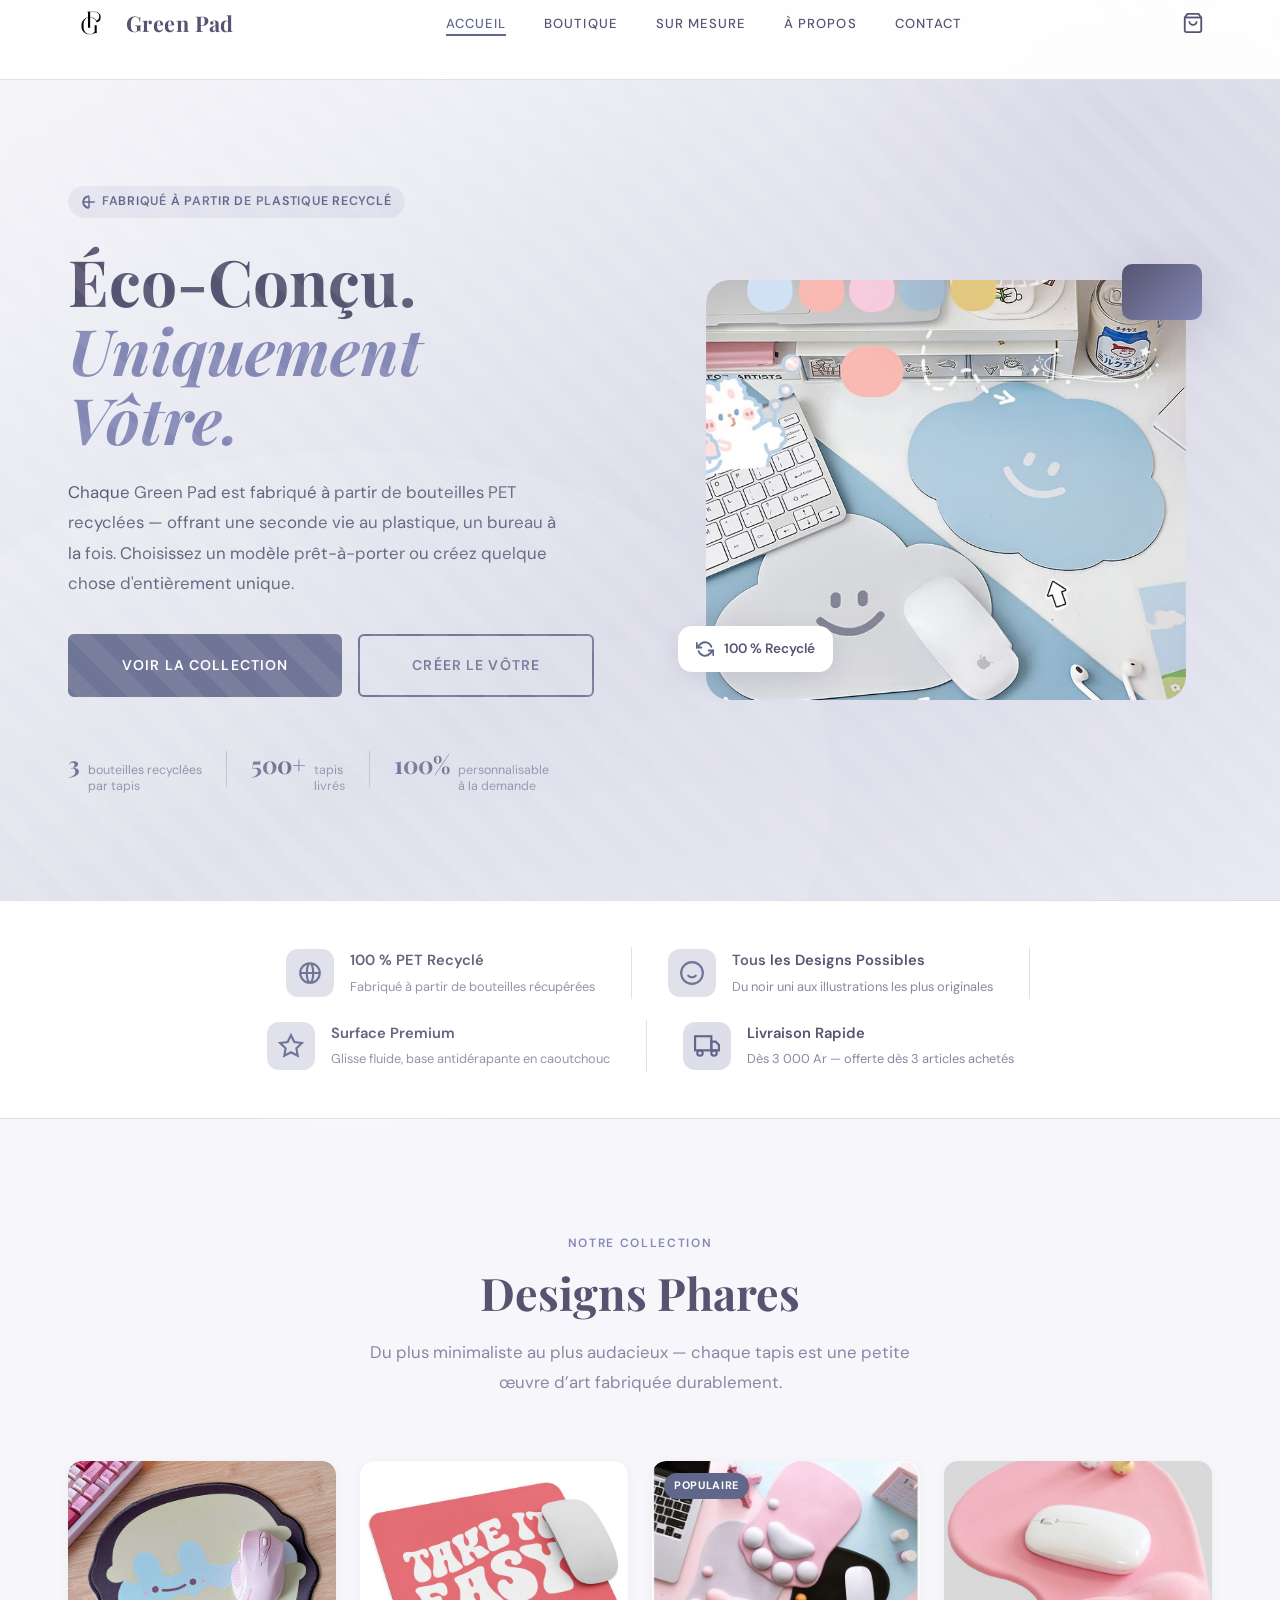
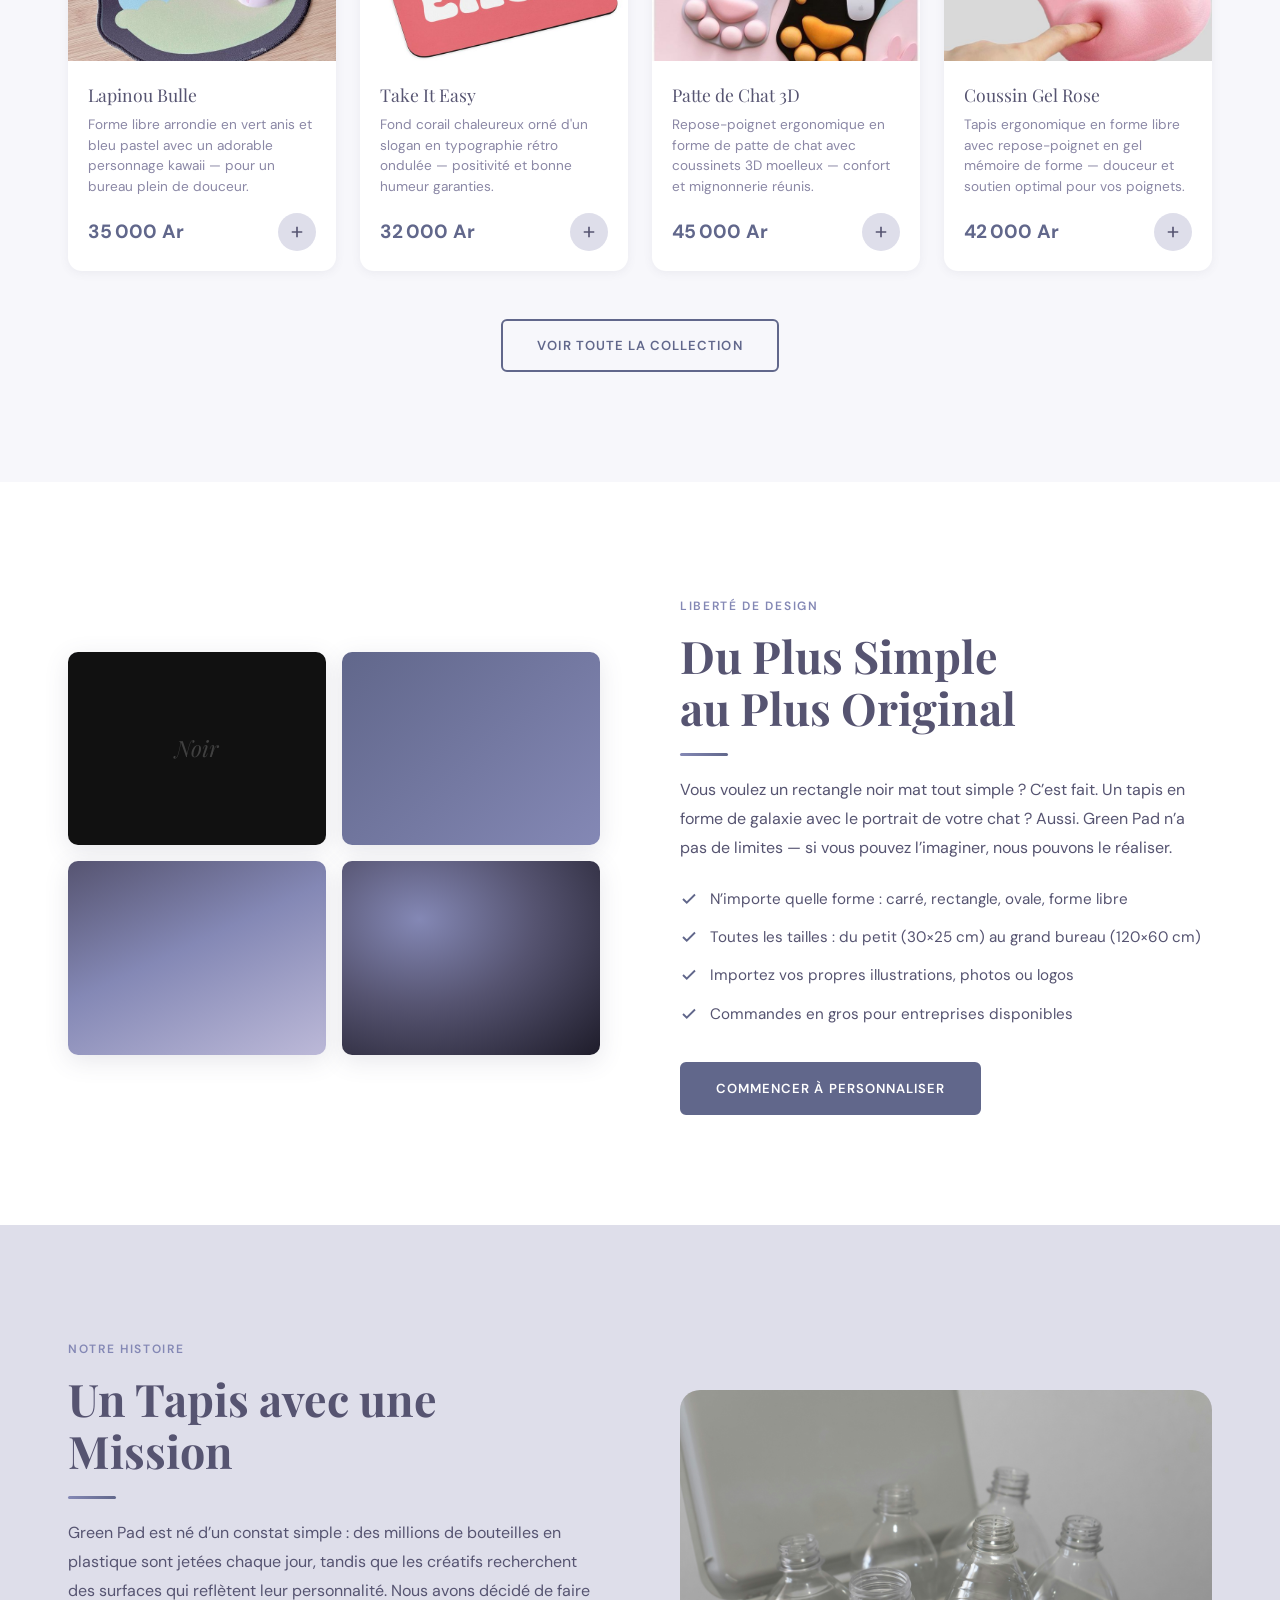
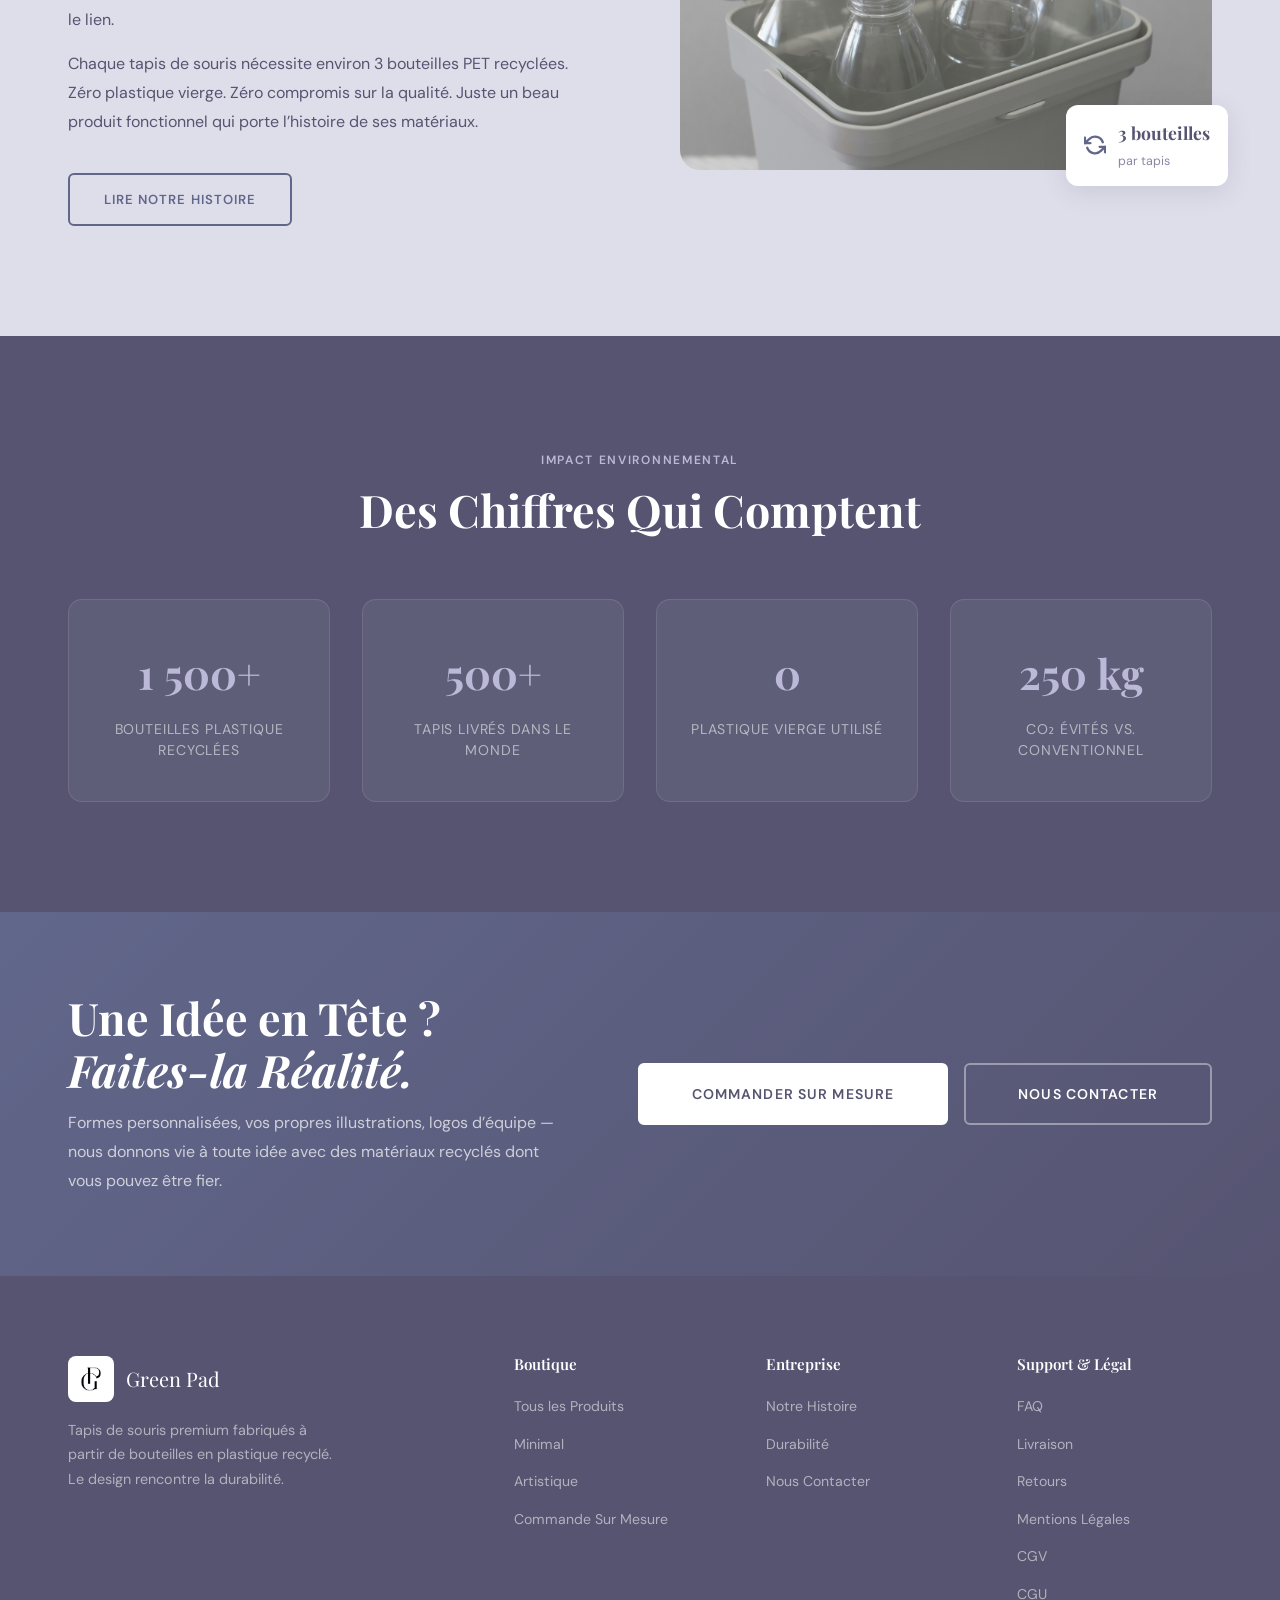
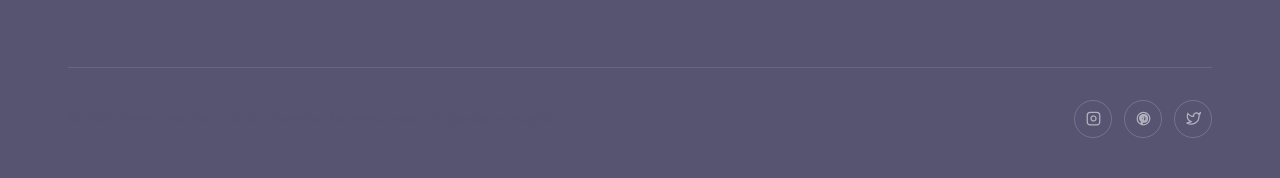
<file: index.html>
<!DOCTYPE html>
<html lang="fr">
<head>
  <meta charset="UTF-8" />
  <meta name="viewport" content="width=device-width, initial-scale=1.0" />
  <link rel="icon" href="assets/logo.jpeg" type="image/jpeg" />
  <title>Green Pad – Tapis de Souris Éco-Conçus</title>
  <meta name="description" content="Green Pad fabrique des tapis de souris premium à partir de bouteilles en plastique recyclé. Du noir minimal aux créations sur mesure — fait pour vous, meilleur pour la planète." />
  <link rel="stylesheet" href="css/style.css" />
  <link rel="stylesheet" href="css/home.css" />
</head>
<body>

<!-- ========== NAVIGATION ========== -->
<nav class="nav" id="navbar">
  <div class="container">
    <div class="nav__inner">
      <a href="index.html" class="nav__logo">
        <img src="assets/logo.jpeg" alt="Green Pad" class="nav__logo-img" />
        <span class="nav__logo-name">Green Pad</span>
      </a>
      <ul class="nav__links">
        <li><a href="index.html"   class="nav__link">Accueil</a></li>
        <li><a href="shop.html"    class="nav__link">Boutique</a></li>
        <li><a href="custom.html"  class="nav__link">Sur Mesure</a></li>
        <li><a href="about.html"   class="nav__link">À propos</a></li>
        <li><a href="contact.html" class="nav__link">Contact</a></li>
      </ul>
      <div class="nav__actions">
        <a href="cart.html" class="nav__cart" aria-label="Panier">
          <svg width="22" height="22" viewBox="0 0 24 24" fill="none" stroke="currentColor" stroke-width="2"><path d="M6 2L3 6v14a2 2 0 002 2h14a2 2 0 002-2V6l-3-4z"/><line x1="3" y1="6" x2="21" y2="6"/><path d="M16 10a4 4 0 01-8 0"/></svg>
          <span class="nav__cart-count cart-badge">0</span>
        </a>
        <button class="nav__hamburger" id="hamburger" aria-label="Menu">
          <span></span><span></span><span></span>
        </button>
      </div>
    </div>
  </div>
</nav>
<div class="nav__mobile" id="mobileNav">
  <ul class="nav__mobile-links">
    <li><a href="index.html"   class="nav__mobile-link">Accueil</a></li>
    <li><a href="shop.html"    class="nav__mobile-link">Boutique</a></li>
    <li><a href="custom.html"  class="nav__mobile-link">Sur Mesure</a></li>
    <li><a href="about.html"   class="nav__mobile-link">À propos</a></li>
    <li><a href="contact.html" class="nav__mobile-link">Contact</a></li>
    <li><a href="cart.html"    class="nav__mobile-link">Panier</a></li>
  </ul>
</div>

<!-- ========== HERO ========== -->
<section class="hero">
  <div class="container">
    <div class="hero__inner">
      <div class="hero__content">
        <span class="tag tag-eco hero__tag">
          <svg width="14" height="14" viewBox="0 0 24 24" fill="none" stroke="currentColor" stroke-width="2.5"><path d="M12 2a10 10 0 000 20"/><path d="M12 2C6.5 2 2 6.5 2 12s4.5 10 10 10"/><path d="M12 2v20M2 12h20"/></svg>
          Fabriqué à partir de Plastique Recyclé
        </span>
        <h1 class="hero__title">Éco-Conçu.<br /><em>Uniquement Vôtre.</em></h1>
        <p class="hero__desc">
          Chaque Green Pad est fabriqué à partir de bouteilles PET recyclées — offrant une seconde vie au plastique, un bureau à la fois. Choisissez un modèle prêt-à-porter ou créez quelque chose d'entièrement unique.
        </p>
        <div class="hero__actions">
          <a href="shop.html"   class="btn btn-primary btn-lg">Voir la Collection</a>
          <a href="custom.html" class="btn btn-secondary btn-lg">Créer le Vôtre</a>
        </div>
        <div class="hero__stats">
          <div class="hero__stat">
            <strong>3</strong><span>bouteilles recyclées<br/>par tapis</span>
          </div>
          <div class="hero__stat-divider"></div>
          <div class="hero__stat">
            <strong>500+</strong><span>tapis<br/>livrés</span>
          </div>
          <div class="hero__stat-divider"></div>
          <div class="hero__stat">
            <strong>100%</strong><span>personnalisable<br/>à la demande</span>
          </div>
        </div>
      </div>
      <div class="hero__visual">
        <div class="hero__photo-frame">
          <img
            src="assets/tapis 11.jpeg"
            alt="Bureau créatif avec tapis de souris Green Pad"
            class="hero__photo"
            loading="eager"
          />
          <div class="hero__photo-badge">
            <svg width="18" height="18" viewBox="0 0 24 24" fill="none" stroke="currentColor" stroke-width="2.5" stroke-linecap="round" stroke-linejoin="round"><polyline points="1 4 1 10 7 10"/><polyline points="23 20 23 14 17 14"/><path d="M20.49 9A9 9 0 0 0 5.64 5.64L1 10m22 4l-4.64 4.36A9 9 0 0 1 3.51 15"/></svg>
            <span>100 % Recyclé</span>
          </div>
          <div class="hero__photo-mini-pad pad--twilight"></div>
        </div>
      </div>
    </div>
  </div>
</section>

<!-- ========== FEATURES BAR ========== -->
<section class="features-bar">
  <div class="container">
    <div class="features-bar__inner">
      <div class="features-bar__item">
        <div class="features-bar__icon">
          <svg width="26" height="26" viewBox="0 0 24 24" fill="none" stroke="currentColor" stroke-width="2"><path d="M21 12a9 9 0 01-9 9m9-9a9 9 0 00-9-9m9 9H3m9 9a9 9 0 01-9-9m9 9c1.66 0 3-4.03 3-9s-1.34-9-3-9m0 18c-1.66 0-3-4.03-3-9s1.34-9 3-9m-9 9a9 9 0 019-9"/></svg>
        </div>
        <div>
          <strong>100 % PET Recyclé</strong>
          <p>Fabriqué à partir de bouteilles récupérées</p>
        </div>
      </div>
      <div class="features-bar__sep"></div>
      <div class="features-bar__item">
        <div class="features-bar__icon">
          <svg width="26" height="26" viewBox="0 0 24 24" fill="none" stroke="currentColor" stroke-width="2"><circle cx="12" cy="12" r="10"/><path d="M8 14s1.5 2 4 2 4-2 4-2"/><line x1="9" y1="9" x2="9.01" y2="9"/><line x1="15" y1="9" x2="15.01" y2="9"/></svg>
        </div>
        <div>
          <strong>Tous les Designs Possibles</strong>
          <p>Du noir uni aux illustrations les plus originales</p>
        </div>
      </div>
      <div class="features-bar__sep"></div>
      <div class="features-bar__item">
        <div class="features-bar__icon">
          <svg width="26" height="26" viewBox="0 0 24 24" fill="none" stroke="currentColor" stroke-width="2"><polygon points="12 2 15.09 8.26 22 9.27 17 14.14 18.18 21.02 12 17.77 5.82 21.02 7 14.14 2 9.27 8.91 8.26 12 2"/></svg>
        </div>
        <div>
          <strong>Surface Premium</strong>
          <p>Glisse fluide, base antidérapante en caoutchouc</p>
        </div>
      </div>
      <div class="features-bar__sep"></div>
      <div class="features-bar__item">
        <div class="features-bar__icon">
          <svg width="26" height="26" viewBox="0 0 24 24" fill="none" stroke="currentColor" stroke-width="2"><rect x="1" y="3" width="15" height="13"/><polygon points="16 8 20 8 23 11 23 16 16 16 16 8"/><circle cx="5.5" cy="18.5" r="2.5"/><circle cx="18.5" cy="18.5" r="2.5"/></svg>
        </div>
        <div>
          <strong>Livraison Rapide</strong>
          <p>Dès 3 000 Ar — offerte dès 3 articles achetés</p>
        </div>
      </div>
    </div>
  </div>
</section>

<!-- ========== FEATURED PRODUCTS ========== -->
<section class="section bg-subtle">
  <div class="container">
    <div class="section-header">
      <span class="section-label">Notre Collection</span>
      <h2 class="section-title">Designs Phares</h2>
      <p class="section-desc">Du plus minimaliste au plus audacieux — chaque tapis est une petite œuvre d’art fabriquée durablement.</p>
    </div>
    <div class="grid-4 featured-grid" id="featuredGrid"></div>
    <div class="text-center" style="margin-top:48px;">
      <a href="shop.html" class="btn btn-secondary">Voir Toute la Collection</a>
    </div>
  </div>
</section>

<!-- ========== SPLIT: FROM SIMPLE TO ORIGINAL ========== -->
<section class="section split-section">
  <div class="container">
    <div class="split-section__inner">
      <div class="split-section__pads">
        <div class="split-mini pad--classic">
          <span style="color:rgba(255,255,255,0.2);font-family:var(--font-heading);font-size:1.4rem;font-style:italic;">Noir</span>
        </div>
        <div class="split-mini pad--geometric"></div>
        <div class="split-mini pad--organic"></div>
        <div class="split-mini pad--stellar"></div>
      </div>
      <div class="split-section__content">
        <span class="section-label">Liberté de Design</span>
        <h2>Du Plus Simple<br />au Plus Original</h2>
        <div class="divider divider-left"></div>
        <p>Vous voulez un rectangle noir mat tout simple ? C’est fait. Un tapis en forme de galaxie avec le portrait de votre chat ? Aussi. Green Pad n’a pas de limites — si vous pouvez l’imaginer, nous pouvons le réaliser.</p>
        <ul class="feature-list" style="margin-top:24px;">
          <li>
            <svg width="18" height="18" viewBox="0 0 24 24" fill="none" stroke="var(--c4)" stroke-width="2.5"><polyline points="20 6 9 17 4 12"/></svg>
            N’importe quelle forme : carré, rectangle, ovale, forme libre
          </li>
          <li>
            <svg width="18" height="18" viewBox="0 0 24 24" fill="none" stroke="var(--c4)" stroke-width="2.5"><polyline points="20 6 9 17 4 12"/></svg>
            Toutes les tailles : du petit (30×25 cm) au grand bureau (120×60 cm)
          </li>
          <li>
            <svg width="18" height="18" viewBox="0 0 24 24" fill="none" stroke="var(--c4)" stroke-width="2.5"><polyline points="20 6 9 17 4 12"/></svg>
            Importez vos propres illustrations, photos ou logos
          </li>
          <li>
            <svg width="18" height="18" viewBox="0 0 24 24" fill="none" stroke="var(--c4)" stroke-width="2.5"><polyline points="20 6 9 17 4 12"/></svg>
            Commandes en gros pour entreprises disponibles
          </li>
        </ul>
        <a href="custom.html" class="btn btn-primary" style="margin-top:36px;">Commencer à Personnaliser</a>
      </div>
    </div>
  </div>
</section>

<!-- ========== ABOUT TEASER ========== -->
<section class="section bg-light about-teaser">
  <div class="container">
    <div class="grid-2" style="align-items:center; gap:80px;">
      <div>
        <span class="section-label">Notre Histoire</span>
        <h2>Un Tapis avec une Mission</h2>
        <div class="divider divider-left"></div>
        <p>Green Pad est né d’un constat simple : des millions de bouteilles en plastique sont jetées chaque jour, tandis que les créatifs recherchent des surfaces qui reflètent leur personnalité. Nous avons décidé de faire le lien.</p>
        <p style="margin-top:16px;">Chaque tapis de souris nécessite environ 3 bouteilles PET recyclées. Zéro plastique vierge. Zéro compromis sur la qualité. Juste un beau produit fonctionnel qui porte l’histoire de ses matériaux.</p>
        <a href="about.html" class="btn btn-secondary" style="margin-top:36px;">Lire Notre Histoire</a>
      </div>
      <div class="about-teaser__visual">
        <div class="about-photo-wrap">
          <img
            src="assets/bouteille.jpg"
            alt="Bouteilles recyclées pour Green Pad"
            class="about-photo"
            loading="lazy"
          />
          <div class="about-photo-badge">
            <svg width="22" height="22" viewBox="0 0 24 24" fill="none" stroke="var(--c4)" stroke-width="2.5" stroke-linecap="round" stroke-linejoin="round"><polyline points="1 4 1 10 7 10"/><polyline points="23 20 23 14 17 14"/><path d="M20.49 9A9 9 0 0 0 5.64 5.64L1 10m22 4l-4.64 4.36A9 9 0 0 1 3.51 15"/></svg>
            <div>
              <strong>3 bouteilles</strong>
              <span>par tapis</span>
            </div>
          </div>
        </div>
      </div>
    </div>
  </div>
</section>

<!-- ========== IMPACT STATS ========== -->
<section class="section impact-section">
  <div class="container">
    <div class="section-header">
      <span class="section-label">Impact Environnemental</span>
      <h2>Des Chiffres Qui Comptent</h2>
    </div>
    <div class="impact-grid">
      <div class="impact-card">
        <div class="impact-card__num">1 500+</div>
        <div class="impact-card__label">Bouteilles Plastique Recyclées</div>
      </div>
      <div class="impact-card">
        <div class="impact-card__num">500+</div>
        <div class="impact-card__label">Tapis Livrés dans le Monde</div>
      </div>
      <div class="impact-card">
        <div class="impact-card__num">0</div>
        <div class="impact-card__label">Plastique Vierge Utilisé</div>
      </div>
      <div class="impact-card">
        <div class="impact-card__num">250 kg</div>
        <div class="impact-card__label">CO₂ Évités vs. Conventionnel</div>
      </div>
    </div>
  </div>
</section>

<!-- ========== CUSTOM CTA BANNER ========== -->
<section class="cta-banner">
  <div class="container">
    <div class="cta-banner__inner">
      <div>
        <h2 style="color:white;">Une Idée en Tête ?<br /><em>Faites-la Réalité.</em></h2>
        <p style="color:rgba(255,255,255,0.7); margin-top:14px; max-width:500px;">Formes personnalisées, vos propres illustrations, logos d’équipe — nous donnons vie à toute idée avec des matériaux recyclés dont vous pouvez être fier.</p>
      </div>
      <div class="cta-banner__actions">
        <a href="custom.html" class="btn btn-white btn-lg">Commander sur Mesure</a>
        <a href="contact.html" class="btn btn-lg" style="border:2px solid rgba(255,255,255,0.4);color:white;">Nous Contacter</a>
      </div>
    </div>
  </div>
</section>

<!-- ========== FOOTER ========== -->
<footer class="footer">
  <div class="container">
    <div class="footer__grid">
      <div class="footer__brand">
        <div class="footer__logo">
          <img src="assets/logo.jpeg" alt="Green Pad" class="footer__logo-img" />
          <span class="footer__logo-name">Green Pad</span>
        </div>
        <p>Tapis de souris premium fabriqués à partir de bouteilles en plastique recyclé. Le design rencontre la durabilité.</p>
      </div>
      <div>
        <h4 class="footer__heading">Boutique</h4>
        <ul class="footer__links">
          <li><a href="shop.html" class="footer__link">Tous les Produits</a></li>
          <li><a href="shop.html?filter=minimal" class="footer__link">Minimal</a></li>
          <li><a href="shop.html?filter=artistic" class="footer__link">Artistique</a></li>
          <li><a href="custom.html" class="footer__link">Commande Sur Mesure</a></li>
        </ul>
      </div>
      <div>
        <h4 class="footer__heading">Entreprise</h4>
        <ul class="footer__links">
          <li><a href="about.html" class="footer__link">Notre Histoire</a></li>
          <li><a href="about.html#sustainability" class="footer__link">Durabilité</a></li>
          <li><a href="contact.html" class="footer__link">Nous Contacter</a></li>
        </ul>
      </div>
      <div>
        <h4 class="footer__heading">Support &amp; Légal</h4>
        <ul class="footer__links">
          <li><a href="contact.html#faq" class="footer__link">FAQ</a></li>
          <li><a href="#" class="footer__link">Livraison</a></li>
          <li><a href="#" class="footer__link">Retours</a></li>
          <li><a href="mentions-legales.html" class="footer__link">Mentions Légales</a></li>
          <li><a href="cgv.html" class="footer__link">CGV</a></li>
          <li><a href="cgu.html" class="footer__link">CGU</a></li>
        </ul>
      </div>
    </div>
    <div class="footer__bottom">
      <p>&copy; 2025 Green Pad. Tous droits réservés. Fait avec amour &amp; plastique recyclé.</p>
      <div class="footer__social">
        <a href="#" class="footer__social-link" aria-label="Instagram">
          <svg width="15" height="15" viewBox="0 0 24 24" fill="none" stroke="currentColor" stroke-width="2"><rect x="2" y="2" width="20" height="20" rx="5"/><path d="M16 11.37A4 4 0 1112.63 8 4 4 0 0116 11.37z"/><line x1="17.5" y1="6.5" x2="17.51" y2="6.5"/></svg>
        </a>
        <a href="#" class="footer__social-link" aria-label="Pinterest">
          <svg width="15" height="15" viewBox="0 0 24 24" fill="none" stroke="currentColor" stroke-width="2"><path d="M12 2C6.48 2 2 6.48 2 12c0 4.24 2.65 7.86 6.39 9.29-.09-.78-.17-1.98.04-2.83.18-.78 1.2-5.08 1.2-5.08s-.31-.61-.31-1.52c0-1.42.82-2.49 1.85-2.49.87 0 1.3.66 1.3 1.44 0 .88-.56 2.2-.85 3.42-.24 1.02.5 1.85 1.49 1.85 1.78 0 3.15-1.88 3.15-4.59 0-2.4-1.73-4.08-4.2-4.08-2.86 0-4.54 2.14-4.54 4.36 0 .86.33 1.79.74 2.3a.3.3 0 01.07.28l-.28 1.13c-.04.19-.14.23-.33.14-1.25-.58-2.03-2.42-2.03-3.89 0-3.16 2.3-6.07 6.63-6.07 3.48 0 6.19 2.48 6.19 5.8 0 3.46-2.18 6.24-5.2 6.24-1.02 0-1.97-.53-2.3-1.15l-.62 2.38c-.23.87-.84 1.96-1.25 2.62.94.29 1.94.45 2.97.45 5.52 0 10-4.48 10-10S17.52 2 12 2z"/></svg>
        </a>
        <a href="#" class="footer__social-link" aria-label="Twitter / X">
          <svg width="15" height="15" viewBox="0 0 24 24" fill="none" stroke="currentColor" stroke-width="2"><path d="M23 3a10.9 10.9 0 01-3.14 1.53 4.48 4.48 0 00-7.86 3v1A10.66 10.66 0 013 4s-4 9 5 13a11.64 11.64 0 01-7 2c9 5 20 0 20-11.5a4.5 4.5 0 00-.08-.83A7.72 7.72 0 0023 3z"/></svg>
        </a>
      </div>
    </div>
  </div>
</footer>

<script src="js/main.js"></script>
<script src="js/shop.js"></script>
<script>
  document.addEventListener('DOMContentLoaded', () => {
    const grid = document.getElementById('featuredGrid');
    if (!grid || !window.PRODUCTS) return;
    const featured = PRODUCTS.slice(0, 4);
    grid.innerHTML = featured.map(p => `
      <div class="product-card">
        <a href="shop.html">
          <div class="product-card__img">
            <img src="assets/${p.img}" alt="${p.name}" class="product-card__photo" loading="lazy" onerror="this.style.display='none'" />
            ${p.badge ? `<span class="product-card__badge">${p.badge}</span>` : ''}
          </div>
        </a>
        <div class="product-card__body">
          <div class="product-card__name">${p.name}</div>
          <div class="product-card__desc">${p.desc}</div>
          <div class="product-card__footer">
            <span class="product-card__price">${GP.formatPrice(p.price)}</span>
            <button class="product-card__btn" data-id="${p.id}" title="Ajouter au panier" aria-label="Ajouter au panier">
              <svg width="18" height="18" viewBox="0 0 24 24" fill="none" stroke="currentColor" stroke-width="2.2"><line x1="12" y1="5" x2="12" y2="19"/><line x1="5" y1="12" x2="19" y2="12"/></svg>
            </button>
          </div>
        </div>
      </div>
    `).join('');

    grid.querySelectorAll('.product-card__btn').forEach(btn => {
      btn.addEventListener('click', () => {
        const p = PRODUCTS.find(x => x.id === +btn.dataset.id);
        if (p) GP.addToCart({ id: p.id, name: p.name, price: p.price, padClass: p.padClass, size: p.sizes[1] || p.sizes[0] });
      });
    });
  });
</script>
</body>
</html>
</file>
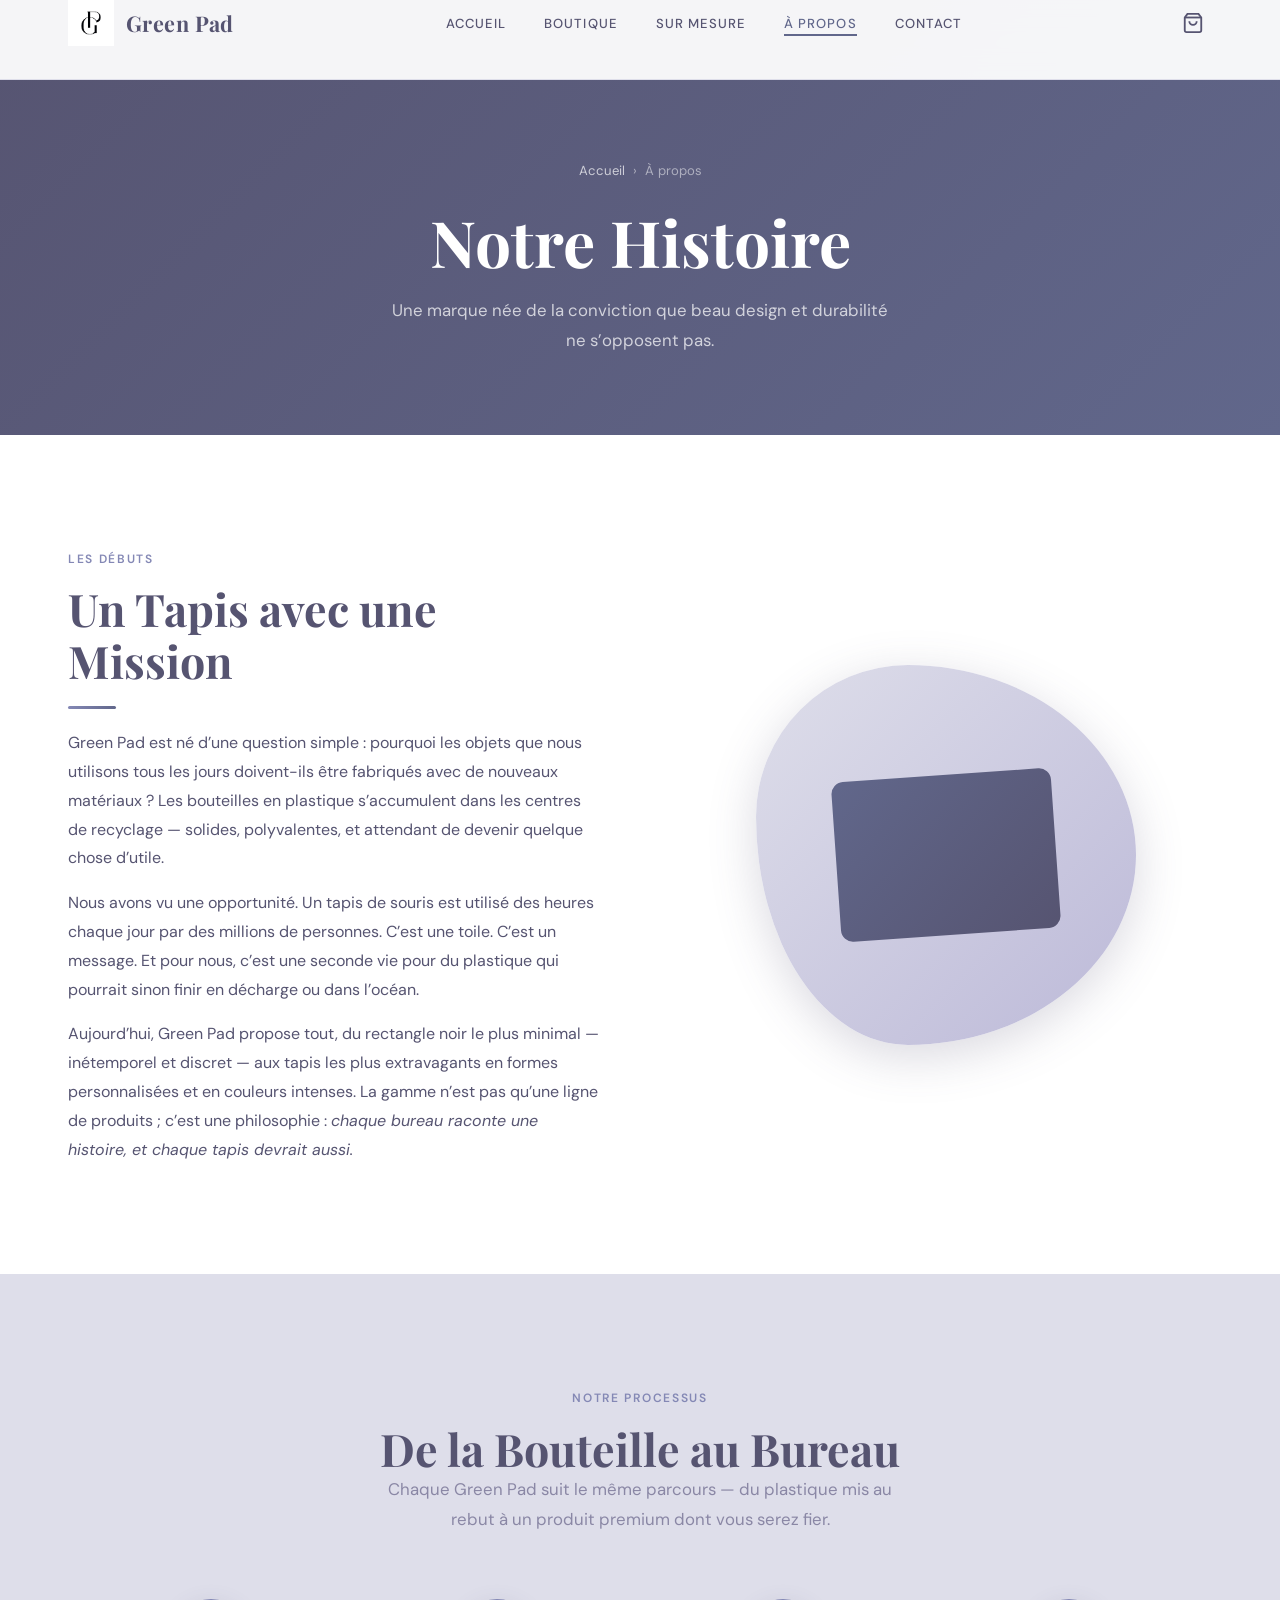
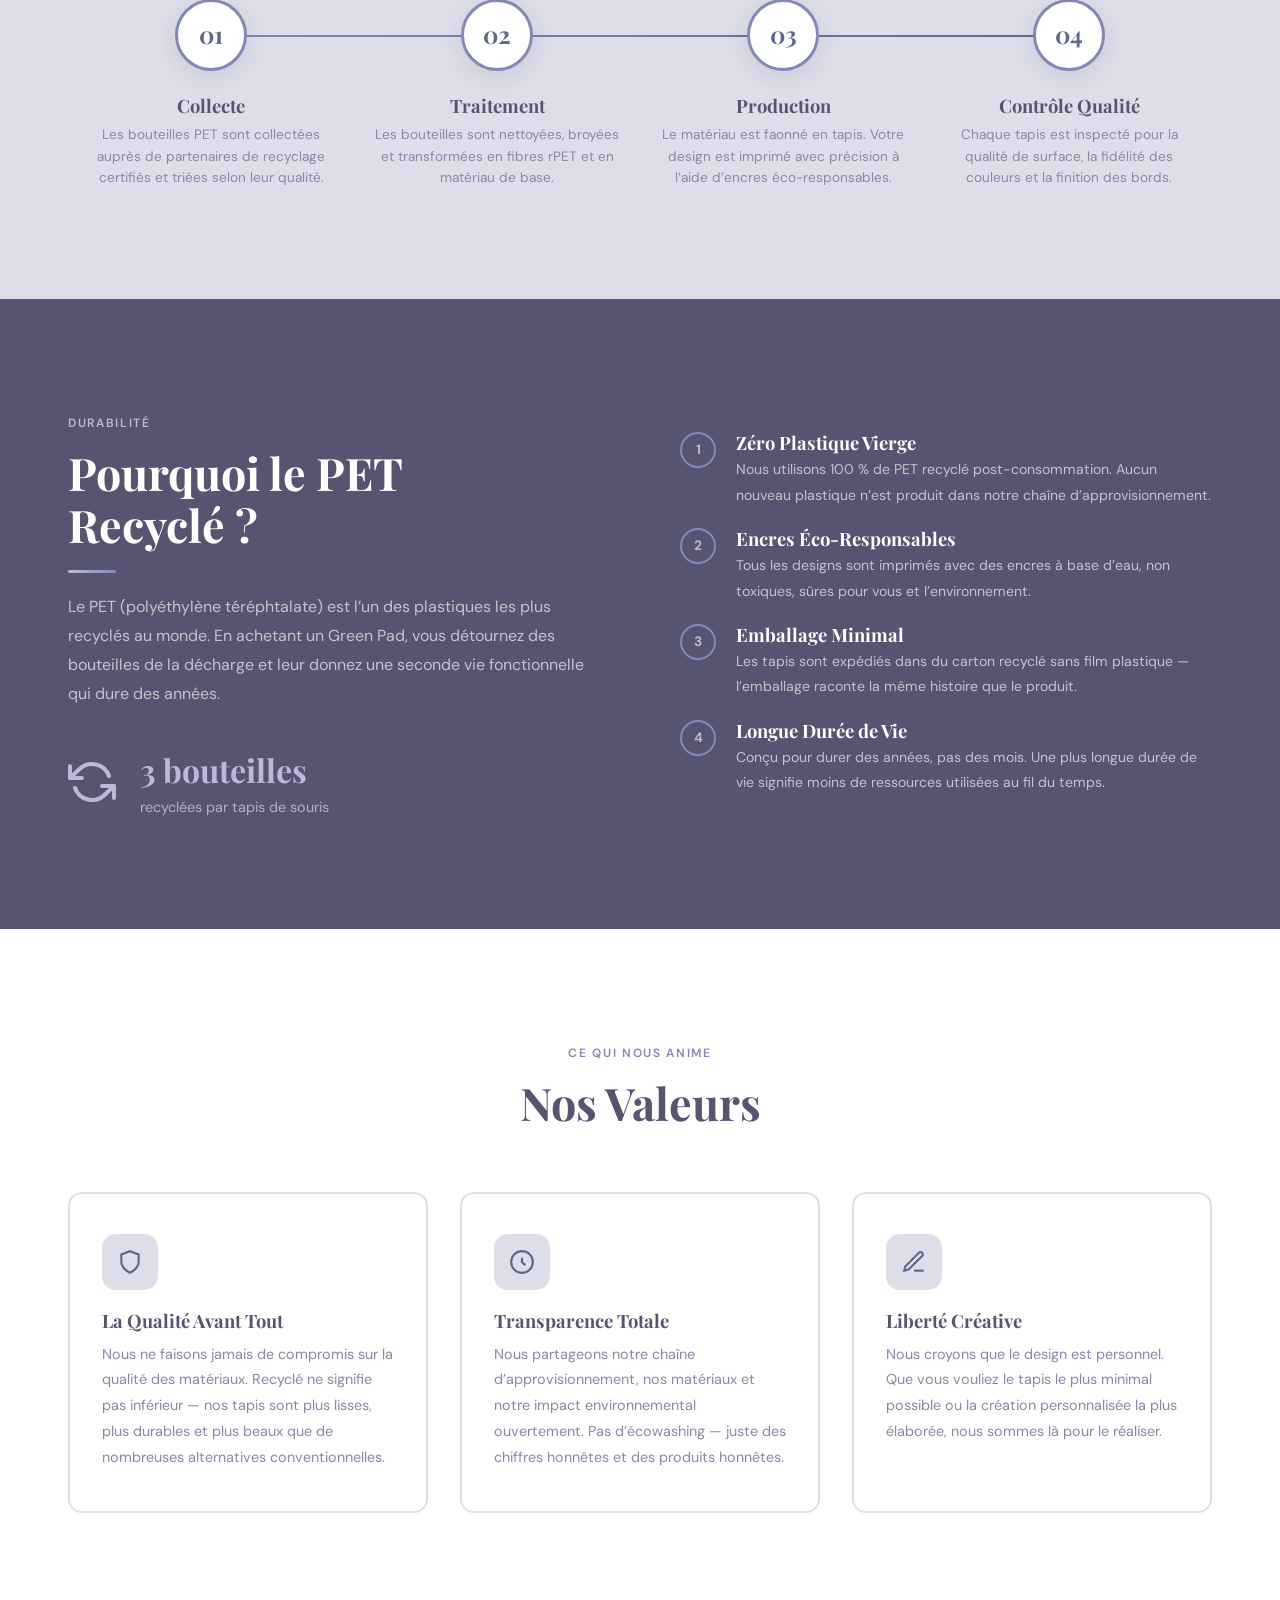
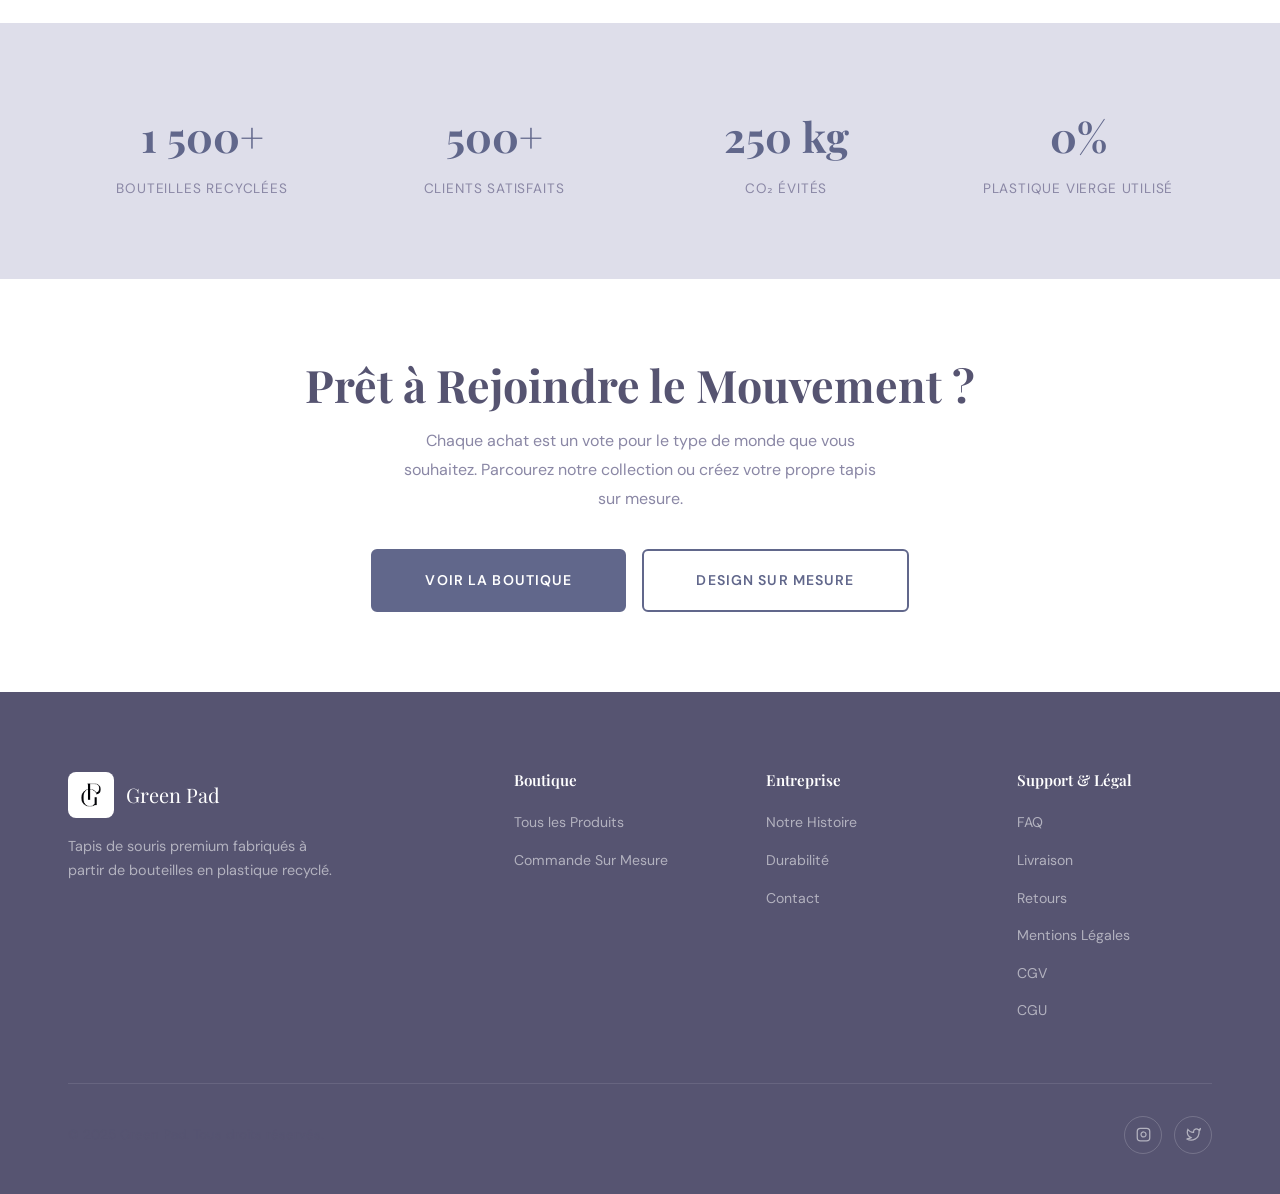
<file: about.html>
<!DOCTYPE html>
<html lang="fr">
<head>
  <meta charset="UTF-8" />
  <meta name="viewport" content="width=device-width, initial-scale=1.0" />
  <link rel="icon" href="assets/logo.jpeg" type="image/jpeg" />
  <title>À propos – Green Pad</title>
  <meta name="description" content="L’histoire de Green Pad — comment nous transformons des bouteilles en plastique recyclé en tapis de souris premium et sur mesure." />
  <link rel="stylesheet" href="css/style.css" />
  <style>
    .story-section { padding: 110px 0; }
    .story-grid { display: grid; grid-template-columns: 1fr 1fr; gap: 80px; align-items: center; }
    .story-visual { position: relative; display: flex; align-items: center; justify-content: center; }
    .story-blob { width: 380px; height: 380px; border-radius: 40% 60% 60% 40% / 40% 50% 50% 60%; background: linear-gradient(135deg, var(--c1), var(--c2)); display: flex; align-items: center; justify-content: center; box-shadow: var(--shadow-lg); }
    .story-pad { width: 220px; height: 160px; border-radius: 12px; background: linear-gradient(135deg, var(--c4), var(--c5)); box-shadow: var(--shadow-xl); transform: rotate(-4deg); }
    .process-section { background: var(--c1); padding: 110px 0; }
    .process-steps { display: grid; grid-template-columns: repeat(4, 1fr); gap: 0; position: relative; }
    .process-steps::before { content: ''; position: absolute; top: 36px; left: 10%; right: 10%; height: 2px; background: linear-gradient(90deg, var(--c3), var(--c4)); z-index: 0; }
    .process-step { text-align: center; padding: 0 20px; position: relative; z-index: 1; }
    .process-step__num { width: 72px; height: 72px; border-radius: 50%; background: white; border: 3px solid var(--c3); display: flex; align-items: center; justify-content: center; margin: 0 auto 24px; font-family: var(--font-heading); font-size: 1.5rem; font-weight: 700; color: var(--c4); box-shadow: var(--shadow-md); }
    .process-step h4 { margin-bottom: 8px; }
    .process-step p { font-size: 0.85rem; color: var(--text-light); line-height: 1.6; }
    .values-section { padding: 110px 0; }
    .values-grid { display: grid; grid-template-columns: repeat(3, 1fr); gap: 32px; }
    .value-card { padding: 40px 32px; border-radius: var(--radius-md); border: 2px solid var(--c1); transition: var(--transition); }
    .value-card:hover { border-color: var(--c3); box-shadow: var(--shadow-md); transform: translateY(-4px); }
    .value-icon { width: 56px; height: 56px; border-radius: 14px; background: var(--c1); display: flex; align-items: center; justify-content: center; color: var(--c4); margin-bottom: 20px; }
    .value-card h4 { margin-bottom: 10px; }
    .value-card p { font-size: 0.9rem; color: var(--text-light); }
    .materials-section { background: var(--c5); padding: 110px 0; color: white; }
    .materials-section h2, .materials-section h3 { color: white; }
    .materials-section p { color: rgba(255,255,255,0.65); }
    .materials-grid { display: grid; grid-template-columns: 1fr 1fr; gap: 80px; align-items: center; }
    .bottle-count { display: flex; align-items: center; gap: 24px; margin-top: 36px; }
    .bottle-icon { font-size: 3rem; }
    .bottle-info strong { font-size: 2rem; font-family: var(--font-heading); color: var(--c2); }
    .bottle-info span { font-size: 0.9rem; color: rgba(255,255,255,0.55); display: block; }
    .steps-list { display: flex; flex-direction: column; gap: 20px; }
    .steps-list-item { display: flex; gap: 20px; align-items: flex-start; }
    .steps-list-num { width: 36px; height: 36px; border-radius: 50%; border: 2px solid var(--c3); display: flex; align-items: center; justify-content: center; font-size: 0.85rem; font-weight: 700; color: var(--c2); flex-shrink: 0; }
    .steps-list-item h4 { color: white; margin-bottom: 4px; }
    .steps-list-item p { font-size: 0.88rem; }
    @media (max-width: 900px) {
      .story-grid, .materials-grid { grid-template-columns: 1fr; gap: 48px; }
      .story-visual { display: none; }
      .process-steps { grid-template-columns: 1fr 1fr; gap: 40px; }
      .process-steps::before { display: none; }
      .values-grid { grid-template-columns: 1fr 1fr; }
    }
    @media (max-width: 480px) {
      .values-grid, .process-steps { grid-template-columns: 1fr; }
    }
  </style>
</head>
<body>

<!-- NAVIGATION -->
<nav class="nav" id="navbar">
  <div class="container">
    <div class="nav__inner">
      <a href="index.html" class="nav__logo">
        <img src="assets/logo.jpeg" alt="Green Pad" class="nav__logo-img" />
        <span class="nav__logo-name">Green Pad</span>
      </a>
      <ul class="nav__links">
        <li><a href="index.html"   class="nav__link">Accueil</a></li>
        <li><a href="shop.html"    class="nav__link">Boutique</a></li>
        <li><a href="custom.html"  class="nav__link">Sur Mesure</a></li>
        <li><a href="about.html"   class="nav__link">À propos</a></li>
        <li><a href="contact.html" class="nav__link">Contact</a></li>
      </ul>
      <div class="nav__actions">
        <a href="cart.html" class="nav__cart" aria-label="Panier">
          <svg width="22" height="22" viewBox="0 0 24 24" fill="none" stroke="currentColor" stroke-width="2"><path d="M6 2L3 6v14a2 2 0 002 2h14a2 2 0 002-2V6l-3-4z"/><line x1="3" y1="6" x2="21" y2="6"/><path d="M16 10a4 4 0 01-8 0"/></svg>
          <span class="nav__cart-count cart-badge">0</span>
        </a>
        <button class="nav__hamburger" id="hamburger" aria-label="Menu"><span></span><span></span><span></span></button>
      </div>
    </div>
  </div>
</nav>
<div class="nav__mobile" id="mobileNav">
  <ul class="nav__mobile-links">
    <li><a href="index.html"   class="nav__mobile-link">Accueil</a></li>
    <li><a href="shop.html"    class="nav__mobile-link">Boutique</a></li>
    <li><a href="custom.html"  class="nav__mobile-link">Sur Mesure</a></li>
    <li><a href="about.html"   class="nav__mobile-link">À propos</a></li>
    <li><a href="contact.html" class="nav__mobile-link">Contact</a></li>
    <li><a href="cart.html"    class="nav__mobile-link">Panier</a></li>
  </ul>
</div>

<!-- PAGE HEADER -->
<div class="page-header">
  <div class="container">
    <div class="breadcrumb"><a href="index.html">Accueil</a><span>›</span><span>À propos</span></div>
    <h1>Notre Histoire</h1>
    <p>Une marque née de la conviction que beau design et durabilité ne s’opposent pas.</p>
  </div>
</div>

<!-- STORY -->
<section class="story-section">
  <div class="container">
    <div class="story-grid">
      <div>
        <span class="section-label">Les Débuts</span>
        <h2>Un Tapis avec une Mission</h2>
        <div class="divider divider-left"></div>
        <p>Green Pad est né d’une question simple : pourquoi les objets que nous utilisons tous les jours doivent-ils être fabriqués avec de nouveaux matériaux ? Les bouteilles en plastique s’accumulent dans les centres de recyclage — solides, polyvalentes, et attendant de devenir quelque chose d’utile.</p>
        <p style="margin-top:16px;">Nous avons vu une opportunité. Un tapis de souris est utilisé des heures chaque jour par des millions de personnes. C’est une toile. C’est un message. Et pour nous, c’est une seconde vie pour du plastique qui pourrait sinon finir en décharge ou dans l’océan.</p>
        <p style="margin-top:16px;">Aujourd’hui, Green Pad propose tout, du rectangle noir le plus minimal — inétemporel et discret — aux tapis les plus extravagants en formes personnalisées et en couleurs intenses. La gamme n’est pas qu’une ligne de produits ; c’est une philosophie : <em>chaque bureau raconte une histoire, et chaque tapis devrait aussi.</em></p>
      </div>
      <div class="story-visual">
        <div class="story-blob">
          <div class="story-pad"></div>
        </div>
      </div>
    </div>
  </div>
</section>

<!-- PROCESS -->
<section class="process-section">
  <div class="container">
    <div class="section-header">
      <span class="section-label">Notre Processus</span>
      <h2>De la Bouteille au Bureau</h2>
      <p class="section-desc">Chaque Green Pad suit le même parcours — du plastique mis au rebut à un produit premium dont vous serez fier.</p>
    </div>
    <div class="process-steps">
      <div class="process-step">
        <div class="process-step__num">01</div>
        <h4>Collecte</h4>
        <p>Les bouteilles PET sont collectées auprès de partenaires de recyclage certifiés et triées selon leur qualité.</p>
      </div>
      <div class="process-step">
        <div class="process-step__num">02</div>
        <h4>Traitement</h4>
        <p>Les bouteilles sont nettoyées, broyées et transformées en fibres rPET et en matériau de base.</p>
      </div>
      <div class="process-step">
        <div class="process-step__num">03</div>
        <h4>Production</h4>
        <p>Le matériau est faonné en tapis. Votre design est imprimé avec précision à l’aide d’encres éco-responsables.</p>
      </div>
      <div class="process-step">
        <div class="process-step__num">04</div>
        <h4>Contrôle Qualité</h4>
        <p>Chaque tapis est inspecté pour la qualité de surface, la fidélité des couleurs et la finition des bords.</p>
      </div>
    </div>
  </div>
</section>

<!-- MATERIALS / SUSTAINABILITY -->
<section class="materials-section" id="sustainability">
  <div class="container">
    <div class="materials-grid">
      <div>
        <span class="section-label" style="color:var(--c2);">Durabilité</span>
        <h2>Pourquoi le PET Recyclé ?</h2>
        <div class="divider divider-left" style="background:linear-gradient(90deg,var(--c2),var(--c3));"></div>
        <p>Le PET (polyéthylène téréphtalate) est l’un des plastiques les plus recyclés au monde. En achetant un Green Pad, vous détournez des bouteilles de la décharge et leur donnez une seconde vie fonctionnelle qui dure des années.</p>
        <div class="bottle-count">
          <div class="bottle-icon" style="display:flex;align-items:center;">
            <svg width="48" height="48" viewBox="0 0 24 24" fill="none" stroke="var(--c2)" stroke-width="2" stroke-linecap="round" stroke-linejoin="round"><polyline points="1 4 1 10 7 10"/><polyline points="23 20 23 14 17 14"/><path d="M20.49 9A9 9 0 0 0 5.64 5.64L1 10m22 4l-4.64 4.36A9 9 0 0 1 3.51 15"/></svg>
          </div>
          <div class="bottle-info">
            <strong>3 bouteilles</strong>
            <span>recyclées par tapis de souris</span>
          </div>
        </div>
      </div>
      <div>
        <div class="steps-list">
          <div class="steps-list-item">
            <div class="steps-list-num">1</div>
            <div>
              <h4>Zéro Plastique Vierge</h4>
              <p>Nous utilisons 100 % de PET recyclé post-consommation. Aucun nouveau plastique n’est produit dans notre chaîne d’approvisionnement.</p>
            </div>
          </div>
          <div class="steps-list-item">
            <div class="steps-list-num">2</div>
            <div>
              <h4>Encres Éco-Responsables</h4>
              <p>Tous les designs sont imprimés avec des encres à base d’eau, non toxiques, sûres pour vous et l’environnement.</p>
            </div>
          </div>
          <div class="steps-list-item">
            <div class="steps-list-num">3</div>
            <div>
              <h4>Emballage Minimal</h4>
              <p>Les tapis sont expédiés dans du carton recyclé sans film plastique — l’emballage raconte la même histoire que le produit.</p>
            </div>
          </div>
          <div class="steps-list-item">
            <div class="steps-list-num">4</div>
            <div>
              <h4>Longue Durée de Vie</h4>
              <p>Conçu pour durer des années, pas des mois. Une plus longue durée de vie signifie moins de ressources utilisées au fil du temps.</p>
            </div>
          </div>
        </div>
      </div>
    </div>
  </div>
</section>

<!-- VALUES -->
<section class="values-section">
  <div class="container">
    <div class="section-header">
      <span class="section-label">Ce Qui Nous Anime</span>
      <h2>Nos Valeurs</h2>
    </div>
    <div class="values-grid">
      <div class="value-card">
        <div class="value-icon">
          <svg width="26" height="26" viewBox="0 0 24 24" fill="none" stroke="currentColor" stroke-width="2"><path d="M12 22s8-4 8-10V5l-8-3-8 3v7c0 6 8 10 8 10z"/></svg>
        </div>
        <h4>La Qualité Avant Tout</h4>
        <p>Nous ne faisons jamais de compromis sur la qualité des matériaux. Recyclé ne signifie pas inférieur — nos tapis sont plus lisses, plus durables et plus beaux que de nombreuses alternatives conventionnelles.</p>
      </div>
      <div class="value-card">
        <div class="value-icon">
          <svg width="26" height="26" viewBox="0 0 24 24" fill="none" stroke="currentColor" stroke-width="2"><circle cx="12" cy="12" r="10"/><path d="M12 8v4l3 3"/></svg>
        </div>
        <h4>Transparence Totale</h4>
        <p>Nous partageons notre chaîne d’approvisionnement, nos matériaux et notre impact environnemental ouvertement. Pas d’écowashing — juste des chiffres honnêtes et des produits honnêtes.</p>
      </div>
      <div class="value-card">
        <div class="value-icon">
          <svg width="26" height="26" viewBox="0 0 24 24" fill="none" stroke="currentColor" stroke-width="2"><path d="M12 20h9"/><path d="M16.5 3.5a2.121 2.121 0 013 3L7 19l-4 1 1-4L16.5 3.5z"/></svg>
        </div>
        <h4>Liberté Créative</h4>
        <p>Nous croyons que le design est personnel. Que vous vouliez le tapis le plus minimal possible ou la création personnalisée la plus élaborée, nous sommes là pour le réaliser.</p>
      </div>
    </div>
  </div>
</section>

<!-- IMPACT NUMBERS -->
<section style="background:var(--c1);padding:80px 0;">
  <div class="container">
    <div style="display:grid;grid-template-columns:repeat(4,1fr);gap:24px;text-align:center;">
      <div>
        <div style="font-family:var(--font-heading);font-size:2.6rem;font-weight:700;color:var(--c4);margin-bottom:8px;">1 500+</div>
        <div style="font-size:0.85rem;color:var(--text-light);text-transform:uppercase;letter-spacing:0.06em;">Bouteilles Recyclées</div>
      </div>
      <div>
        <div style="font-family:var(--font-heading);font-size:2.6rem;font-weight:700;color:var(--c4);margin-bottom:8px;">500+</div>
        <div style="font-size:0.85rem;color:var(--text-light);text-transform:uppercase;letter-spacing:0.06em;">Clients Satisfaits</div>
      </div>
      <div>
        <div style="font-family:var(--font-heading);font-size:2.6rem;font-weight:700;color:var(--c4);margin-bottom:8px;">250 kg</div>
        <div style="font-size:0.85rem;color:var(--text-light);text-transform:uppercase;letter-spacing:0.06em;">CO₂ Évités</div>
      </div>
      <div>
        <div style="font-family:var(--font-heading);font-size:2.6rem;font-weight:700;color:var(--c4);margin-bottom:8px;">0%</div>
        <div style="font-size:0.85rem;color:var(--text-light);text-transform:uppercase;letter-spacing:0.06em;">Plastique Vierge Utilisé</div>
      </div>
    </div>
  </div>
</section>

<!-- CTA -->
<section style="padding:80px 0;text-align:center;">
  <div class="container">
    <h2 style="margin-bottom:16px;">Prêt à Rejoindre le Mouvement ?</h2>
    <p style="max-width:480px;margin:0 auto 36px;color:var(--text-light);">Chaque achat est un vote pour le type de monde que vous souhaitez. Parcourez notre collection ou créez votre propre tapis sur mesure.</p>
    <div style="display:flex;gap:16px;justify-content:center;flex-wrap:wrap;">
      <a href="shop.html"   class="btn btn-primary btn-lg">Voir la Boutique</a>
      <a href="custom.html" class="btn btn-secondary btn-lg">Design Sur Mesure</a>
    </div>
  </div>
</section>

<!-- FOOTER -->
<footer class="footer">
  <div class="container">
    <div class="footer__grid">
      <div class="footer__brand">
        <div class="footer__logo">
          <img src="assets/logo.jpeg" alt="Green Pad" class="footer__logo-img" />
          <span class="footer__logo-name">Green Pad</span>
        </div>
        <p>Tapis de souris premium fabriqués à partir de bouteilles en plastique recyclé.</p>
      </div>
      <div>
        <h4 class="footer__heading">Boutique</h4>
        <ul class="footer__links">
          <li><a href="shop.html" class="footer__link">Tous les Produits</a></li>
          <li><a href="custom.html" class="footer__link">Commande Sur Mesure</a></li>
        </ul>
      </div>
      <div>
        <h4 class="footer__heading">Entreprise</h4>
        <ul class="footer__links">
          <li><a href="about.html" class="footer__link">Notre Histoire</a></li>
          <li><a href="about.html#sustainability" class="footer__link">Durabilité</a></li>
          <li><a href="contact.html" class="footer__link">Contact</a></li>
        </ul>
      </div>
      <div>
        <h4 class="footer__heading">Support &amp; Légal</h4>
        <ul class="footer__links">
          <li><a href="contact.html#faq" class="footer__link">FAQ</a></li>
          <li><a href="#" class="footer__link">Livraison</a></li>
          <li><a href="#" class="footer__link">Retours</a></li>
          <li><a href="mentions-legales.html" class="footer__link">Mentions Légales</a></li>
          <li><a href="cgv.html" class="footer__link">CGV</a></li>
          <li><a href="cgu.html" class="footer__link">CGU</a></li>
        </ul>
      </div>
    </div>
    <div class="footer__bottom">
      <p>&copy; 2025 Green Pad. Tous droits réservés.</p>
      <div class="footer__social">
        <a href="#" class="footer__social-link" aria-label="Instagram"><svg width="15" height="15" viewBox="0 0 24 24" fill="none" stroke="currentColor" stroke-width="2"><rect x="2" y="2" width="20" height="20" rx="5"/><path d="M16 11.37A4 4 0 1112.63 8 4 4 0 0116 11.37z"/><line x1="17.5" y1="6.5" x2="17.51" y2="6.5"/></svg></a>
        <a href="#" class="footer__social-link" aria-label="Twitter"><svg width="15" height="15" viewBox="0 0 24 24" fill="none" stroke="currentColor" stroke-width="2"><path d="M23 3a10.9 10.9 0 01-3.14 1.53 4.48 4.48 0 00-7.86 3v1A10.66 10.66 0 013 4s-4 9 5 13a11.64 11.64 0 01-7 2c9 5 20 0 20-11.5a4.5 4.5 0 00-.08-.83A7.72 7.72 0 0023 3z"/></svg></a>
      </div>
    </div>
  </div>
</footer>

<script src="js/main.js"></script>
</body>
</html>
</file>
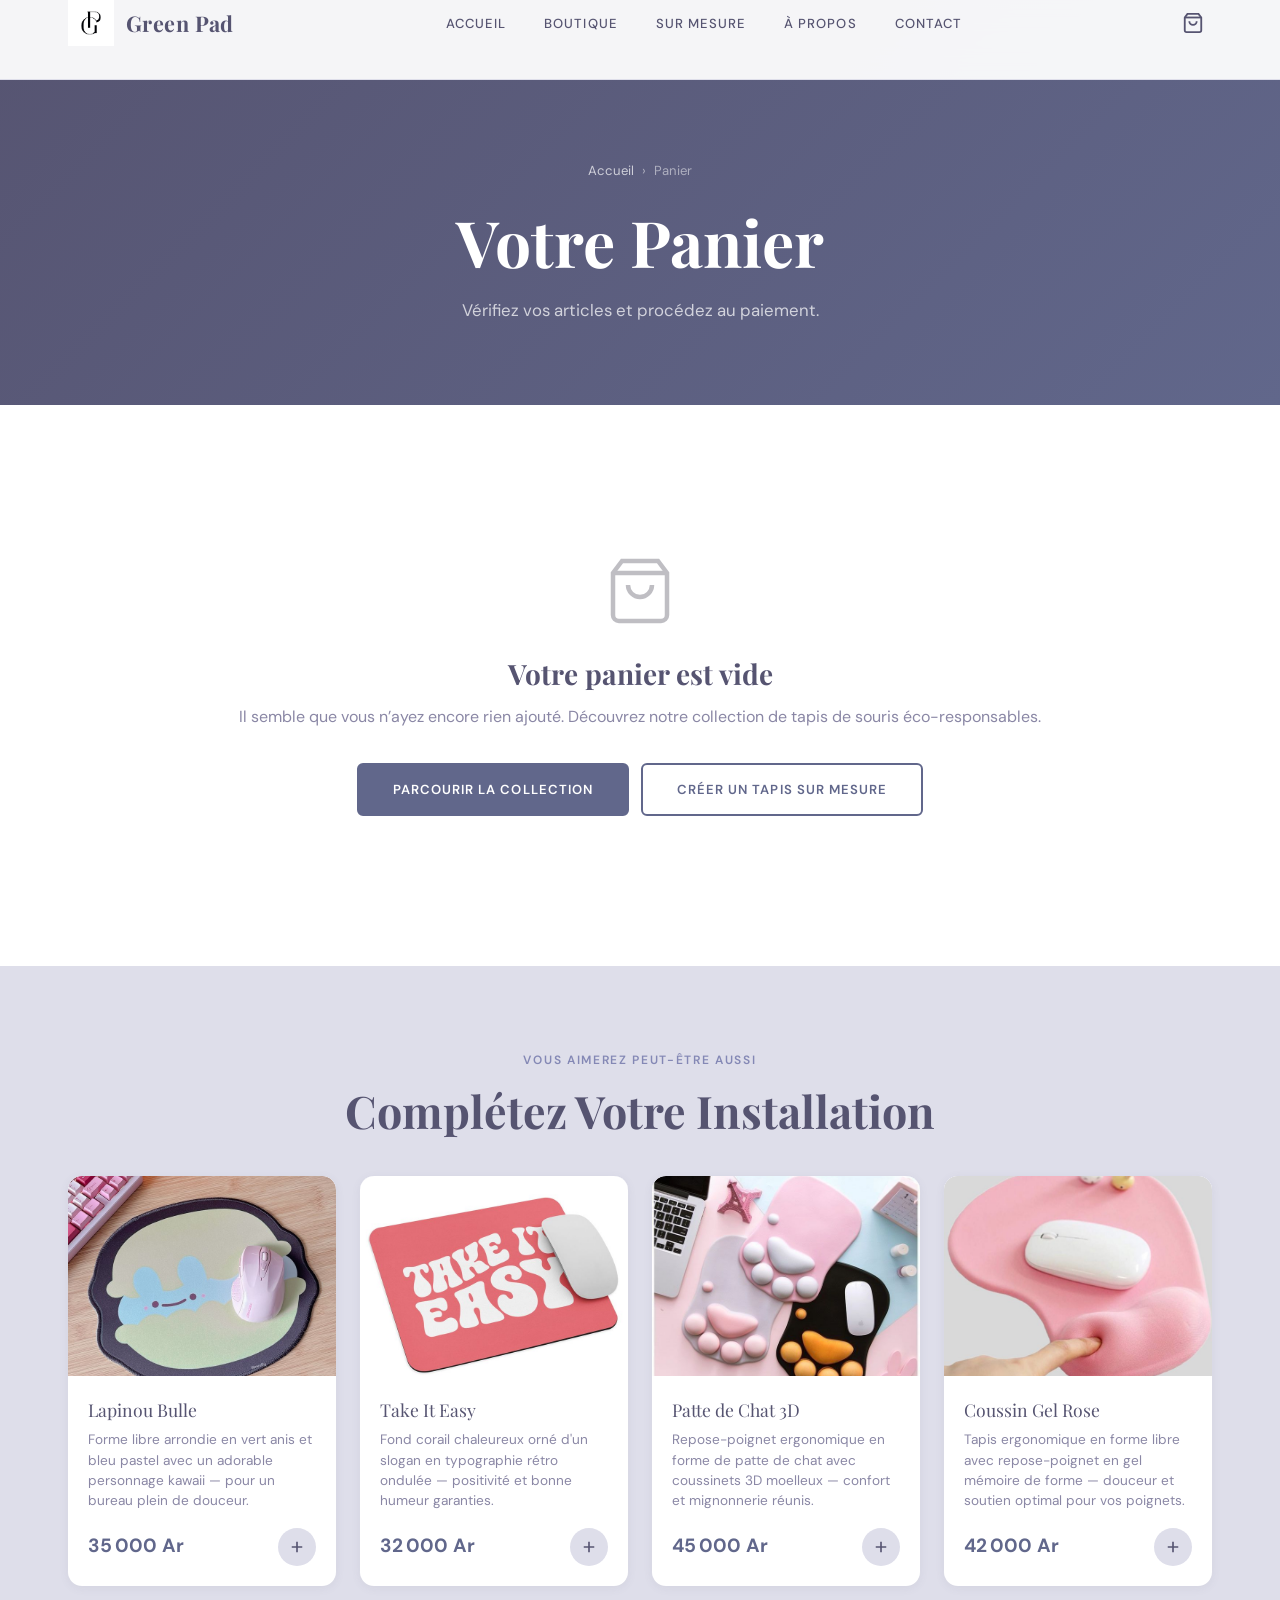
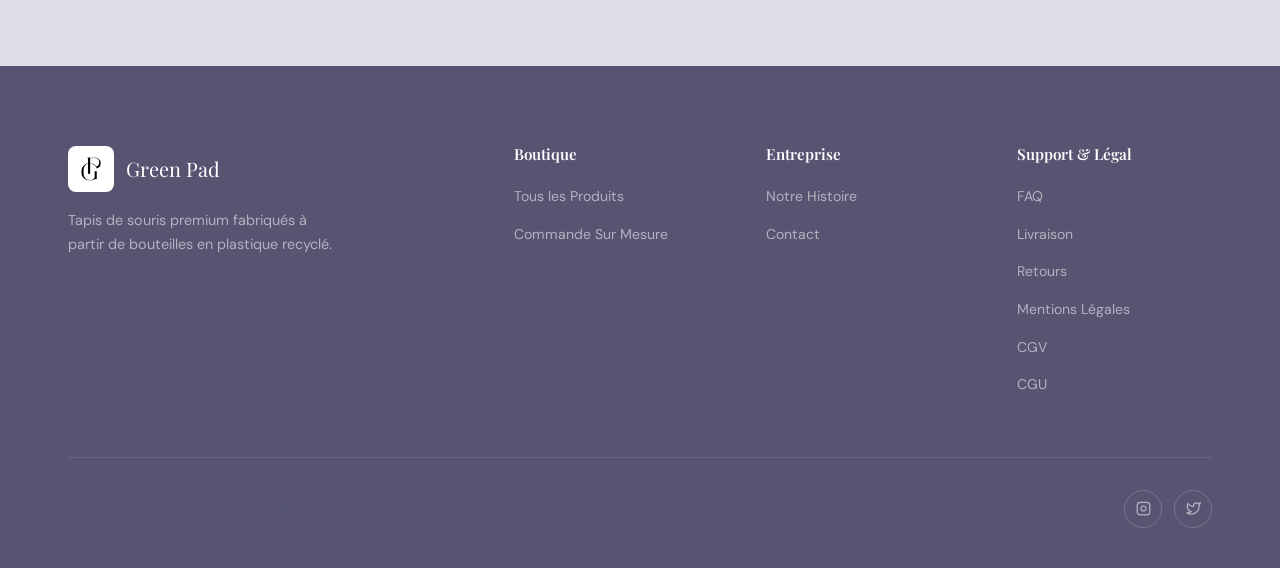
<file: cart.html>
<!DOCTYPE html>
<html lang="fr">
<head>
  <meta charset="UTF-8" />
  <meta name="viewport" content="width=device-width, initial-scale=1.0" />
  <link rel="icon" href="assets/logo.jpeg" type="image/jpeg" />
  <title>Panier – Green Pad</title>
  <meta name="description" content="Vérifiez votre panier Green Pad et passez votre commande." />
  <link rel="stylesheet" href="css/style.css" />
  <style>
    .cart-layout { display: grid; grid-template-columns: 1fr 380px; gap: 60px; align-items: start; }
    .cart-section-title { font-family: var(--font-heading); font-size: 1.5rem; color: var(--c5); margin-bottom: 8px; padding-bottom: 20px; border-bottom: 2px solid var(--c1); display: flex; align-items: center; justify-content: space-between; }
    .cart-section-title .clear-btn { font-size: 0.78rem; font-weight: 500; color: var(--text-light); text-transform: uppercase; letter-spacing: 0.05em; cursor: pointer; transition: color var(--transition); font-family: var(--font-body); }
    .cart-section-title .clear-btn:hover { color: #c0392b; }
    .checkout-form { margin-top: 28px; }
    .checkout-form h4 { font-family: var(--font-heading); font-size: 1rem; color: var(--c5); margin-bottom: 18px; }
    .promo-row { display: flex; gap: 10px; }
    .promo-row input { flex: 1; }
    .shipping-notice { background: linear-gradient(135deg, rgba(97,103,139,0.08), rgba(86,84,113,0.05)); border: 1px solid var(--c2); border-radius: var(--radius-sm); padding: 12px 16px; font-size: 0.84rem; color: var(--c4); display: flex; align-items: center; gap: 10px; margin-bottom: 20px; }
    .guarantee-badges { display: flex; gap: 16px; flex-wrap: wrap; margin-top: 20px; }
    .guarantee-badge { display: flex; align-items: center; gap: 8px; font-size: 0.78rem; color: var(--text-light); }
    .guarantee-badge svg { flex-shrink: 0; color: var(--c4); }
    @media (max-width: 900px) { .cart-layout { grid-template-columns: 1fr; } }
  </style>
</head>
<body>

<!-- NAVIGATION -->
<nav class="nav" id="navbar">
  <div class="container">
    <div class="nav__inner">
      <a href="index.html" class="nav__logo">
        <img src="assets/logo.jpeg" alt="Green Pad" class="nav__logo-img" />
        <span class="nav__logo-name">Green Pad</span>
      </a>
      <ul class="nav__links">
        <li><a href="index.html"   class="nav__link">Accueil</a></li>
        <li><a href="shop.html"    class="nav__link">Boutique</a></li>
        <li><a href="custom.html"  class="nav__link">Sur Mesure</a></li>
        <li><a href="about.html"   class="nav__link">À propos</a></li>
        <li><a href="contact.html" class="nav__link">Contact</a></li>
      </ul>
      <div class="nav__actions">
        <a href="cart.html" class="nav__cart" aria-label="Panier">
          <svg width="22" height="22" viewBox="0 0 24 24" fill="none" stroke="currentColor" stroke-width="2"><path d="M6 2L3 6v14a2 2 0 002 2h14a2 2 0 002-2V6l-3-4z"/><line x1="3" y1="6" x2="21" y2="6"/><path d="M16 10a4 4 0 01-8 0"/></svg>
          <span class="nav__cart-count cart-badge">0</span>
        </a>
        <button class="nav__hamburger" id="hamburger" aria-label="Menu"><span></span><span></span><span></span></button>
      </div>
    </div>
  </div>
</nav>
<div class="nav__mobile" id="mobileNav">
  <ul class="nav__mobile-links">
    <li><a href="index.html"   class="nav__mobile-link">Accueil</a></li>
    <li><a href="shop.html"    class="nav__mobile-link">Boutique</a></li>
    <li><a href="custom.html"  class="nav__mobile-link">Sur Mesure</a></li>
    <li><a href="about.html"   class="nav__mobile-link">À propos</a></li>
    <li><a href="contact.html" class="nav__mobile-link">Contact</a></li>
    <li><a href="cart.html"    class="nav__mobile-link">Panier</a></li>
  </ul>
</div>

<!-- PAGE HEADER -->
<div class="page-header">
  <div class="container">
    <div class="breadcrumb"><a href="index.html">Accueil</a><span>›</span><span>Panier</span></div>
    <h1>Votre Panier</h1>
    <p>Vérifiez vos articles et procédez au paiement.</p>
  </div>
</div>

<!-- CART MAIN -->
<section class="section-sm">
  <div class="container">

    <!-- Empty State -->
    <div class="empty-state" id="emptyState">
      <svg width="72" height="72" viewBox="0 0 24 24" fill="none" stroke="currentColor" stroke-width="1.5"><path d="M6 2L3 6v14a2 2 0 002 2h14a2 2 0 002-2V6l-3-4z"/><line x1="3" y1="6" x2="21" y2="6"/><path d="M16 10a4 4 0 01-8 0"/></svg>
      <h3>Votre panier est vide</h3>
      <p>Il semble que vous n’ayez encore rien ajouté. Découvrez notre collection de tapis de souris éco-responsables.</p>
      <div style="display:flex;gap:12px;justify-content:center;flex-wrap:wrap;">
        <a href="shop.html"   class="btn btn-primary">Parcourir la Collection</a>
        <a href="custom.html" class="btn btn-secondary">Créer un Tapis Sur Mesure</a>
      </div>
    </div>

    <!-- Cart Content -->
    <div class="cart-layout" id="summaryBlock" style="display:none;">
      <!-- Items -->
      <div>
        <div class="cart-section-title">
          <span>Articles du Panier</span>
          <button id="clearCart" class="clear-btn">Tout Vider</button>
        </div>
        <div id="cartItems"></div>
        <div style="margin-top:32px;">
          <a href="shop.html" style="display:inline-flex;align-items:center;gap:8px;font-size:0.85rem;color:var(--c4);font-weight:500;">
            <svg width="16" height="16" viewBox="0 0 24 24" fill="none" stroke="currentColor" stroke-width="2.5"><line x1="19" y1="12" x2="5" y2="12"/><polyline points="12 19 5 12 12 5"/></svg>
            Continuer mes Achats
          </a>
        </div>
      </div>

      <!-- Summary -->
      <div>
        <div class="order-summary">
          <h3>Récapitulatif</h3>

          <div class="shipping-notice">
            <svg width="16" height="16" viewBox="0 0 24 24" fill="none" stroke="currentColor" stroke-width="2"><rect x="1" y="3" width="15" height="13"/><polygon points="16 8 20 8 23 11 23 16 16 16 16 8"/><circle cx="5.5" cy="18.5" r="2.5"/><circle cx="18.5" cy="18.5" r="2.5"/></svg>
            Livraison à partir de 3 000 Ar — offerte dès 3 articles achetés
          </div>

          <div class="summary-row">
            <span>Sous-total</span>
            <span id="sumSubtotal">0 Ar</span>
          </div>
          <div class="summary-row">
            <span>Livraison</span>
            <span id="sumShipping">3 000 Ar</span>
          </div>
          <div class="summary-row">
            <span>Emballage éco</span>
            <span style="color:var(--c4);font-weight:500;">Inclus</span>
          </div>

          <div class="summary-total">
            <span>Total</span>
            <span id="sumTotal">0 Ar</span>
          </div>

          <button class="btn btn-primary" id="checkoutBtn" style="width:100%;margin-bottom:16px;">
            <svg width="16" height="16" viewBox="0 0 24 24" fill="none" stroke="currentColor" stroke-width="2"><path d="M5 12h14M12 5l7 7-7 7"/></svg>
            Passer la Commande
          </button>
          <a href="shop.html" class="btn btn-light" style="width:100%;text-align:center;">Continuer mes Achats</a>

          <!-- Promo -->
          <div style="margin-top:24px;">
            <h4 style="font-size:0.82rem;text-transform:uppercase;letter-spacing:0.06em;color:var(--c5);font-family:var(--font-body);font-weight:600;margin-bottom:10px;">Code Promo</h4>
            <div class="promo-row">
              <input type="text" class="form-input" placeholder="Entrez votre code…" style="padding:10px 14px;" />
              <button class="btn btn-light btn-sm">Appliquer</button>
            </div>
          </div>

          <div class="guarantee-badges">
            <div class="guarantee-badge">
              <svg width="14" height="14" viewBox="0 0 24 24" fill="none" stroke="currentColor" stroke-width="2.5"><path d="M12 22s8-4 8-10V5l-8-3-8 3v7c0 6 8 10 8 10z"/></svg>
              Paiement sécurisé
            </div>
            <div class="guarantee-badge">
              <svg width="14" height="14" viewBox="0 0 24 24" fill="none" stroke="currentColor" stroke-width="2.5"><polyline points="20 6 9 17 4 12"/></svg>
              Retours sous 14 jours
            </div>
            <div class="guarantee-badge">
              <svg width="14" height="14" viewBox="0 0 24 24" fill="none" stroke="currentColor" stroke-width="2.5"><path d="M21 12a9 9 0 01-9 9m9-9a9 9 0 00-9-9m9 9H3"/></svg>
              Emballage éco-responsable
            </div>
          </div>
        </div>
      </div>
    </div>
  </div>
</section>

<!-- Recommendations -->
<section style="background:var(--c1);padding:80px 0;">
  <div class="container">
    <div class="section-header" style="margin-bottom:40px;">
      <span class="section-label">Vous aimerez peut-être aussi</span>
      <h2>Complétez Votre Installation</h2>
    </div>
    <div class="grid-4" id="recGrid"></div>
  </div>
</section>

<!-- FOOTER -->
<footer class="footer">
  <div class="container">
    <div class="footer__grid">
      <div class="footer__brand">
        <div class="footer__logo">
          <img src="assets/logo.jpeg" alt="Green Pad" class="footer__logo-img" />
          <span class="footer__logo-name">Green Pad</span>
        </div>
        <p>Tapis de souris premium fabriqués à partir de bouteilles en plastique recyclé.</p>
      </div>
      <div>
        <h4 class="footer__heading">Boutique</h4>
        <ul class="footer__links">
          <li><a href="shop.html" class="footer__link">Tous les Produits</a></li>
          <li><a href="custom.html" class="footer__link">Commande Sur Mesure</a></li>
        </ul>
      </div>
      <div>
        <h4 class="footer__heading">Entreprise</h4>
        <ul class="footer__links">
          <li><a href="about.html" class="footer__link">Notre Histoire</a></li>
          <li><a href="contact.html" class="footer__link">Contact</a></li>
        </ul>
      </div>
      <div>
        <h4 class="footer__heading">Support &amp; Légal</h4>
        <ul class="footer__links">
          <li><a href="contact.html#faq" class="footer__link">FAQ</a></li>
          <li><a href="#" class="footer__link">Livraison</a></li>
          <li><a href="#" class="footer__link">Retours</a></li>
          <li><a href="mentions-legales.html" class="footer__link">Mentions Légales</a></li>
          <li><a href="cgv.html" class="footer__link">CGV</a></li>
          <li><a href="cgu.html" class="footer__link">CGU</a></li>
        </ul>
      </div>
    </div>
    <div class="footer__bottom">
      <p>&copy; 2025 Green Pad. Tous droits réservés.</p>
      <div class="footer__social">
        <a href="#" class="footer__social-link" aria-label="Instagram"><svg width="15" height="15" viewBox="0 0 24 24" fill="none" stroke="currentColor" stroke-width="2"><rect x="2" y="2" width="20" height="20" rx="5"/><path d="M16 11.37A4 4 0 1112.63 8 4 4 0 0116 11.37z"/><line x1="17.5" y1="6.5" x2="17.51" y2="6.5"/></svg></a>
        <a href="#" class="footer__social-link" aria-label="Twitter"><svg width="15" height="15" viewBox="0 0 24 24" fill="none" stroke="currentColor" stroke-width="2"><path d="M23 3a10.9 10.9 0 01-3.14 1.53 4.48 4.48 0 00-7.86 3v1A10.66 10.66 0 013 4s-4 9 5 13a11.64 11.64 0 01-7 2c9 5 20 0 20-11.5a4.5 4.5 0 00-.08-.83A7.72 7.72 0 0023 3z"/></svg></a>
      </div>
    </div>
  </div>
</footer>

<script src="js/main.js"></script>
<script src="js/shop.js"></script>
<script src="js/cart.js"></script>
<script>
  document.addEventListener('DOMContentLoaded', () => {
    const recGrid = document.getElementById('recGrid');
    if (!recGrid || !window.PRODUCTS) return;
    const cartIds = GP.getCart().map(i => i.id);
    const recs = PRODUCTS.filter(p => !cartIds.includes(p.id)).slice(0, 4);
    recGrid.innerHTML = recs.map(p => `
      <div class="product-card">
        <a href="shop.html">        <div class="product-card__img"><img src="assets/${p.img}" alt="${p.name}" class="product-card__photo" loading="lazy" onerror="this.style.display='none'" /></div></a>
        <div class="product-card__body">
          <div class="product-card__name">${p.name}</div>
          <div class="product-card__desc">${p.desc}</div>
          <div class="product-card__footer">
            <span class="product-card__price">${GP.formatPrice(p.price)}</span>
            <button class="product-card__btn" data-id="${p.id}">
              <svg width="18" height="18" viewBox="0 0 24 24" fill="none" stroke="currentColor" stroke-width="2.2"><line x1="12" y1="5" x2="12" y2="19"/><line x1="5" y1="12" x2="19" y2="12"/></svg>
            </button>
          </div>
        </div>
      </div>`).join('');
    recGrid.querySelectorAll('.product-card__btn').forEach(btn => {
      btn.addEventListener('click', () => {
        const p = PRODUCTS.find(x => x.id === +btn.dataset.id);
        if (p) { GP.addToCart({ id: p.id, name: p.name, price: p.price, padClass: p.padClass, size: p.sizes[1] || p.sizes[0] }); location.reload(); }
      });
    });
  });
</script>
</body>
</html>
</file>
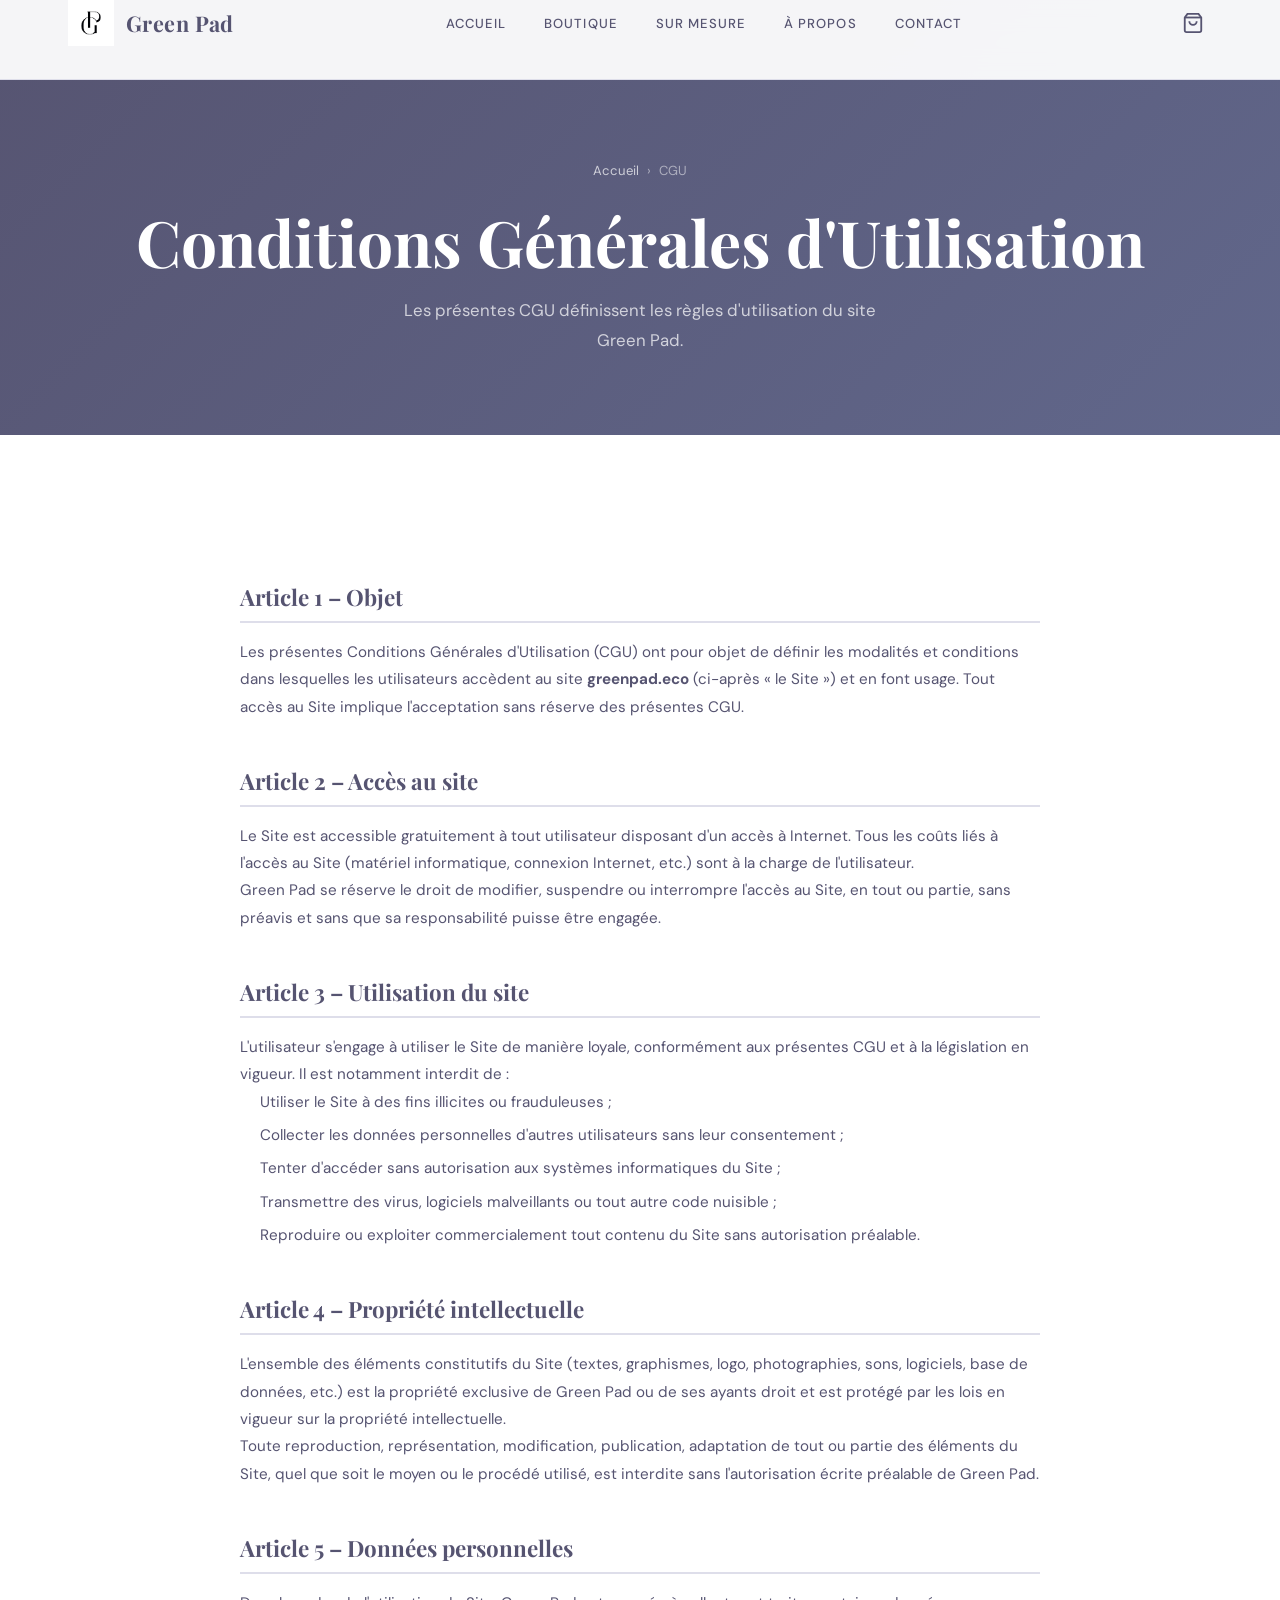
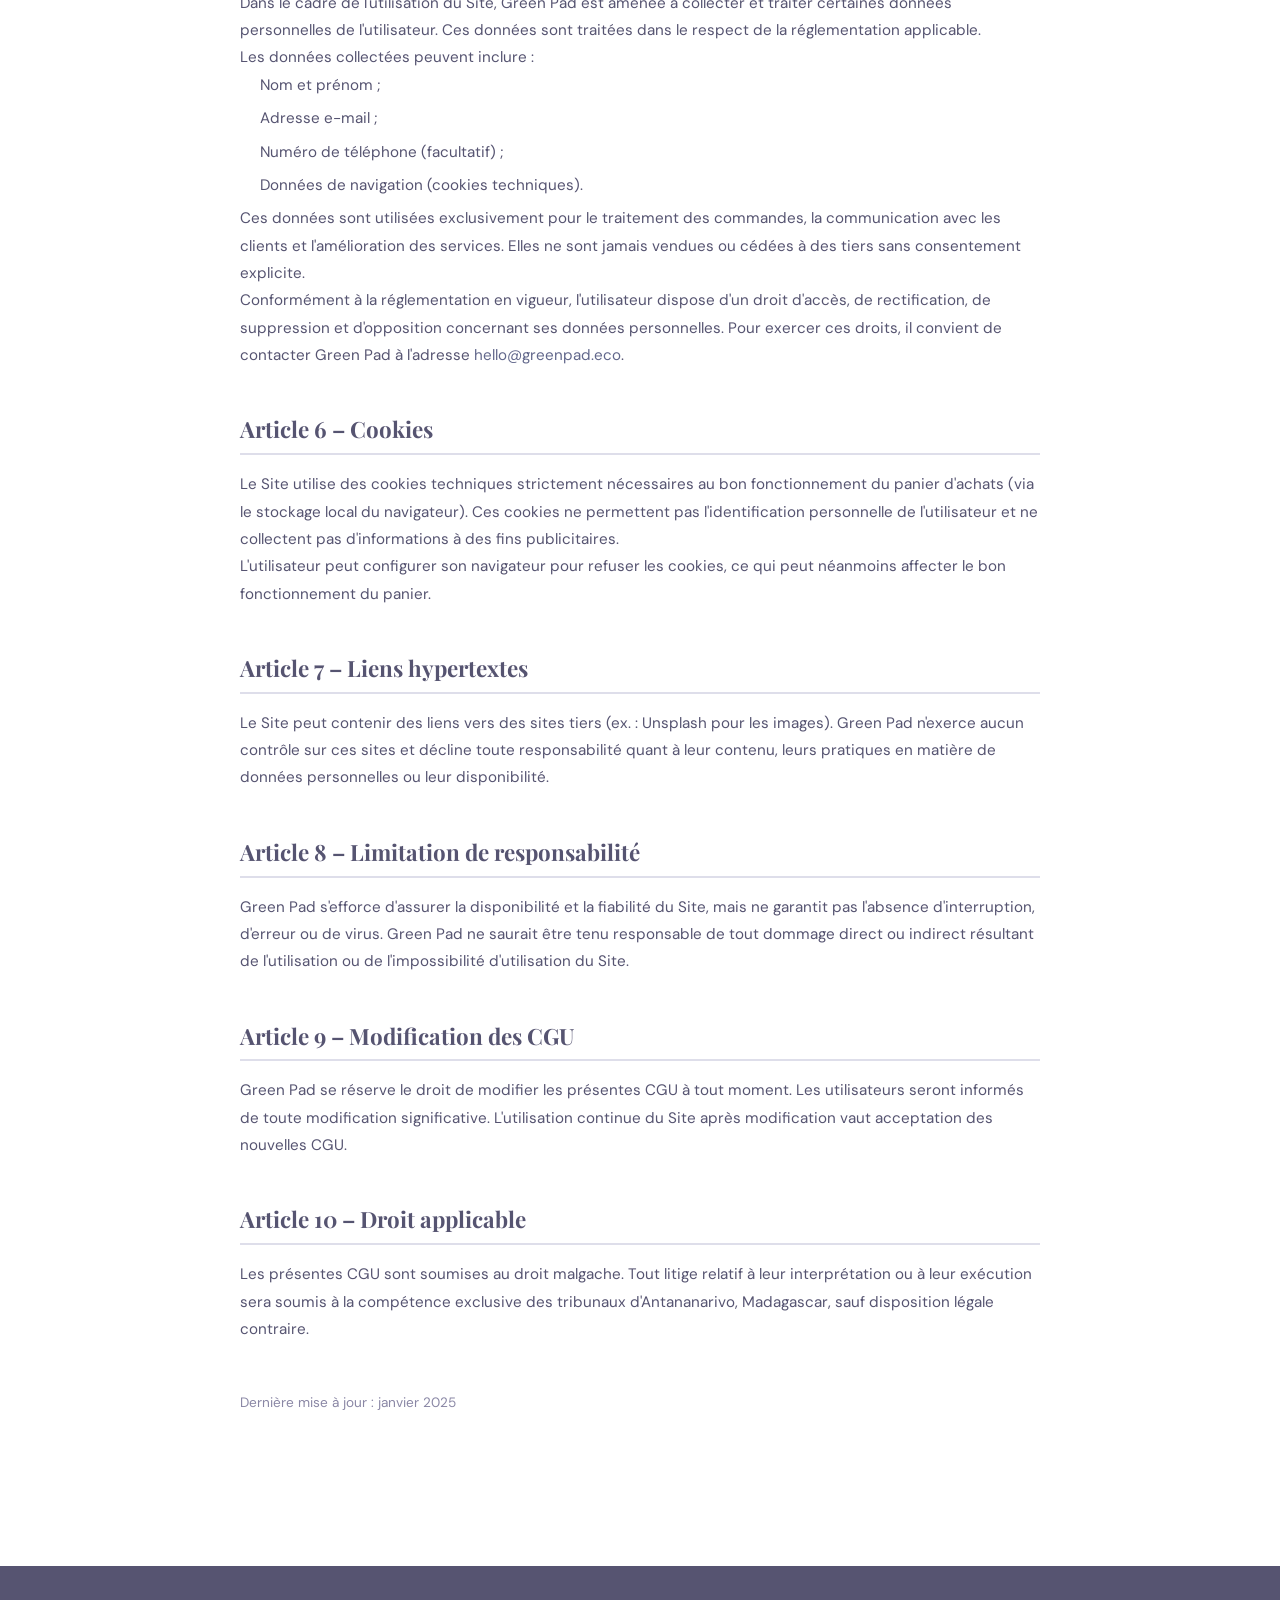
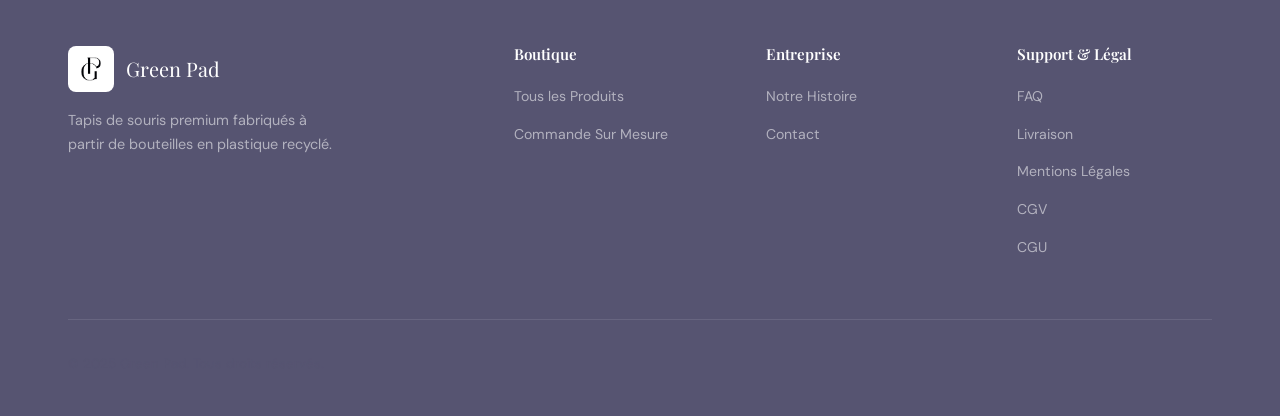
<file: cgu.html>
<!DOCTYPE html>
<html lang="fr">
<head>
  <meta charset="UTF-8" />
  <meta name="viewport" content="width=device-width, initial-scale=1.0" />
  <link rel="icon" href="assets/logo.jpeg" type="image/jpeg" />
  <title>CGU – Conditions Générales d'Utilisation – Green Pad</title>
  <meta name="description" content="Conditions Générales d'Utilisation du site Green Pad — accès, propriété intellectuelle, données personnelles." />
  <link rel="stylesheet" href="css/style.css" />
  <style>
    .legal-content { max-width: 800px; margin: 0 auto; padding: 80px 0; }
    .legal-content h2 { font-size: 1.4rem; color: var(--c5); margin: 48px 0 16px; padding-bottom: 10px; border-bottom: 2px solid var(--c1); }
    .legal-content h2:first-child { margin-top: 0; }
    .legal-content p, .legal-content li { font-size: 0.95rem; color: var(--text-secondary); line-height: 1.8; }
    .legal-content ul { padding-left: 20px; }
    .legal-content ul li { margin-bottom: 6px; }
    .legal-content a { color: var(--c4); }
  </style>
</head>
<body>

<!-- NAVIGATION -->
<nav class="nav" id="navbar">
  <div class="container">
    <div class="nav__inner">
      <a href="index.html" class="nav__logo">
        <img src="assets/logo.jpeg" alt="Green Pad" class="nav__logo-img" />
        <span class="nav__logo-name">Green Pad</span>
      </a>
      <ul class="nav__links">
        <li><a href="index.html"   class="nav__link">Accueil</a></li>
        <li><a href="shop.html"    class="nav__link">Boutique</a></li>
        <li><a href="custom.html"  class="nav__link">Sur Mesure</a></li>
        <li><a href="about.html"   class="nav__link">À propos</a></li>
        <li><a href="contact.html" class="nav__link">Contact</a></li>
      </ul>
      <div class="nav__actions">
        <a href="cart.html" class="nav__cart" aria-label="Panier">
          <svg width="22" height="22" viewBox="0 0 24 24" fill="none" stroke="currentColor" stroke-width="2"><path d="M6 2L3 6v14a2 2 0 002 2h14a2 2 0 002-2V6l-3-4z"/><line x1="3" y1="6" x2="21" y2="6"/><path d="M16 10a4 4 0 01-8 0"/></svg>
          <span class="nav__cart-count cart-badge">0</span>
        </a>
        <button class="nav__hamburger" id="hamburger" aria-label="Menu"><span></span><span></span><span></span></button>
      </div>
    </div>
  </div>
</nav>
<div class="nav__mobile" id="mobileNav">
  <ul class="nav__mobile-links">
    <li><a href="index.html"   class="nav__mobile-link">Accueil</a></li>
    <li><a href="shop.html"    class="nav__mobile-link">Boutique</a></li>
    <li><a href="custom.html"  class="nav__mobile-link">Sur Mesure</a></li>
    <li><a href="about.html"   class="nav__mobile-link">À propos</a></li>
    <li><a href="contact.html" class="nav__mobile-link">Contact</a></li>
    <li><a href="cart.html"    class="nav__mobile-link">Panier</a></li>
  </ul>
</div>

<!-- PAGE HEADER -->
<div class="page-header">
  <div class="container">
    <div class="breadcrumb"><a href="index.html">Accueil</a><span>›</span><span>CGU</span></div>
    <h1>Conditions Générales d'Utilisation</h1>
    <p>Les présentes CGU définissent les règles d'utilisation du site Green Pad.</p>
  </div>
</div>

<!-- CONTENT -->
<section class="section-sm">
  <div class="container">
    <div class="legal-content">

      <h2>Article 1 – Objet</h2>
      <p>Les présentes Conditions Générales d'Utilisation (CGU) ont pour objet de définir les modalités et conditions dans lesquelles les utilisateurs accèdent au site <strong>greenpad.eco</strong> (ci-après « le Site ») et en font usage. Tout accès au Site implique l'acceptation sans réserve des présentes CGU.</p>

      <h2>Article 2 – Accès au site</h2>
      <p>Le Site est accessible gratuitement à tout utilisateur disposant d'un accès à Internet. Tous les coûts liés à l'accès au Site (matériel informatique, connexion Internet, etc.) sont à la charge de l'utilisateur.</p>
      <p>Green Pad se réserve le droit de modifier, suspendre ou interrompre l'accès au Site, en tout ou partie, sans préavis et sans que sa responsabilité puisse être engagée.</p>

      <h2>Article 3 – Utilisation du site</h2>
      <p>L'utilisateur s'engage à utiliser le Site de manière loyale, conformément aux présentes CGU et à la législation en vigueur. Il est notamment interdit de :</p>
      <ul>
        <li>Utiliser le Site à des fins illicites ou frauduleuses ;</li>
        <li>Collecter les données personnelles d'autres utilisateurs sans leur consentement ;</li>
        <li>Tenter d'accéder sans autorisation aux systèmes informatiques du Site ;</li>
        <li>Transmettre des virus, logiciels malveillants ou tout autre code nuisible ;</li>
        <li>Reproduire ou exploiter commercialement tout contenu du Site sans autorisation préalable.</li>
      </ul>

      <h2>Article 4 – Propriété intellectuelle</h2>
      <p>L'ensemble des éléments constitutifs du Site (textes, graphismes, logo, photographies, sons, logiciels, base de données, etc.) est la propriété exclusive de Green Pad ou de ses ayants droit et est protégé par les lois en vigueur sur la propriété intellectuelle.</p>
      <p>Toute reproduction, représentation, modification, publication, adaptation de tout ou partie des éléments du Site, quel que soit le moyen ou le procédé utilisé, est interdite sans l'autorisation écrite préalable de Green Pad.</p>

      <h2>Article 5 – Données personnelles</h2>
      <p>Dans le cadre de l'utilisation du Site, Green Pad est amenée à collecter et traiter certaines données personnelles de l'utilisateur. Ces données sont traitées dans le respect de la réglementation applicable.</p>
      <p>Les données collectées peuvent inclure :</p>
      <ul>
        <li>Nom et prénom ;</li>
        <li>Adresse e-mail ;</li>
        <li>Numéro de téléphone (facultatif) ;</li>
        <li>Données de navigation (cookies techniques).</li>
      </ul>
      <p>Ces données sont utilisées exclusivement pour le traitement des commandes, la communication avec les clients et l'amélioration des services. Elles ne sont jamais vendues ou cédées à des tiers sans consentement explicite.</p>
      <p>Conformément à la réglementation en vigueur, l'utilisateur dispose d'un droit d'accès, de rectification, de suppression et d'opposition concernant ses données personnelles. Pour exercer ces droits, il convient de contacter Green Pad à l'adresse <a href="mailto:hello@greenpad.eco">hello@greenpad.eco</a>.</p>

      <h2>Article 6 – Cookies</h2>
      <p>Le Site utilise des cookies techniques strictement nécessaires au bon fonctionnement du panier d'achats (via le stockage local du navigateur). Ces cookies ne permettent pas l'identification personnelle de l'utilisateur et ne collectent pas d'informations à des fins publicitaires.</p>
      <p>L'utilisateur peut configurer son navigateur pour refuser les cookies, ce qui peut néanmoins affecter le bon fonctionnement du panier.</p>

      <h2>Article 7 – Liens hypertextes</h2>
      <p>Le Site peut contenir des liens vers des sites tiers (ex. : Unsplash pour les images). Green Pad n'exerce aucun contrôle sur ces sites et décline toute responsabilité quant à leur contenu, leurs pratiques en matière de données personnelles ou leur disponibilité.</p>

      <h2>Article 8 – Limitation de responsabilité</h2>
      <p>Green Pad s'efforce d'assurer la disponibilité et la fiabilité du Site, mais ne garantit pas l'absence d'interruption, d'erreur ou de virus. Green Pad ne saurait être tenu responsable de tout dommage direct ou indirect résultant de l'utilisation ou de l'impossibilité d'utilisation du Site.</p>

      <h2>Article 9 – Modification des CGU</h2>
      <p>Green Pad se réserve le droit de modifier les présentes CGU à tout moment. Les utilisateurs seront informés de toute modification significative. L'utilisation continue du Site après modification vaut acceptation des nouvelles CGU.</p>

      <h2>Article 10 – Droit applicable</h2>
      <p>Les présentes CGU sont soumises au droit malgache. Tout litige relatif à leur interprétation ou à leur exécution sera soumis à la compétence exclusive des tribunaux d'Antananarivo, Madagascar, sauf disposition légale contraire.</p>

      <p style="margin-top:48px;font-size:0.85rem;color:var(--text-light);">Dernière mise à jour : janvier 2025</p>
    </div>
  </div>
</section>

<!-- FOOTER -->
<footer class="footer">
  <div class="container">
    <div class="footer__grid">
      <div class="footer__brand">
        <div class="footer__logo">
          <img src="assets/logo.jpeg" alt="Green Pad" class="footer__logo-img" />
          <span class="footer__logo-name">Green Pad</span>
        </div>
        <p>Tapis de souris premium fabriqués à partir de bouteilles en plastique recyclé.</p>
      </div>
      <div>
        <h4 class="footer__heading">Boutique</h4>
        <ul class="footer__links">
          <li><a href="shop.html" class="footer__link">Tous les Produits</a></li>
          <li><a href="custom.html" class="footer__link">Commande Sur Mesure</a></li>
        </ul>
      </div>
      <div>
        <h4 class="footer__heading">Entreprise</h4>
        <ul class="footer__links">
          <li><a href="about.html" class="footer__link">Notre Histoire</a></li>
          <li><a href="contact.html" class="footer__link">Contact</a></li>
        </ul>
      </div>
      <div>
        <h4 class="footer__heading">Support &amp; Légal</h4>
        <ul class="footer__links">
          <li><a href="contact.html#faq" class="footer__link">FAQ</a></li>
          <li><a href="#" class="footer__link">Livraison</a></li>
          <li><a href="mentions-legales.html" class="footer__link">Mentions Légales</a></li>
          <li><a href="cgv.html" class="footer__link">CGV</a></li>
          <li><a href="cgu.html" class="footer__link">CGU</a></li>
        </ul>
      </div>
    </div>
    <div class="footer__bottom">
      <p>&copy; 2025 Green Pad. Tous droits réservés.</p>
    </div>
  </div>
</footer>

<script src="js/main.js"></script>
</body>
</html>
</file>
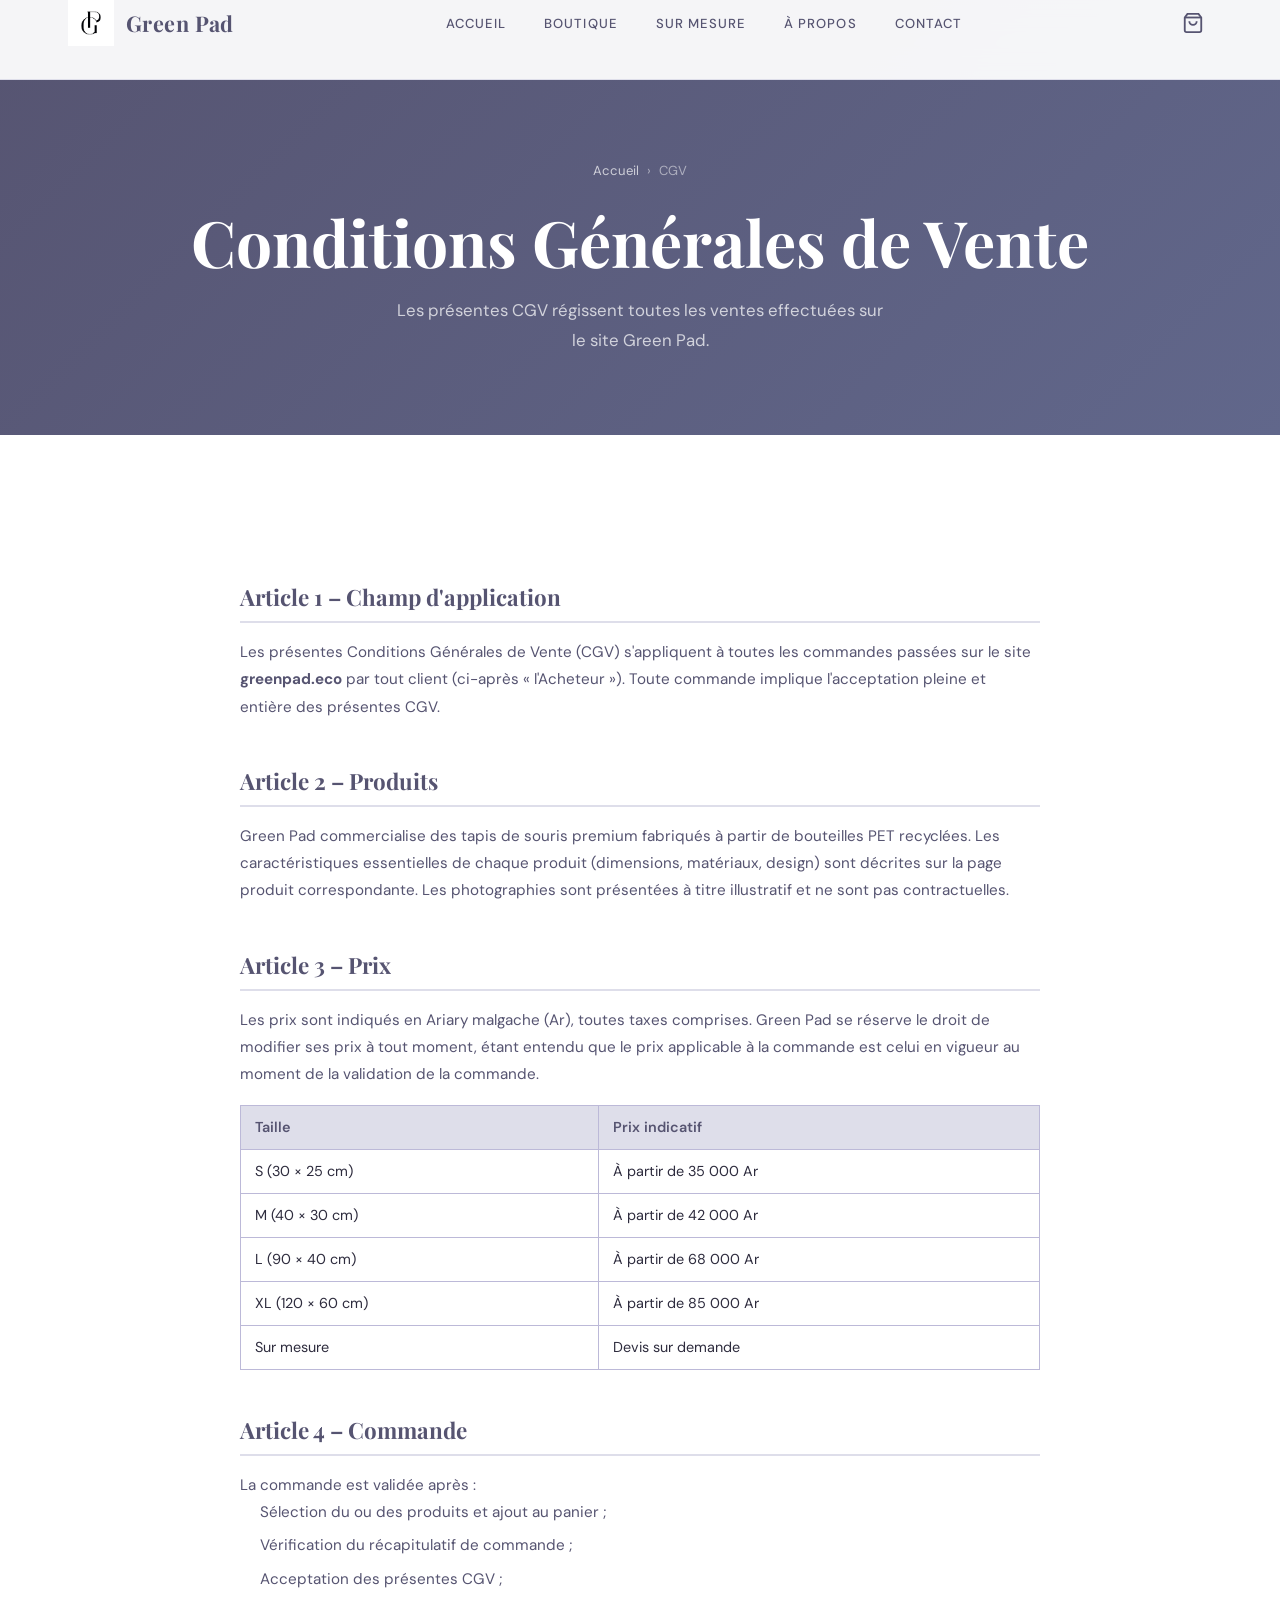
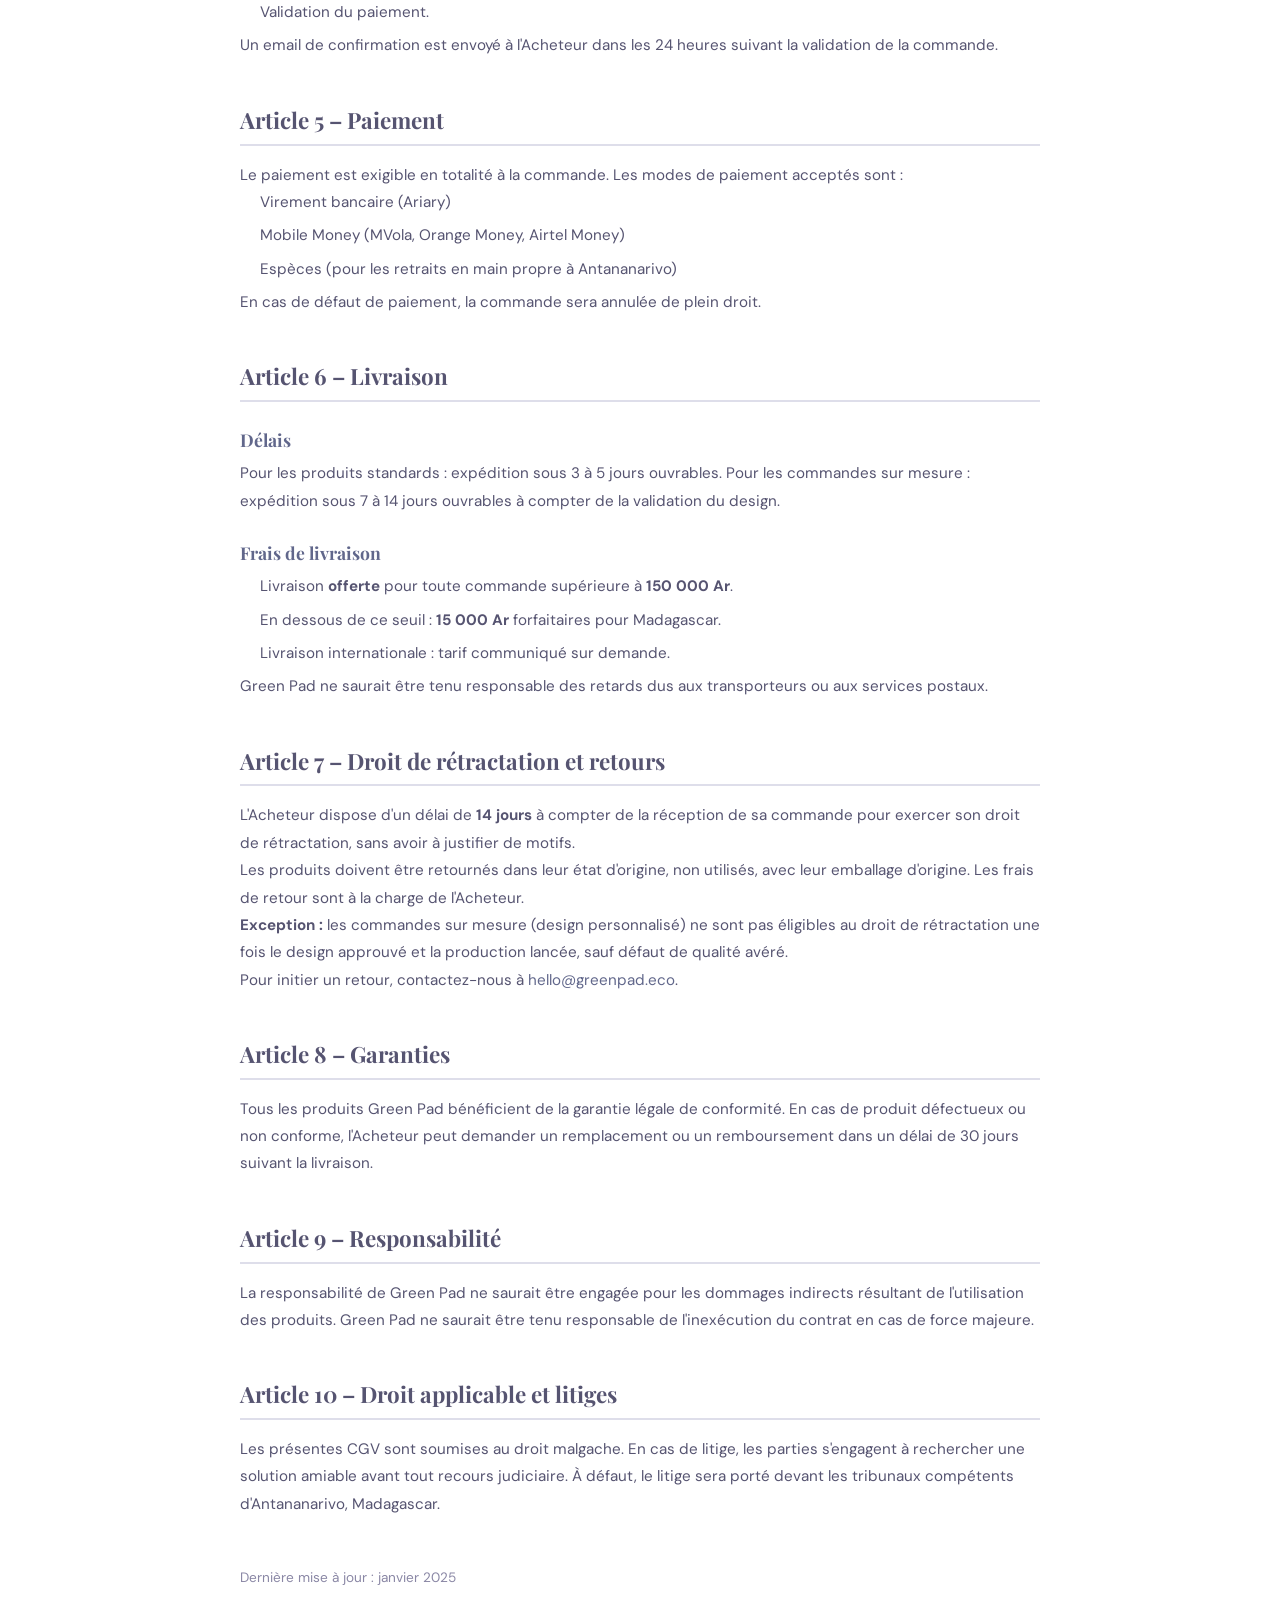
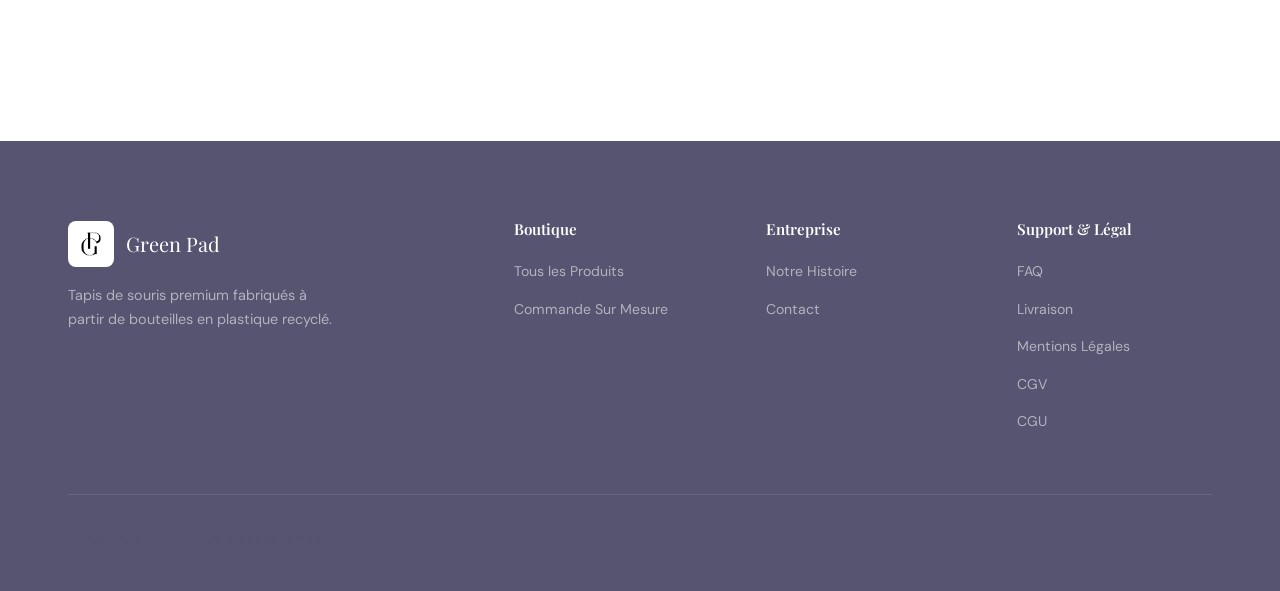
<file: cgv.html>
<!DOCTYPE html>
<html lang="fr">
<head>
  <meta charset="UTF-8" />
  <meta name="viewport" content="width=device-width, initial-scale=1.0" />
  <link rel="icon" href="assets/logo.jpeg" type="image/jpeg" />
  <title>CGV – Conditions Générales de Vente – Green Pad</title>
  <meta name="description" content="Conditions Générales de Vente de Green Pad — commandes, paiements, livraison et retours." />
  <link rel="stylesheet" href="css/style.css" />
  <style>
    .legal-content { max-width: 800px; margin: 0 auto; padding: 80px 0; }
    .legal-content h2 { font-size: 1.4rem; color: var(--c5); margin: 48px 0 16px; padding-bottom: 10px; border-bottom: 2px solid var(--c1); }
    .legal-content h2:first-child { margin-top: 0; }
    .legal-content h3 { font-size: 1.1rem; color: var(--c4); margin: 28px 0 10px; }
    .legal-content p, .legal-content li { font-size: 0.95rem; color: var(--text-secondary); line-height: 1.8; }
    .legal-content ul { padding-left: 20px; }
    .legal-content ul li { margin-bottom: 6px; }
    .legal-content a { color: var(--c4); }
    .legal-content table { width: 100%; border-collapse: collapse; margin: 16px 0; }
    .legal-content table th, .legal-content table td { border: 1px solid var(--c2); padding: 10px 14px; font-size: 0.9rem; text-align: left; }
    .legal-content table th { background: var(--c1); color: var(--c5); font-weight: 600; }
  </style>
</head>
<body>

<!-- NAVIGATION -->
<nav class="nav" id="navbar">
  <div class="container">
    <div class="nav__inner">
      <a href="index.html" class="nav__logo">
        <img src="assets/logo.jpeg" alt="Green Pad" class="nav__logo-img" />
        <span class="nav__logo-name">Green Pad</span>
      </a>
      <ul class="nav__links">
        <li><a href="index.html"   class="nav__link">Accueil</a></li>
        <li><a href="shop.html"    class="nav__link">Boutique</a></li>
        <li><a href="custom.html"  class="nav__link">Sur Mesure</a></li>
        <li><a href="about.html"   class="nav__link">À propos</a></li>
        <li><a href="contact.html" class="nav__link">Contact</a></li>
      </ul>
      <div class="nav__actions">
        <a href="cart.html" class="nav__cart" aria-label="Panier">
          <svg width="22" height="22" viewBox="0 0 24 24" fill="none" stroke="currentColor" stroke-width="2"><path d="M6 2L3 6v14a2 2 0 002 2h14a2 2 0 002-2V6l-3-4z"/><line x1="3" y1="6" x2="21" y2="6"/><path d="M16 10a4 4 0 01-8 0"/></svg>
          <span class="nav__cart-count cart-badge">0</span>
        </a>
        <button class="nav__hamburger" id="hamburger" aria-label="Menu"><span></span><span></span><span></span></button>
      </div>
    </div>
  </div>
</nav>
<div class="nav__mobile" id="mobileNav">
  <ul class="nav__mobile-links">
    <li><a href="index.html"   class="nav__mobile-link">Accueil</a></li>
    <li><a href="shop.html"    class="nav__mobile-link">Boutique</a></li>
    <li><a href="custom.html"  class="nav__mobile-link">Sur Mesure</a></li>
    <li><a href="about.html"   class="nav__mobile-link">À propos</a></li>
    <li><a href="contact.html" class="nav__mobile-link">Contact</a></li>
    <li><a href="cart.html"    class="nav__mobile-link">Panier</a></li>
  </ul>
</div>

<!-- PAGE HEADER -->
<div class="page-header">
  <div class="container">
    <div class="breadcrumb"><a href="index.html">Accueil</a><span>›</span><span>CGV</span></div>
    <h1>Conditions Générales de Vente</h1>
    <p>Les présentes CGV régissent toutes les ventes effectuées sur le site Green Pad.</p>
  </div>
</div>

<!-- CONTENT -->
<section class="section-sm">
  <div class="container">
    <div class="legal-content">

      <h2>Article 1 – Champ d'application</h2>
      <p>Les présentes Conditions Générales de Vente (CGV) s'appliquent à toutes les commandes passées sur le site <strong>greenpad.eco</strong> par tout client (ci-après « l'Acheteur »). Toute commande implique l'acceptation pleine et entière des présentes CGV.</p>

      <h2>Article 2 – Produits</h2>
      <p>Green Pad commercialise des tapis de souris premium fabriqués à partir de bouteilles PET recyclées. Les caractéristiques essentielles de chaque produit (dimensions, matériaux, design) sont décrites sur la page produit correspondante. Les photographies sont présentées à titre illustratif et ne sont pas contractuelles.</p>

      <h2>Article 3 – Prix</h2>
      <p>Les prix sont indiqués en Ariary malgache (Ar), toutes taxes comprises. Green Pad se réserve le droit de modifier ses prix à tout moment, étant entendu que le prix applicable à la commande est celui en vigueur au moment de la validation de la commande.</p>
      <table>
        <tr><th>Taille</th><th>Prix indicatif</th></tr>
        <tr><td>S (30 × 25 cm)</td><td>À partir de 35 000 Ar</td></tr>
        <tr><td>M (40 × 30 cm)</td><td>À partir de 42 000 Ar</td></tr>
        <tr><td>L (90 × 40 cm)</td><td>À partir de 68 000 Ar</td></tr>
        <tr><td>XL (120 × 60 cm)</td><td>À partir de 85 000 Ar</td></tr>
        <tr><td>Sur mesure</td><td>Devis sur demande</td></tr>
      </table>

      <h2>Article 4 – Commande</h2>
      <p>La commande est validée après :</p>
      <ul>
        <li>Sélection du ou des produits et ajout au panier ;</li>
        <li>Vérification du récapitulatif de commande ;</li>
        <li>Acceptation des présentes CGV ;</li>
        <li>Validation du paiement.</li>
      </ul>
      <p>Un email de confirmation est envoyé à l'Acheteur dans les 24 heures suivant la validation de la commande.</p>

      <h2>Article 5 – Paiement</h2>
      <p>Le paiement est exigible en totalité à la commande. Les modes de paiement acceptés sont :</p>
      <ul>
        <li>Virement bancaire (Ariary)</li>
        <li>Mobile Money (MVola, Orange Money, Airtel Money)</li>
        <li>Espèces (pour les retraits en main propre à Antananarivo)</li>
      </ul>
      <p>En cas de défaut de paiement, la commande sera annulée de plein droit.</p>

      <h2>Article 6 – Livraison</h2>
      <h3>Délais</h3>
      <p>Pour les produits standards : expédition sous 3 à 5 jours ouvrables. Pour les commandes sur mesure : expédition sous 7 à 14 jours ouvrables à compter de la validation du design.</p>
      <h3>Frais de livraison</h3>
      <ul>
        <li>Livraison <strong>offerte</strong> pour toute commande supérieure à <strong>150 000 Ar</strong>.</li>
        <li>En dessous de ce seuil : <strong>15 000 Ar</strong> forfaitaires pour Madagascar.</li>
        <li>Livraison internationale : tarif communiqué sur demande.</li>
      </ul>
      <p>Green Pad ne saurait être tenu responsable des retards dus aux transporteurs ou aux services postaux.</p>

      <h2>Article 7 – Droit de rétractation et retours</h2>
      <p>L'Acheteur dispose d'un délai de <strong>14 jours</strong> à compter de la réception de sa commande pour exercer son droit de rétractation, sans avoir à justifier de motifs.</p>
      <p>Les produits doivent être retournés dans leur état d'origine, non utilisés, avec leur emballage d'origine. Les frais de retour sont à la charge de l'Acheteur.</p>
      <p><strong>Exception :</strong> les commandes sur mesure (design personnalisé) ne sont pas éligibles au droit de rétractation une fois le design approuvé et la production lancée, sauf défaut de qualité avéré.</p>
      <p>Pour initier un retour, contactez-nous à <a href="mailto:hello@greenpad.eco">hello@greenpad.eco</a>.</p>

      <h2>Article 8 – Garanties</h2>
      <p>Tous les produits Green Pad bénéficient de la garantie légale de conformité. En cas de produit défectueux ou non conforme, l'Acheteur peut demander un remplacement ou un remboursement dans un délai de 30 jours suivant la livraison.</p>

      <h2>Article 9 – Responsabilité</h2>
      <p>La responsabilité de Green Pad ne saurait être engagée pour les dommages indirects résultant de l'utilisation des produits. Green Pad ne saurait être tenu responsable de l'inexécution du contrat en cas de force majeure.</p>

      <h2>Article 10 – Droit applicable et litiges</h2>
      <p>Les présentes CGV sont soumises au droit malgache. En cas de litige, les parties s'engagent à rechercher une solution amiable avant tout recours judiciaire. À défaut, le litige sera porté devant les tribunaux compétents d'Antananarivo, Madagascar.</p>

      <p style="margin-top:48px;font-size:0.85rem;color:var(--text-light);">Dernière mise à jour : janvier 2025</p>
    </div>
  </div>
</section>

<!-- FOOTER -->
<footer class="footer">
  <div class="container">
    <div class="footer__grid">
      <div class="footer__brand">
        <div class="footer__logo">
          <img src="assets/logo.jpeg" alt="Green Pad" class="footer__logo-img" />
          <span class="footer__logo-name">Green Pad</span>
        </div>
        <p>Tapis de souris premium fabriqués à partir de bouteilles en plastique recyclé.</p>
      </div>
      <div>
        <h4 class="footer__heading">Boutique</h4>
        <ul class="footer__links">
          <li><a href="shop.html" class="footer__link">Tous les Produits</a></li>
          <li><a href="custom.html" class="footer__link">Commande Sur Mesure</a></li>
        </ul>
      </div>
      <div>
        <h4 class="footer__heading">Entreprise</h4>
        <ul class="footer__links">
          <li><a href="about.html" class="footer__link">Notre Histoire</a></li>
          <li><a href="contact.html" class="footer__link">Contact</a></li>
        </ul>
      </div>
      <div>
        <h4 class="footer__heading">Support &amp; Légal</h4>
        <ul class="footer__links">
          <li><a href="contact.html#faq" class="footer__link">FAQ</a></li>
          <li><a href="#" class="footer__link">Livraison</a></li>
          <li><a href="mentions-legales.html" class="footer__link">Mentions Légales</a></li>
          <li><a href="cgv.html" class="footer__link">CGV</a></li>
          <li><a href="cgu.html" class="footer__link">CGU</a></li>
        </ul>
      </div>
    </div>
    <div class="footer__bottom">
      <p>&copy; 2025 Green Pad. Tous droits réservés.</p>
    </div>
  </div>
</footer>

<script src="js/main.js"></script>
</body>
</html>
</file>
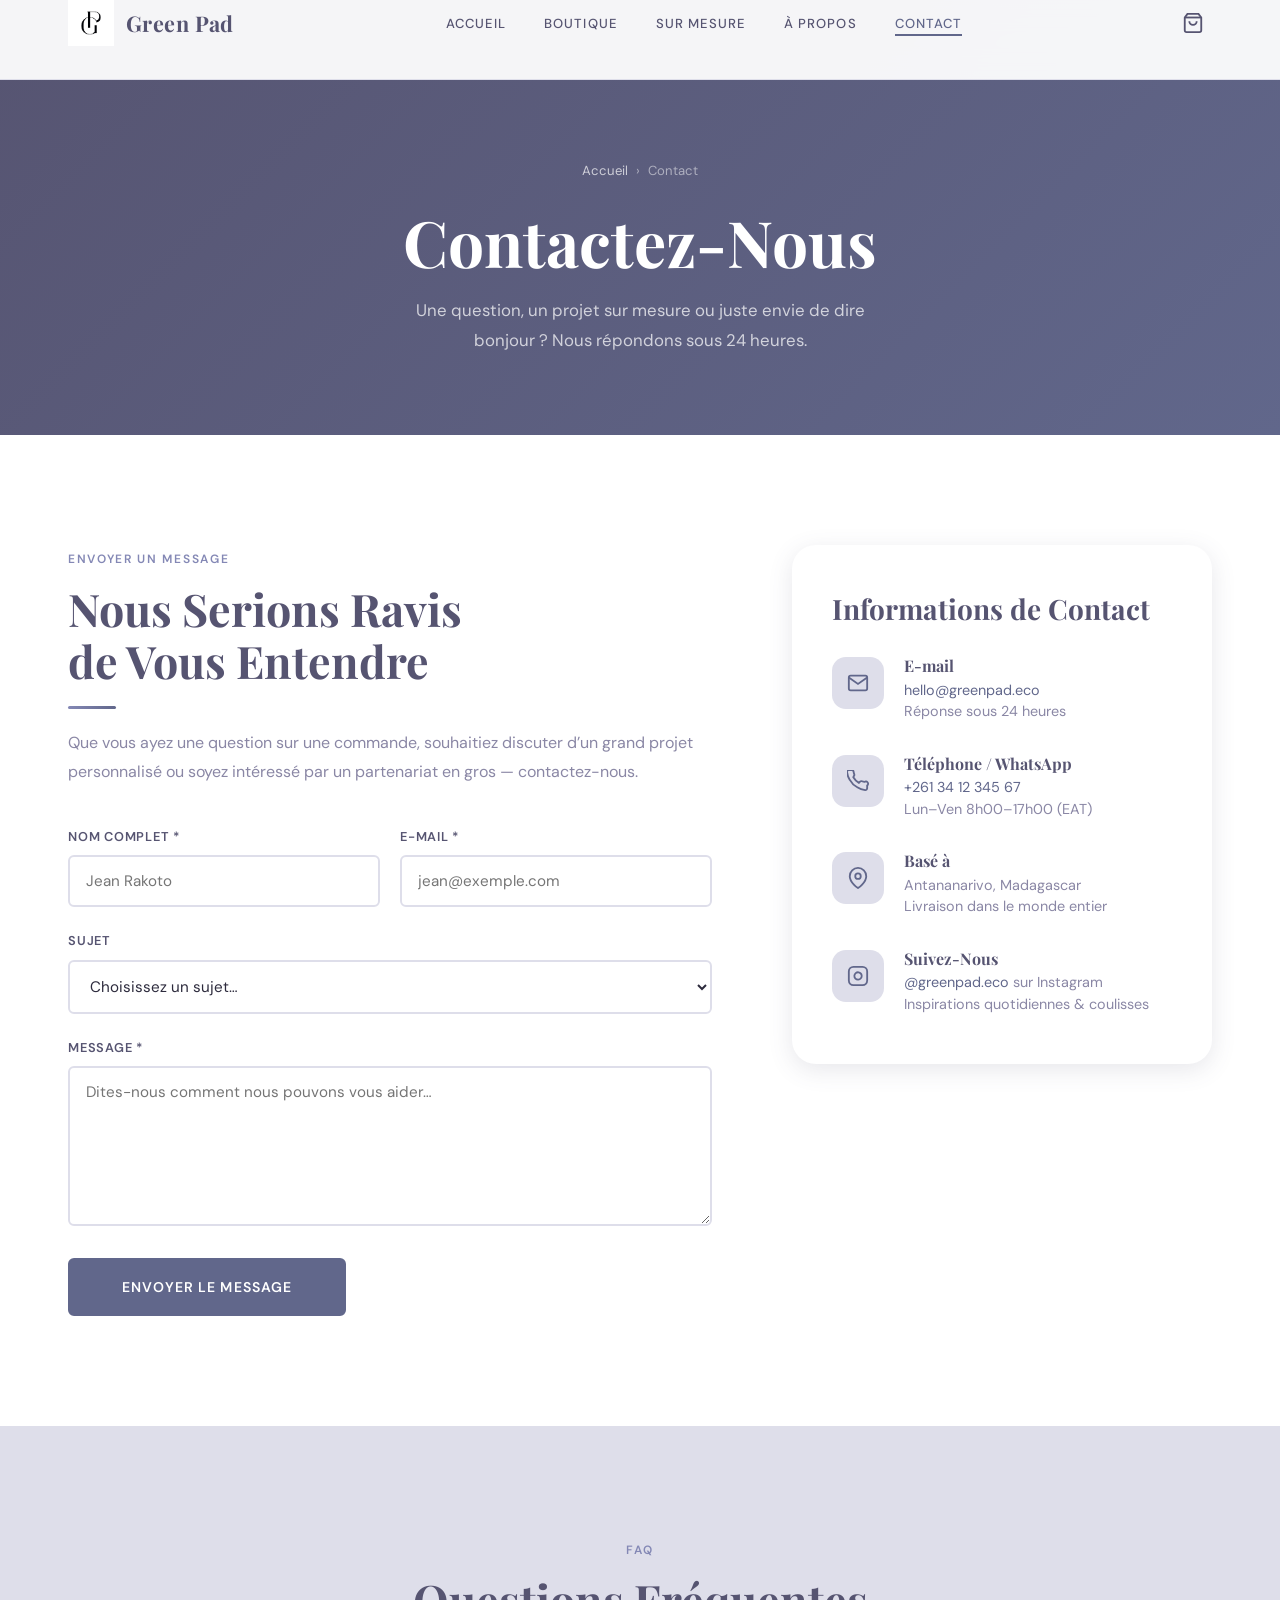
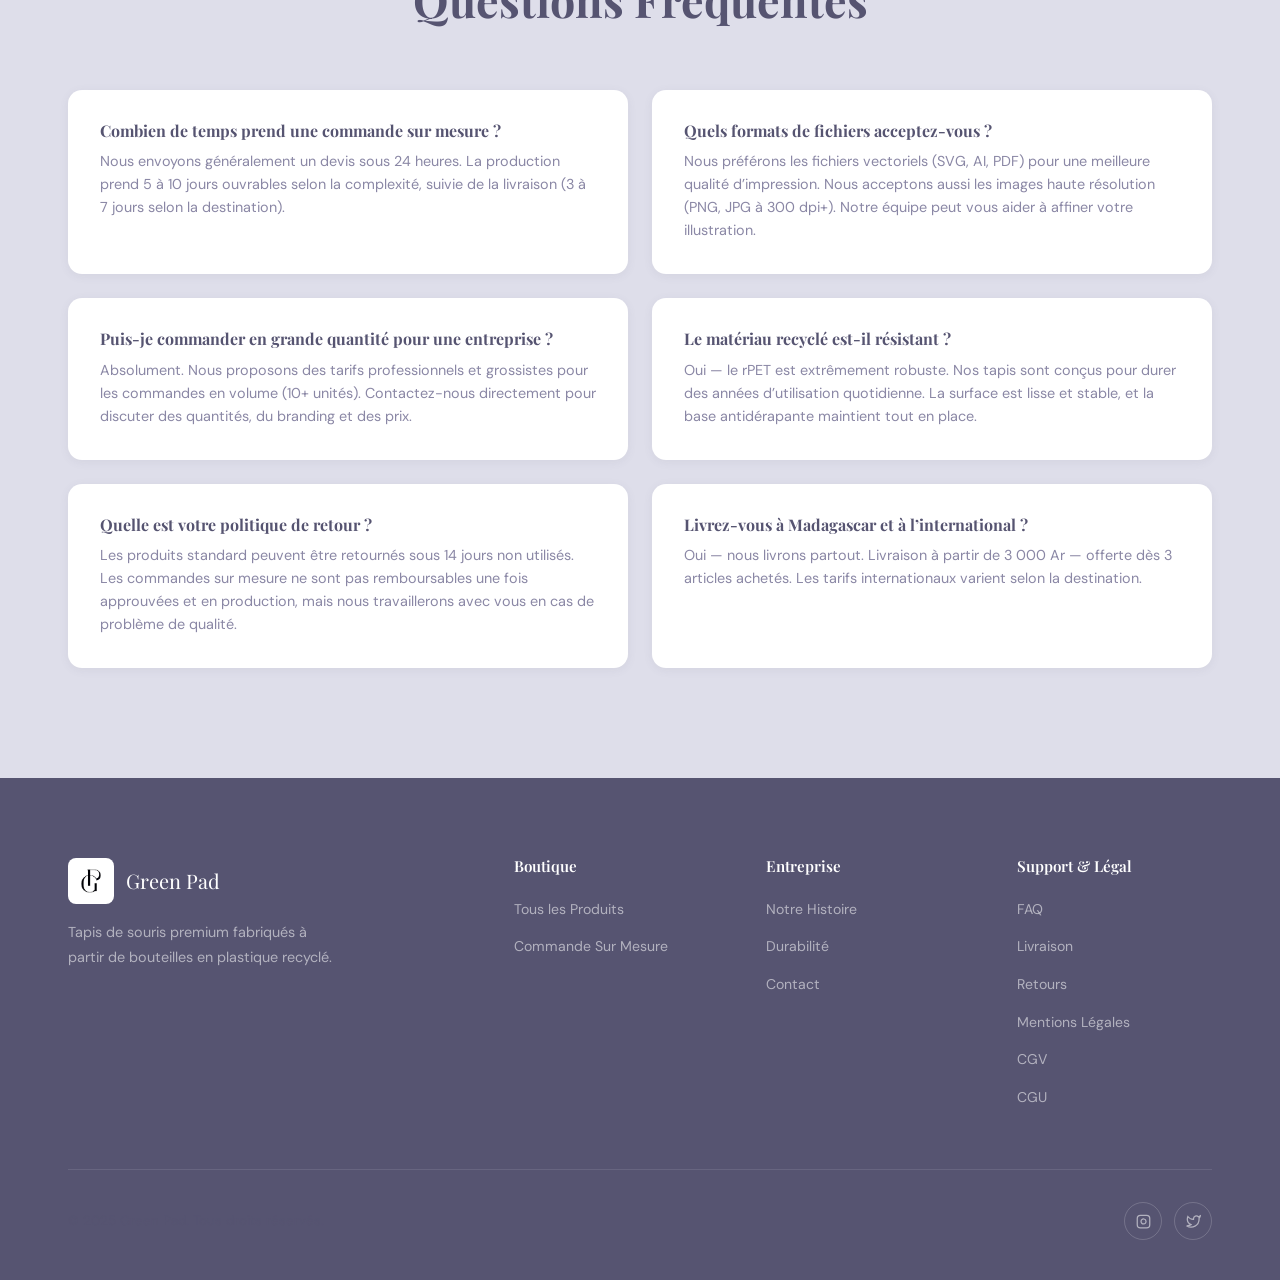
<file: contact.html>
<!DOCTYPE html>
<html lang="fr">
<head>
  <meta charset="UTF-8" />
  <meta name="viewport" content="width=device-width, initial-scale=1.0" />
  <link rel="icon" href="assets/logo.jpeg" type="image/jpeg" />
  <title>Contact – Green Pad</title>
  <meta name="description" content="Contactez Green Pad — questions, commandes sur mesure, collaborations. Nous répondons sous 24 heures." />
  <link rel="stylesheet" href="css/style.css" />
  <style>
    .contact-layout { display: grid; grid-template-columns: 1fr 420px; gap: 80px; align-items: start; }
    .contact-card { background: white; border-radius: var(--radius-lg); box-shadow: var(--shadow-md); padding: 48px 40px; }
    .contact-info { display: flex; flex-direction: column; gap: 32px; }
    .contact-info-item { display: flex; gap: 20px; align-items: flex-start; }
    .contact-info-icon { width: 52px; height: 52px; border-radius: 14px; background: var(--c1); display: flex; align-items: center; justify-content: center; color: var(--c4); flex-shrink: 0; }
    .contact-info-item h4 { margin-bottom: 4px; font-size: 1rem; }
    .contact-info-item p { font-size: 0.9rem; color: var(--text-light); margin: 0; line-height: 1.5; }
    .contact-info-item a { color: var(--c4); transition: color var(--transition); }
    .contact-info-item a:hover { color: var(--c5); }
    .faq-section { background: var(--c1); padding: 110px 0; }
    .faq-grid { display: grid; grid-template-columns: 1fr 1fr; gap: 24px; }
    .faq-item { background: white; border-radius: var(--radius-md); padding: 32px; box-shadow: var(--shadow-sm); }
    .faq-item h4 { margin-bottom: 10px; font-size: 1rem; color: var(--c5); }
    .faq-item p { font-size: 0.9rem; color: var(--text-light); line-height: 1.6; }
    .success-message { display: none; text-align: center; padding: 40px; }
    .success-message svg { margin: 0 auto 16px; color: var(--c4); }
    .success-message h3 { margin-bottom: 8px; }
    @media (max-width: 900px) {
      .contact-layout { grid-template-columns: 1fr; gap: 48px; }
      .faq-grid { grid-template-columns: 1fr; }
    }
  </style>
</head>
<body>

<!-- NAVIGATION -->
<nav class="nav" id="navbar">
  <div class="container">
    <div class="nav__inner">
      <a href="index.html" class="nav__logo">
        <img src="assets/logo.jpeg" alt="Green Pad" class="nav__logo-img" />
        <span class="nav__logo-name">Green Pad</span>
      </a>
      <ul class="nav__links">
        <li><a href="index.html"   class="nav__link">Accueil</a></li>
        <li><a href="shop.html"    class="nav__link">Boutique</a></li>
        <li><a href="custom.html"  class="nav__link">Sur Mesure</a></li>
        <li><a href="about.html"   class="nav__link">À propos</a></li>
        <li><a href="contact.html" class="nav__link">Contact</a></li>
      </ul>
      <div class="nav__actions">
        <a href="cart.html" class="nav__cart" aria-label="Panier">
          <svg width="22" height="22" viewBox="0 0 24 24" fill="none" stroke="currentColor" stroke-width="2"><path d="M6 2L3 6v14a2 2 0 002 2h14a2 2 0 002-2V6l-3-4z"/><line x1="3" y1="6" x2="21" y2="6"/><path d="M16 10a4 4 0 01-8 0"/></svg>
          <span class="nav__cart-count cart-badge">0</span>
        </a>
        <button class="nav__hamburger" id="hamburger" aria-label="Menu"><span></span><span></span><span></span></button>
      </div>
    </div>
  </div>
</nav>
<div class="nav__mobile" id="mobileNav">
  <ul class="nav__mobile-links">
    <li><a href="index.html"   class="nav__mobile-link">Accueil</a></li>
    <li><a href="shop.html"    class="nav__mobile-link">Boutique</a></li>
    <li><a href="custom.html"  class="nav__mobile-link">Sur Mesure</a></li>
    <li><a href="about.html"   class="nav__mobile-link">À propos</a></li>
    <li><a href="contact.html" class="nav__mobile-link">Contact</a></li>
    <li><a href="cart.html"    class="nav__mobile-link">Panier</a></li>
  </ul>
</div>

<!-- PAGE HEADER -->
<div class="page-header">
  <div class="container">
    <div class="breadcrumb"><a href="index.html">Accueil</a><span>›</span><span>Contact</span></div>
    <h1>Contactez-Nous</h1>
    <p>Une question, un projet sur mesure ou juste envie de dire bonjour ? Nous répondons sous 24 heures.</p>
  </div>
</div>

<!-- CONTACT MAIN -->
<section class="section">
  <div class="container">
    <div class="contact-layout">

      <!-- Form -->
      <div>
        <span class="section-label">Envoyer un Message</span>
        <h2 style="margin-bottom:12px;">Nous Serions Ravis<br />de Vous Entendre</h2>
        <div class="divider divider-left"></div>
        <p style="margin-bottom:40px;color:var(--text-light);">Que vous ayez une question sur une commande, souhaitiez discuter d’un grand projet personnalisé ou soyez intéressé par un partenariat en gros — contactez-nous.</p>

        <div id="contactSuccess" class="success-message">
          <svg width="52" height="52" viewBox="0 0 24 24" fill="none" stroke="currentColor" stroke-width="2"><circle cx="12" cy="12" r="10"/><polyline points="20 6 9 17 4 12"/></svg>
          <h3>Message Envoyé !</h3>
          <p style="color:var(--text-light);">Merci de nous avoir contactés. Nous vous répondrons sous 24 heures.</p>
          <a href="index.html" class="btn btn-primary" style="margin-top:24px;">Retour à l’Accueil</a>
        </div>

        <form id="contactForm">
          <div class="grid-2" style="gap:20px;">
            <div class="form-group">
              <label class="form-label" for="cName">Nom complet *</label>
              <input type="text" id="cName" class="form-input" placeholder="Jean Rakoto" required />
            </div>
            <div class="form-group">
              <label class="form-label" for="cEmail">E-mail *</label>
              <input type="email" id="cEmail" class="form-input" placeholder="jean@exemple.com" required />
            </div>
          </div>
          <div class="form-group">
            <label class="form-label" for="cSubject">Sujet</label>
            <select id="cSubject" class="form-select">
              <option value="">Choisissez un sujet…</option>
              <option>Question sur une commande</option>
              <option>Commande sur mesure</option>
              <option>Grossiste / B2B</option>
              <option>Livraison &amp; Délai</option>
              <option>Retours &amp; Remboursements</option>
              <option>Autre</option>
            </select>
          </div>
          <div class="form-group">
            <label class="form-label" for="cMessage">Message *</label>
            <textarea id="cMessage" class="form-textarea" placeholder="Dites-nous comment nous pouvons vous aider…" required style="min-height:160px;"></textarea>
          </div>
          <button type="submit" class="btn btn-primary btn-lg">Envoyer le Message</button>
        </form>
      </div>

      <!-- Info card -->
      <div class="contact-card">
        <h3 style="margin-bottom:32px;">Informations de Contact</h3>
        <div class="contact-info">
          <div class="contact-info-item">
            <div class="contact-info-icon">
              <svg width="22" height="22" viewBox="0 0 24 24" fill="none" stroke="currentColor" stroke-width="2"><path d="M4 4h16c1.1 0 2 .9 2 2v12c0 1.1-.9 2-2 2H4c-1.1 0-2-.9-2-2V6c0-1.1.9-2 2-2z"/><polyline points="22,6 12,13 2,6"/></svg>
            </div>
            <div>
              <h4>E-mail</h4>
              <p><a href="mailto:hello@greenpad.eco">hello@greenpad.eco</a></p>
              <p>Réponse sous 24 heures</p>
            </div>
          </div>
          <div class="contact-info-item">
            <div class="contact-info-icon">
              <svg width="22" height="22" viewBox="0 0 24 24" fill="none" stroke="currentColor" stroke-width="2"><path d="M22 16.92v3a2 2 0 01-2.18 2 19.79 19.79 0 01-8.63-3.07A19.5 19.5 0 013.07 10.8a19.79 19.79 0 01-3.07-8.67A2 2 0 012.18 0h3a2 2 0 012 1.72c.127.96.361 1.903.7 2.81a2 2 0 01-.45 2.11L6.91 7.91a16 16 0 006.09 6.09l1.27-1.27a2 2 0 012.11-.45c.907.339 1.85.573 2.81.7A2 2 0 0122 16.92z"/></svg>
            </div>
            <div>
              <h4>Téléphone / WhatsApp</h4>
              <p><a href="tel:+261341234567">+261 34 12 345 67</a></p>
              <p>Lun–Ven 8h00–17h00 (EAT)</p>
            </div>
          </div>
          <div class="contact-info-item">
            <div class="contact-info-icon">
              <svg width="22" height="22" viewBox="0 0 24 24" fill="none" stroke="currentColor" stroke-width="2"><path d="M21 10c0 7-9 13-9 13s-9-6-9-13a9 9 0 0118 0z"/><circle cx="12" cy="10" r="3"/></svg>
            </div>
            <div>
              <h4>Basé à</h4>
              <p>Antananarivo, Madagascar</p>
              <p>Livraison dans le monde entier</p>
            </div>
          </div>
          <div class="contact-info-item">
            <div class="contact-info-icon">
              <svg width="22" height="22" viewBox="0 0 24 24" fill="none" stroke="currentColor" stroke-width="2"><rect x="2" y="2" width="20" height="20" rx="5"/><path d="M16 11.37A4 4 0 1112.63 8 4 4 0 0116 11.37z"/><line x1="17.5" y1="6.5" x2="17.51" y2="6.5"/></svg>
            </div>
            <div>
              <h4>Suivez-Nous</h4>
              <p><a href="#">@greenpad.eco</a> sur Instagram</p>
              <p>Inspirations quotidiennes &amp; coulisses</p>
            </div>
          </div>
        </div>
      </div>

    </div>
  </div>
</section>

<!-- FAQ -->
<section class="faq-section" id="faq">
  <div class="container">
    <div class="section-header">
      <span class="section-label">FAQ</span>
      <h2>Questions Fréquentes</h2>
    </div>
    <div class="faq-grid">
      <div class="faq-item">
        <h4>Combien de temps prend une commande sur mesure ?</h4>
        <p>Nous envoyons généralement un devis sous 24 heures. La production prend 5 à 10 jours ouvrables selon la complexité, suivie de la livraison (3 à 7 jours selon la destination).</p>
      </div>
      <div class="faq-item">
        <h4>Quels formats de fichiers acceptez-vous ?</h4>
        <p>Nous préférons les fichiers vectoriels (SVG, AI, PDF) pour une meilleure qualité d’impression. Nous acceptons aussi les images haute résolution (PNG, JPG à 300 dpi+). Notre équipe peut vous aider à affiner votre illustration.</p>
      </div>
      <div class="faq-item">
        <h4>Puis-je commander en grande quantité pour une entreprise ?</h4>
        <p>Absolument. Nous proposons des tarifs professionnels et grossistes pour les commandes en volume (10+ unités). Contactez-nous directement pour discuter des quantités, du branding et des prix.</p>
      </div>
      <div class="faq-item">
        <h4>Le matériau recyclé est-il résistant ?</h4>
        <p>Oui — le rPET est extrêmement robuste. Nos tapis sont conçus pour durer des années d’utilisation quotidienne. La surface est lisse et stable, et la base antidérapante maintient tout en place.</p>
      </div>
      <div class="faq-item">
        <h4>Quelle est votre politique de retour ?</h4>
        <p>Les produits standard peuvent être retournés sous 14 jours non utilisés. Les commandes sur mesure ne sont pas remboursables une fois approuvées et en production, mais nous travaillerons avec vous en cas de problème de qualité.</p>
      </div>
      <div class="faq-item">
        <h4>Livrez-vous à Madagascar et à l’international ?</h4>
        <p>Oui — nous livrons partout. Livraison à partir de 3 000 Ar — offerte dès 3 articles achetés. Les tarifs internationaux varient selon la destination.</p>
      </div>
    </div>
  </div>
</section>

<!-- FOOTER -->
<footer class="footer">
  <div class="container">
    <div class="footer__grid">
      <div class="footer__brand">
        <div class="footer__logo">
          <img src="assets/logo.jpeg" alt="Green Pad" class="footer__logo-img" />
          <span class="footer__logo-name">Green Pad</span>
        </div>
        <p>Tapis de souris premium fabriqués à partir de bouteilles en plastique recyclé.</p>
      </div>
      <div>
        <h4 class="footer__heading">Boutique</h4>
        <ul class="footer__links">
          <li><a href="shop.html" class="footer__link">Tous les Produits</a></li>
          <li><a href="custom.html" class="footer__link">Commande Sur Mesure</a></li>
        </ul>
      </div>
      <div>
        <h4 class="footer__heading">Entreprise</h4>
        <ul class="footer__links">
          <li><a href="about.html" class="footer__link">Notre Histoire</a></li>
          <li><a href="about.html#sustainability" class="footer__link">Durabilité</a></li>
          <li><a href="contact.html" class="footer__link">Contact</a></li>
        </ul>
      </div>
      <div>
        <h4 class="footer__heading">Support &amp; Légal</h4>
        <ul class="footer__links">
          <li><a href="contact.html#faq" class="footer__link">FAQ</a></li>
          <li><a href="#" class="footer__link">Livraison</a></li>
          <li><a href="#" class="footer__link">Retours</a></li>
          <li><a href="mentions-legales.html" class="footer__link">Mentions Légales</a></li>
          <li><a href="cgv.html" class="footer__link">CGV</a></li>
          <li><a href="cgu.html" class="footer__link">CGU</a></li>
        </ul>
      </div>
    </div>
    <div class="footer__bottom">
      <p>&copy; 2025 Green Pad. Tous droits réservés.</p>
      <div class="footer__social">
        <a href="#" class="footer__social-link" aria-label="Instagram"><svg width="15" height="15" viewBox="0 0 24 24" fill="none" stroke="currentColor" stroke-width="2"><rect x="2" y="2" width="20" height="20" rx="5"/><path d="M16 11.37A4 4 0 1112.63 8 4 4 0 0116 11.37z"/><line x1="17.5" y1="6.5" x2="17.51" y2="6.5"/></svg></a>
        <a href="#" class="footer__social-link" aria-label="Twitter"><svg width="15" height="15" viewBox="0 0 24 24" fill="none" stroke="currentColor" stroke-width="2"><path d="M23 3a10.9 10.9 0 01-3.14 1.53 4.48 4.48 0 00-7.86 3v1A10.66 10.66 0 013 4s-4 9 5 13a11.64 11.64 0 01-7 2c9 5 20 0 20-11.5a4.5 4.5 0 00-.08-.83A7.72 7.72 0 0023 3z"/></svg></a>
      </div>
    </div>
  </div>
</footer>

<script src="js/main.js"></script>
<script>
  document.getElementById('contactForm').addEventListener('submit', (e) => {
    e.preventDefault();
    document.getElementById('contactForm').style.display    = 'none';
    document.getElementById('contactSuccess').style.display = 'block';
    GP.showToast('Message envoyé ! Nous vous recontactons très vite.');
  });
</script>
</body>
</html>
</file>
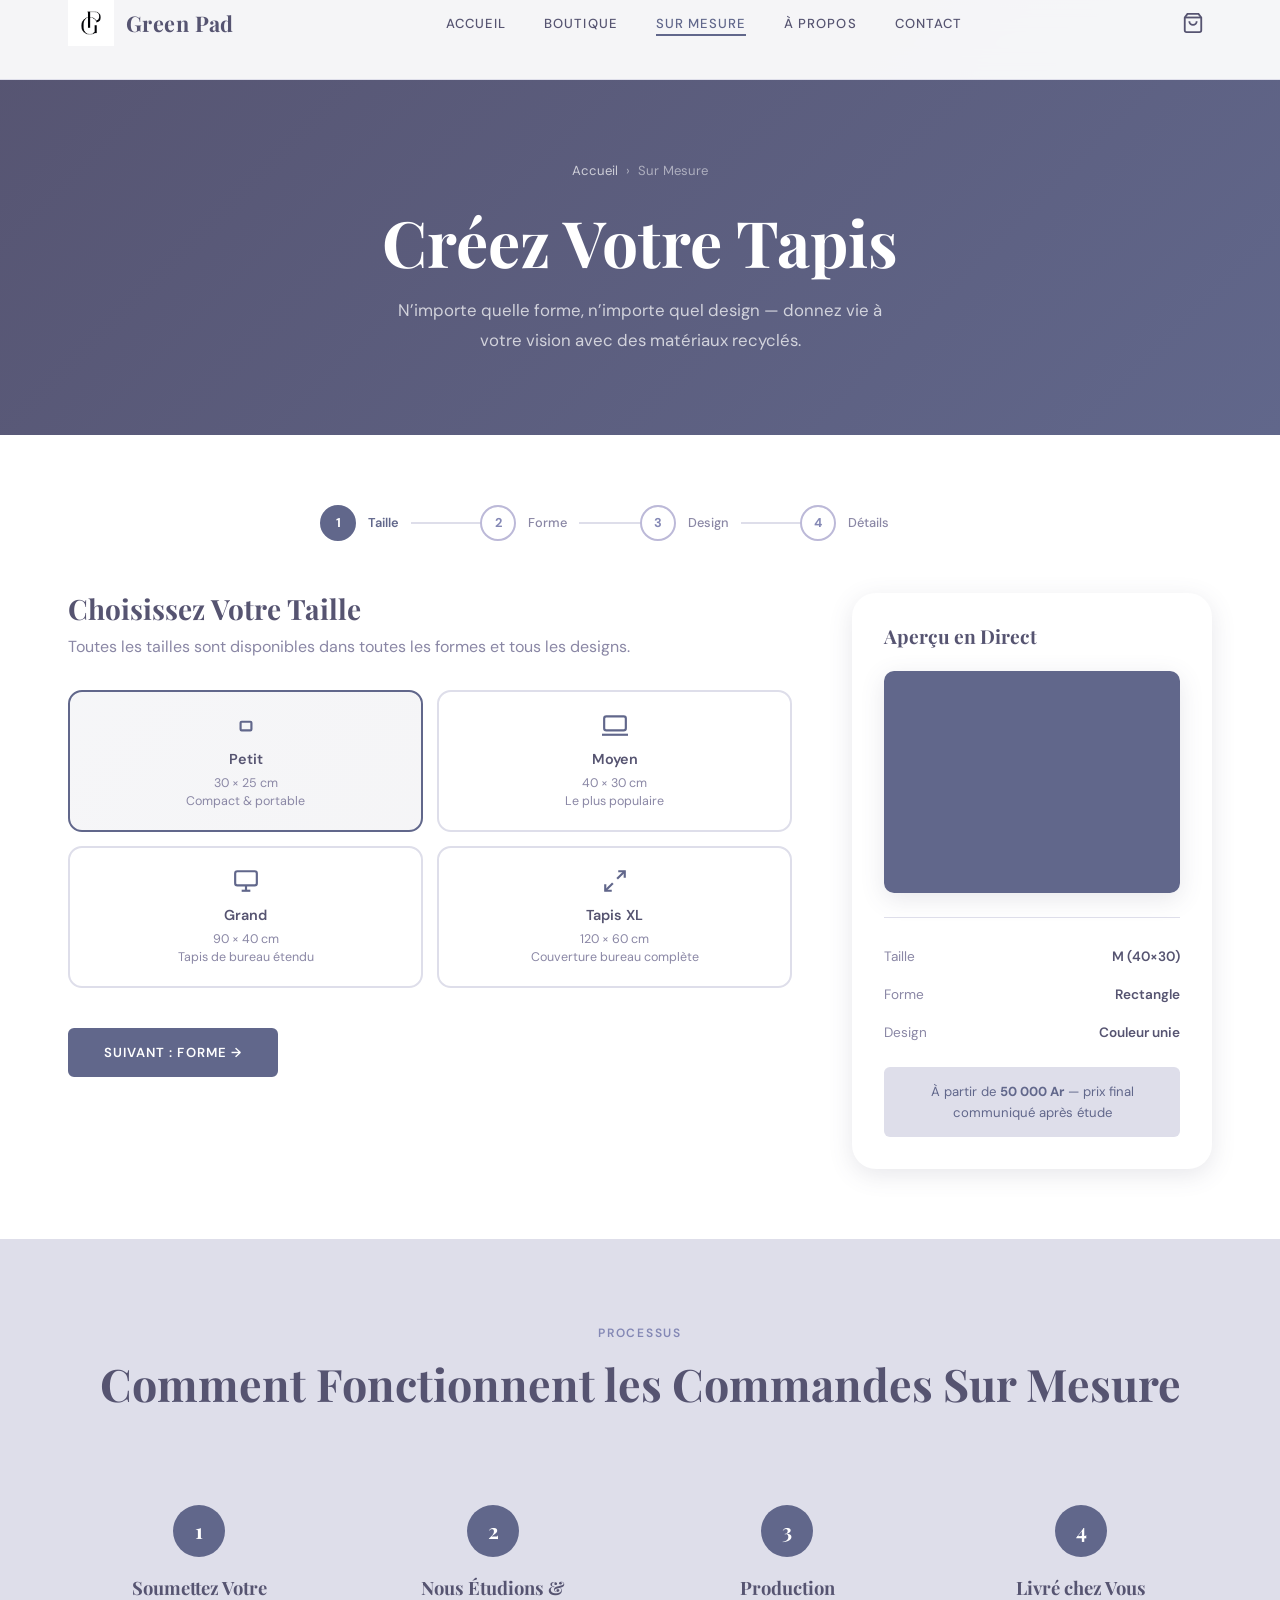
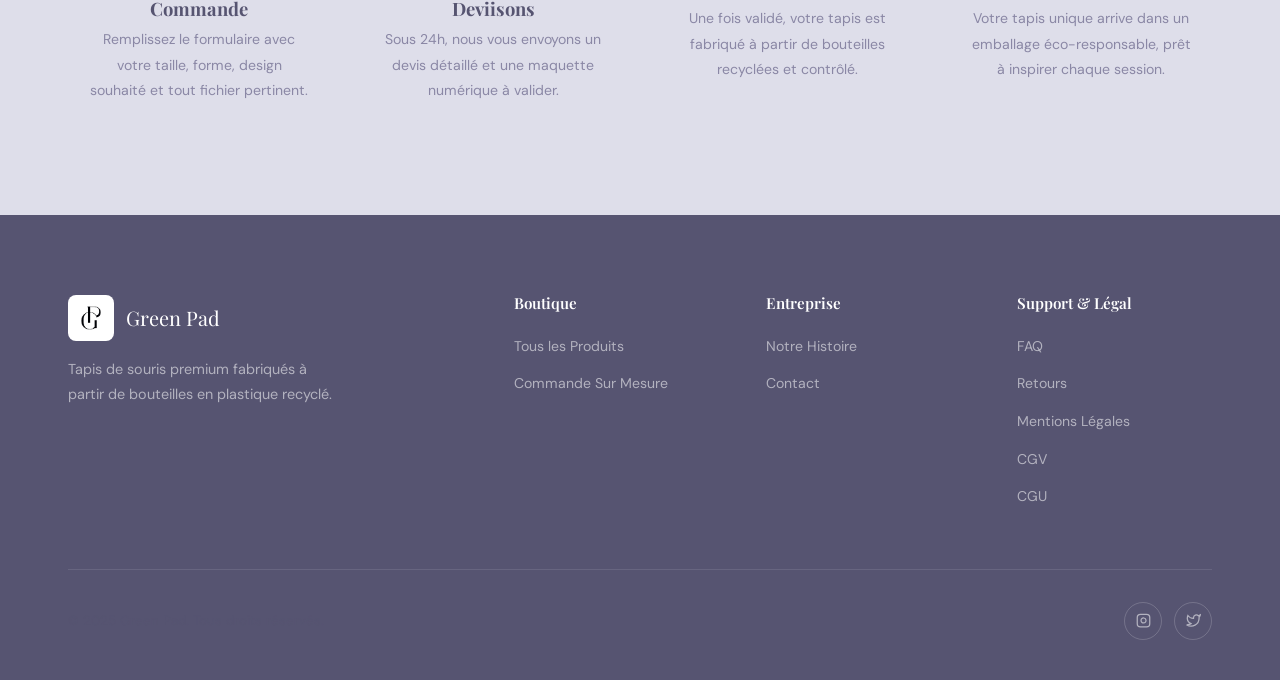
<file: custom.html>
<!DOCTYPE html>
<html lang="fr">
<head>
  <meta charset="UTF-8" />
  <meta name="viewport" content="width=device-width, initial-scale=1.0" />
  <link rel="icon" href="assets/logo.jpeg" type="image/jpeg" />
  <title>Sur Mesure – Green Pad</title>
  <meta name="description" content="Concevez votre tapis de souris idéal. Choisissez la taille, la forme, le design et les couleurs. Fabriqué en plastique recyclé — personnalisé pour vous." />
  <link rel="stylesheet" href="css/style.css" />
  <style>
    .custom-layout { display: grid; grid-template-columns: 1fr 360px; gap: 60px; align-items: start; }
    .form-step { display: none; }
    .form-step.active { display: block; }
    .option-grid { display: grid; gap: 14px; }
    .option-grid-2 { grid-template-columns: 1fr 1fr; }
    .option-grid-3 { grid-template-columns: repeat(3, 1fr); }
    .option-card { border: 2px solid var(--c1); border-radius: var(--radius-md); padding: 20px 16px; text-align: center; cursor: pointer; transition: var(--transition); background: white; }
    .option-card:hover { border-color: var(--c3); }
    .option-card.selected { border-color: var(--c4); background: linear-gradient(135deg, rgba(97,103,139,0.06), rgba(86,84,113,0.06)); }
    .option-card__icon { display: flex; align-items: center; justify-content: center; margin-bottom: 10px; color: var(--c4); }
    .size-option .option-card__icon { font-size: 1rem; }
    .option-card__name { font-weight: 600; font-size: 0.9rem; color: var(--c5); margin-bottom: 4px; }
    .option-card__desc { font-size: 0.78rem; color: var(--text-light); line-height: 1.4; }
    .shape-preview { width: 56px; height: 40px; background: var(--c3); margin: 0 auto 10px; opacity: 0.7; }
    .shape-rect     { border-radius: 4px; width: 56px; height: 36px; }
    .shape-square   { border-radius: 4px; width: 40px; height: 40px; }
    .shape-rounded  { border-radius: 16px; width: 56px; height: 36px; }
    .shape-oval     { border-radius: 50%; width: 56px; height: 36px; }
    .shape-freeform { border-radius: 30% 70% 60% 40% / 40% 50% 50% 60%; width: 48px; height: 40px; }
    .color-swatches { display: flex; flex-wrap: wrap; gap: 10px; margin-top: 12px; }
    .color-swatch { width: 36px; height: 36px; border-radius: 50%; cursor: pointer; border: 3px solid transparent; transition: var(--transition); box-shadow: var(--shadow-sm); }
    .color-swatch:hover { transform: scale(1.15); border-color: white; box-shadow: 0 0 0 2px var(--c4); }
    .step-actions { display: flex; gap: 12px; margin-top: 40px; }
    .preview-card { background: white; border-radius: var(--radius-lg); box-shadow: var(--shadow-md); padding: 32px; position: sticky; top: 100px; }
    .preview-card h3 { margin-bottom: 24px; font-size: 1.2rem; }
    #previewWrap { width: 100%; aspect-ratio: 4/3; border-radius: 10px; overflow: hidden; box-shadow: var(--shadow-md); margin-bottom: 24px; }
    #padPreview { width: 100%; height: 100%; transition: all 0.4s ease; }
    .preview-summary { border-top: 1px solid var(--c1); padding-top: 20px; }
    .preview-row { display: flex; justify-content: space-between; font-size: 0.85rem; padding: 8px 0; }
    .preview-row span:first-child { color: var(--text-light); }
    .preview-row span:last-child { font-weight: 600; color: var(--c5); }
    .price-note { background: var(--c1); border-radius: var(--radius-sm); padding: 14px; margin-top: 16px; font-size: 0.82rem; color: var(--c4); text-align: center; }
    .upload-area { border: 2px dashed var(--c2); border-radius: var(--radius-md); padding: 40px; text-align: center; cursor: pointer; transition: border-color var(--transition); background: #fafafa; }
    .upload-area:hover { border-color: var(--c4); }
    .upload-area svg { opacity: 0.4; margin: 0 auto 12px; }
    .how-it-works { background: var(--c1); padding: 80px 0; margin-top: 0; }
    .hiw-grid { display: grid; grid-template-columns: repeat(4, 1fr); gap: 32px; }
    .hiw-card { text-align: center; padding: 32px 20px; }
    .hiw-num { width: 52px; height: 52px; border-radius: 50%; background: var(--c4); color: white; font-family: var(--font-heading); font-size: 1.3rem; font-weight: 700; display: flex; align-items: center; justify-content: center; margin: 0 auto 20px; }
    .hiw-card h4 { margin-bottom: 8px; }
    .hiw-card p { font-size: 0.88rem; color: var(--text-light); }
    @media (max-width: 900px) {
      .custom-layout { grid-template-columns: 1fr; }
      .preview-card { position: static; }
      .hiw-grid { grid-template-columns: repeat(2, 1fr); }
    }
    @media (max-width: 480px) {
      .option-grid-3 { grid-template-columns: 1fr 1fr; }
      .hiw-grid { grid-template-columns: 1fr; }
    }
  </style>
</head>
<body>

<!-- NAVIGATION -->
<nav class="nav" id="navbar">
  <div class="container">
    <div class="nav__inner">
      <a href="index.html" class="nav__logo">
        <img src="assets/logo.jpeg" alt="Green Pad" class="nav__logo-img" />
        <span class="nav__logo-name">Green Pad</span>
      </a>
      <ul class="nav__links">
        <li><a href="index.html"   class="nav__link">Accueil</a></li>
        <li><a href="shop.html"    class="nav__link">Boutique</a></li>
        <li><a href="custom.html"  class="nav__link">Sur Mesure</a></li>
        <li><a href="about.html"   class="nav__link">À propos</a></li>
        <li><a href="contact.html" class="nav__link">Contact</a></li>
      </ul>
      <div class="nav__actions">
        <a href="cart.html" class="nav__cart" aria-label="Panier">
          <svg width="22" height="22" viewBox="0 0 24 24" fill="none" stroke="currentColor" stroke-width="2"><path d="M6 2L3 6v14a2 2 0 002 2h14a2 2 0 002-2V6l-3-4z"/><line x1="3" y1="6" x2="21" y2="6"/><path d="M16 10a4 4 0 01-8 0"/></svg>
          <span class="nav__cart-count cart-badge">0</span>
        </a>
        <button class="nav__hamburger" id="hamburger" aria-label="Menu"><span></span><span></span><span></span></button>
      </div>
    </div>
  </div>
</nav>
<div class="nav__mobile" id="mobileNav">
  <ul class="nav__mobile-links">
    <li><a href="index.html"   class="nav__mobile-link">Accueil</a></li>
    <li><a href="shop.html"    class="nav__mobile-link">Boutique</a></li>
    <li><a href="custom.html"  class="nav__mobile-link">Sur Mesure</a></li>
    <li><a href="about.html"   class="nav__mobile-link">À propos</a></li>
    <li><a href="contact.html" class="nav__mobile-link">Contact</a></li>
    <li><a href="cart.html"    class="nav__mobile-link">Panier</a></li>
  </ul>
</div>

<!-- PAGE HEADER -->
<div class="page-header">
  <div class="container">
    <div class="breadcrumb"><a href="index.html">Accueil</a><span>›</span><span>Sur Mesure</span></div>
    <h1>Créez Votre Tapis</h1>
    <p>N’importe quelle forme, n’importe quel design — donnez vie à votre vision avec des matériaux recyclés.</p>
  </div>
</div>

<!-- CUSTOM FORM -->
<section class="section-sm">
  <div class="container">

    <!-- Step indicator -->
    <div class="steps" style="max-width:640px;margin:0 auto 52px;">
      <div class="step active" id="s1">
        <div class="step__num">1</div>
        <span class="step__label">Taille</span>
      </div>
      <div class="step" id="s2">
        <div class="step__num">2</div>
        <span class="step__label">Forme</span>
      </div>
      <div class="step" id="s3">
        <div class="step__num">3</div>
        <span class="step__label">Design</span>
      </div>
      <div class="step" id="s4">
        <div class="step__num">4</div>
        <span class="step__label">Détails</span>
      </div>
    </div>

    <div class="custom-layout">
      <!-- Form -->
      <div>
        <form id="customForm">

          <!-- STEP 1: SIZE -->
          <div class="form-step active" id="step1">
            <h3 style="margin-bottom:8px;">Choisissez Votre Taille</h3>
            <p style="margin-bottom:28px;color:var(--text-light);">Toutes les tailles sont disponibles dans toutes les formes et tous les designs.</p>
            <div class="option-grid option-grid-2">
              <div class="option-card size-option selected" data-size="S (30×25)">
                <div class="option-card__icon"><svg width="26" height="26" viewBox="0 0 24 24" fill="none" stroke="currentColor" stroke-width="2"><rect x="7" y="9" width="10" height="8" rx="1"/></svg></div>
                <div class="option-card__name">Petit</div>
                <div class="option-card__desc">30 × 25 cm<br/>Compact &amp; portable</div>
              </div>
              <div class="option-card size-option" data-size="M (40×30)">
                <div class="option-card__icon"><svg width="26" height="26" viewBox="0 0 24 24" fill="none" stroke="currentColor" stroke-width="2"><rect x="2" y="4" width="20" height="13" rx="2"/><path d="M0 21h24"/></svg></div>
                <div class="option-card__name">Moyen</div>
                <div class="option-card__desc">40 × 30 cm<br/>Le plus populaire</div>
              </div>
              <div class="option-card size-option" data-size="L (90×40)">
                <div class="option-card__icon"><svg width="26" height="26" viewBox="0 0 24 24" fill="none" stroke="currentColor" stroke-width="2"><rect x="2" y="3" width="20" height="13" rx="2"/><line x1="8" y1="21" x2="16" y2="21"/><line x1="12" y1="16" x2="12" y2="21"/></svg></div>
                <div class="option-card__name">Grand</div>
                <div class="option-card__desc">90 × 40 cm<br/>Tapis de bureau étendu</div>
              </div>
              <div class="option-card size-option" data-size="XL (120×60)">
                <div class="option-card__icon"><svg width="26" height="26" viewBox="0 0 24 24" fill="none" stroke="currentColor" stroke-width="2"><polyline points="15 3 21 3 21 9"/><polyline points="9 21 3 21 3 15"/><line x1="21" y1="3" x2="14" y2="10"/><line x1="3" y1="21" x2="10" y2="14"/></svg></div>
                <div class="option-card__name">Tapis XL</div>
                <div class="option-card__desc">120 × 60 cm<br/>Couverture bureau complète</div>
              </div>
            </div>
            <div class="step-actions">
              <button type="button" class="btn btn-primary btn-next">Suivant : Forme →</button>
            </div>
          </div>

          <!-- STEP 2: SHAPE -->
          <div class="form-step" id="step2">
            <h3 style="margin-bottom:8px;">Choisissez Votre Forme</h3>
            <p style="margin-bottom:28px;color:var(--text-light);">Vous voulez quelque chose de totalement unique ? Optez pour la forme libre !</p>
            <div class="option-grid option-grid-3">
              <div class="option-card shape-option selected" data-shape="rectangle">
                <div class="shape-preview shape-rect"></div>
                <div class="option-card__name">Rectangle</div>
                <div class="option-card__desc">Le grand classique</div>
              </div>
              <div class="option-card shape-option" data-shape="square">
                <div class="shape-preview shape-square"></div>
                <div class="option-card__name">Carré</div>
                <div class="option-card__desc">Symétrique &amp; audacieux</div>
              </div>
              <div class="option-card shape-option" data-shape="rounded">
                <div class="shape-preview shape-rounded"></div>
                <div class="option-card__name">Arrondi</div>
                <div class="option-card__desc">Doux, moderne</div>
              </div>
              <div class="option-card shape-option" data-shape="oval">
                <div class="shape-preview shape-oval"></div>
                <div class="option-card__name">Ovale</div>
                <div class="option-card__desc">Lisse &amp; élégant</div>
              </div>
              <div class="option-card shape-option" data-shape="freeform">
                <div class="shape-preview shape-freeform"></div>
                <div class="option-card__name">Forme Libre</div>
                <div class="option-card__desc">La forme de vos rêves</div>
              </div>
            </div>
            <div class="step-actions">
              <button type="button" class="btn btn-light btn-prev">← Retour</button>
              <button type="button" class="btn btn-primary btn-next">Suivant : Design →</button>
            </div>
          </div>

          <!-- STEP 3: DESIGN -->
          <div class="form-step" id="step3">
            <h3 style="margin-bottom:8px;">Choisissez Votre Design</h3>
            <p style="margin-bottom:28px;color:var(--text-light);">D’une seule couleur à votre propre illustration importée.</p>
            <div class="option-grid option-grid-2">
              <div class="option-card design-option selected" data-design="solid">
                <div class="option-card__icon"><svg width="26" height="26" viewBox="0 0 24 24" fill="none" stroke="currentColor" stroke-width="2"><circle cx="12" cy="12" r="9"/><circle cx="12" cy="12" r="4" fill="currentColor" opacity="0.25"/></svg></div>
                <div class="option-card__name">Couleur Unie</div>
                <div class="option-card__desc">Une couleur pure et propre. Inétemporel et minimal.</div>
              </div>
              <div class="option-card design-option" data-design="gradient">
                <div class="option-card__icon"><svg width="26" height="26" viewBox="0 0 24 24" fill="none" stroke="currentColor" stroke-width="2"><polygon points="12 2 2 7 12 12 22 7 12 2"/><polyline points="2 17 12 22 22 17"/><polyline points="2 12 12 17 22 12"/></svg></div>
                <div class="option-card__name">Dégradé</div>
                <div class="option-card__desc">Transition de couleur douce, élégante.</div>
              </div>
              <div class="option-card design-option" data-design="pattern">
                <div class="option-card__icon"><svg width="26" height="26" viewBox="0 0 24 24" fill="none" stroke="currentColor" stroke-width="2"><line x1="3" y1="9" x2="21" y2="9"/><line x1="3" y1="15" x2="21" y2="15"/><line x1="9" y1="3" x2="9" y2="21"/><line x1="15" y1="3" x2="15" y2="21"/></svg></div>
                <div class="option-card__name">Motif</div>
                <div class="option-card__desc">Motifs géométriques ou organiques répétés.</div>
              </div>
              <div class="option-card design-option" data-design="upload">
                <div class="option-card__icon"><svg width="26" height="26" viewBox="0 0 24 24" fill="none" stroke="currentColor" stroke-width="2"><rect x="3" y="3" width="18" height="18" rx="2"/><circle cx="8.5" cy="8.5" r="1.5"/><polyline points="21 15 16 10 5 21"/></svg></div>
                <div class="option-card__name">Importer un Fichier</div>
                <div class="option-card__desc">Votre photo, logo ou illustration — tout est possible.</div>
              </div>
            </div>

            <!-- Colour picker (shown for solid/gradient) -->
            <div id="colorArea" style="margin-top:28px;">
              <label class="form-label">Choisir une Couleur</label>
              <div style="display:flex;align-items:center;gap:16px;flex-wrap:wrap;">
                <input type="color" id="colorPicker" value="#61678B" style="width:52px;height:52px;border-radius:10px;border:none;cursor:pointer;padding:0;" />
                <div class="color-swatches">
                  <div class="color-swatch" data-color="#111111" style="background:#111111;" title="Noir"></div>
                  <div class="color-swatch" data-color="#565471" style="background:#565471;" title="Dark Purple"></div>
                  <div class="color-swatch" data-color="#61678B" style="background:#61678B;" title="Purple"></div>
                  <div class="color-swatch" data-color="#8488B5" style="background:#8488B5;" title="Lavender"></div>
                  <div class="color-swatch" data-color="#BCB9D8" style="background:#BCB9D8;" title="Light Lavender"></div>
                  <div class="color-swatch" data-color="#DEDEEA" style="background:#DEDEEA;" title="Pale Lavender"></div>
                  <div class="color-swatch" data-color="#3d5a3e" style="background:#3d5a3e;" title="Forest Green"></div>
                  <div class="color-swatch" data-color="#c0392b" style="background:#c0392b;" title="Red"></div>
                  <div class="color-swatch" data-color="#e67e22" style="background:#e67e22;" title="Orange"></div>
                  <div class="color-swatch" data-color="#f1c40f" style="background:#f1c40f;" title="Yellow"></div>
                </div>
              </div>
            </div>

            <!-- Upload area (shown for upload) -->
            <div id="uploadArea" style="margin-top:28px;display:none;">
              <label class="form-label">Importer Votre Fichier de Design</label>
              <div class="upload-area" onclick="document.getElementById('fileInput').click()">
                <svg width="40" height="40" viewBox="0 0 24 24" fill="none" stroke="currentColor" stroke-width="1.5"><path d="M21 15v4a2 2 0 01-2 2H5a2 2 0 01-2-2v-4"/><polyline points="17 8 12 3 7 8"/><line x1="12" y1="3" x2="12" y2="15"/></svg>
                <p style="color:var(--text-light);margin:0;">Cliquez pour importer ou glissez-déposez<br /><small style="color:var(--c3);">PNG, JPG, SVG, PDF jusqu’à 50 Mo</small></p>
              </div>
              <input type="file" id="fileInput" style="display:none;" accept="image/*,.pdf" />
            </div>

            <div class="step-actions">
              <button type="button" class="btn btn-light btn-prev">← Retour</button>
              <button type="button" class="btn btn-primary btn-next">Suivant : Détails →</button>
            </div>
          </div>

          <!-- STEP 4: CONTACT -->
          <div class="form-step" id="step4">
            <h3 style="margin-bottom:8px;">Vos Coordonnées</h3>
            <p style="margin-bottom:28px;color:var(--text-light);">Nous examinerons votre commande et vous répondrons dans les 24 heures.</p>
            <div class="grid-2" style="gap:20px;">
              <div class="form-group">
                <label class="form-label" for="custName">Nom complet *</label>
                <input type="text" id="custName" class="form-input" placeholder="Jean Rakoto" required />
              </div>
              <div class="form-group">
                <label class="form-label" for="custEmail">Adresse e-mail *</label>
                <input type="email" id="custEmail" class="form-input" placeholder="jean@exemple.com" required />
              </div>
            </div>
            <div class="form-group">
              <label class="form-label" for="custPhone">Téléphone (facultatif)</label>
              <input type="tel" id="custPhone" class="form-input" placeholder="+261 34 12 345 67" />
            </div>
            <div class="form-group">
              <label class="form-label" for="orderNote">Notes supplémentaires</label>
              <textarea id="orderNote" class="form-textarea" placeholder="Décrivez votre design en détail, couleurs spécifiques, texte, exigences particulières…"></textarea>
              <span class="form-hint">Plus vous nous donnez de détails, mieux nous pourrons correspondre à votre vision.</span>
            </div>
            <div class="step-actions">
              <button type="button" class="btn btn-light btn-prev">← Retour</button>
              <button type="submit" class="btn btn-primary btn-lg">Soumettre ma Commande</button>
            </div>
          </div>

        </form>
      </div>

      <!-- Live Preview -->
      <div class="preview-card">
        <h3>Aperçu en Direct</h3>
        <div id="previewWrap">
          <div id="padPreview" class="pad-live-preview"></div>
        </div>
        <div class="preview-summary">
          <div class="preview-row"><span>Taille</span><span id="sumSize">S (30×25)</span></div>
          <div class="preview-row"><span>Forme</span><span id="sumShape">Rectangle</span></div>
          <div class="preview-row"><span>Design</span><span id="sumDesign">Couleur Unie</span></div>
        </div>
        <div class="price-note">À partir de <strong>50 000 Ar</strong> — prix final communiqué après étude</div>
      </div>
    </div>
  </div>
</section>

<!-- HOW IT WORKS -->
<section class="how-it-works">
  <div class="container">
    <div class="section-header">
      <span class="section-label">Processus</span>
      <h2>Comment Fonctionnent les Commandes Sur Mesure</h2>
    </div>
    <div class="hiw-grid">
      <div class="hiw-card">
        <div class="hiw-num">1</div>
        <h4>Soumettez Votre Commande</h4>
        <p>Remplissez le formulaire avec votre taille, forme, design souhaité et tout fichier pertinent.</p>
      </div>
      <div class="hiw-card">
        <div class="hiw-num">2</div>
        <h4>Nous Étudions &amp; Deviisons</h4>
        <p>Sous 24h, nous vous envoyons un devis détaillé et une maquette numérique à valider.</p>
      </div>
      <div class="hiw-card">
        <div class="hiw-num">3</div>
        <h4>Production</h4>
        <p>Une fois validé, votre tapis est fabriqué à partir de bouteilles recyclées et contrôlé.</p>
      </div>
      <div class="hiw-card">
        <div class="hiw-num">4</div>
        <h4>Livré chez Vous</h4>
        <p>Votre tapis unique arrive dans un emballage éco-responsable, prêt à inspirer chaque session.</p>
      </div>
    </div>
  </div>
</section>

<!-- FOOTER -->
<footer class="footer">
  <div class="container">
    <div class="footer__grid">
      <div class="footer__brand">
        <div class="footer__logo">
          <img src="assets/logo.jpeg" alt="Green Pad" class="footer__logo-img" />
          <span class="footer__logo-name">Green Pad</span>
        </div>
        <p>Tapis de souris premium fabriqués à partir de bouteilles en plastique recyclé.</p>
      </div>
      <div>
        <h4 class="footer__heading">Boutique</h4>
        <ul class="footer__links">
          <li><a href="shop.html" class="footer__link">Tous les Produits</a></li>
          <li><a href="custom.html" class="footer__link">Commande Sur Mesure</a></li>
        </ul>
      </div>
      <div>
        <h4 class="footer__heading">Entreprise</h4>
        <ul class="footer__links">
          <li><a href="about.html" class="footer__link">Notre Histoire</a></li>
          <li><a href="contact.html" class="footer__link">Contact</a></li>
        </ul>
      </div>
      <div>
        <h4 class="footer__heading">Support &amp; Légal</h4>
        <ul class="footer__links">
          <li><a href="contact.html#faq" class="footer__link">FAQ</a></li>
          <li><a href="#" class="footer__link">Retours</a></li>
          <li><a href="mentions-legales.html" class="footer__link">Mentions Légales</a></li>
          <li><a href="cgv.html" class="footer__link">CGV</a></li>
          <li><a href="cgu.html" class="footer__link">CGU</a></li>
        </ul>
      </div>
    </div>
    <div class="footer__bottom">
      <p>&copy; 2025 Green Pad. Tous droits réservés.</p>
      <div class="footer__social">
        <a href="#" class="footer__social-link" aria-label="Instagram"><svg width="15" height="15" viewBox="0 0 24 24" fill="none" stroke="currentColor" stroke-width="2"><rect x="2" y="2" width="20" height="20" rx="5"/><path d="M16 11.37A4 4 0 1112.63 8 4 4 0 0116 11.37z"/><line x1="17.5" y1="6.5" x2="17.51" y2="6.5"/></svg></a>
        <a href="#" class="footer__social-link" aria-label="Twitter"><svg width="15" height="15" viewBox="0 0 24 24" fill="none" stroke="currentColor" stroke-width="2"><path d="M23 3a10.9 10.9 0 01-3.14 1.53 4.48 4.48 0 00-7.86 3v1A10.66 10.66 0 013 4s-4 9 5 13a11.64 11.64 0 01-7 2c9 5 20 0 20-11.5a4.5 4.5 0 00-.08-.83A7.72 7.72 0 0023 3z"/></svg></a>
      </div>
    </div>
  </div>
</footer>

<script src="js/main.js"></script>
<script src="js/custom.js"></script>
</body>
</html>
</file>
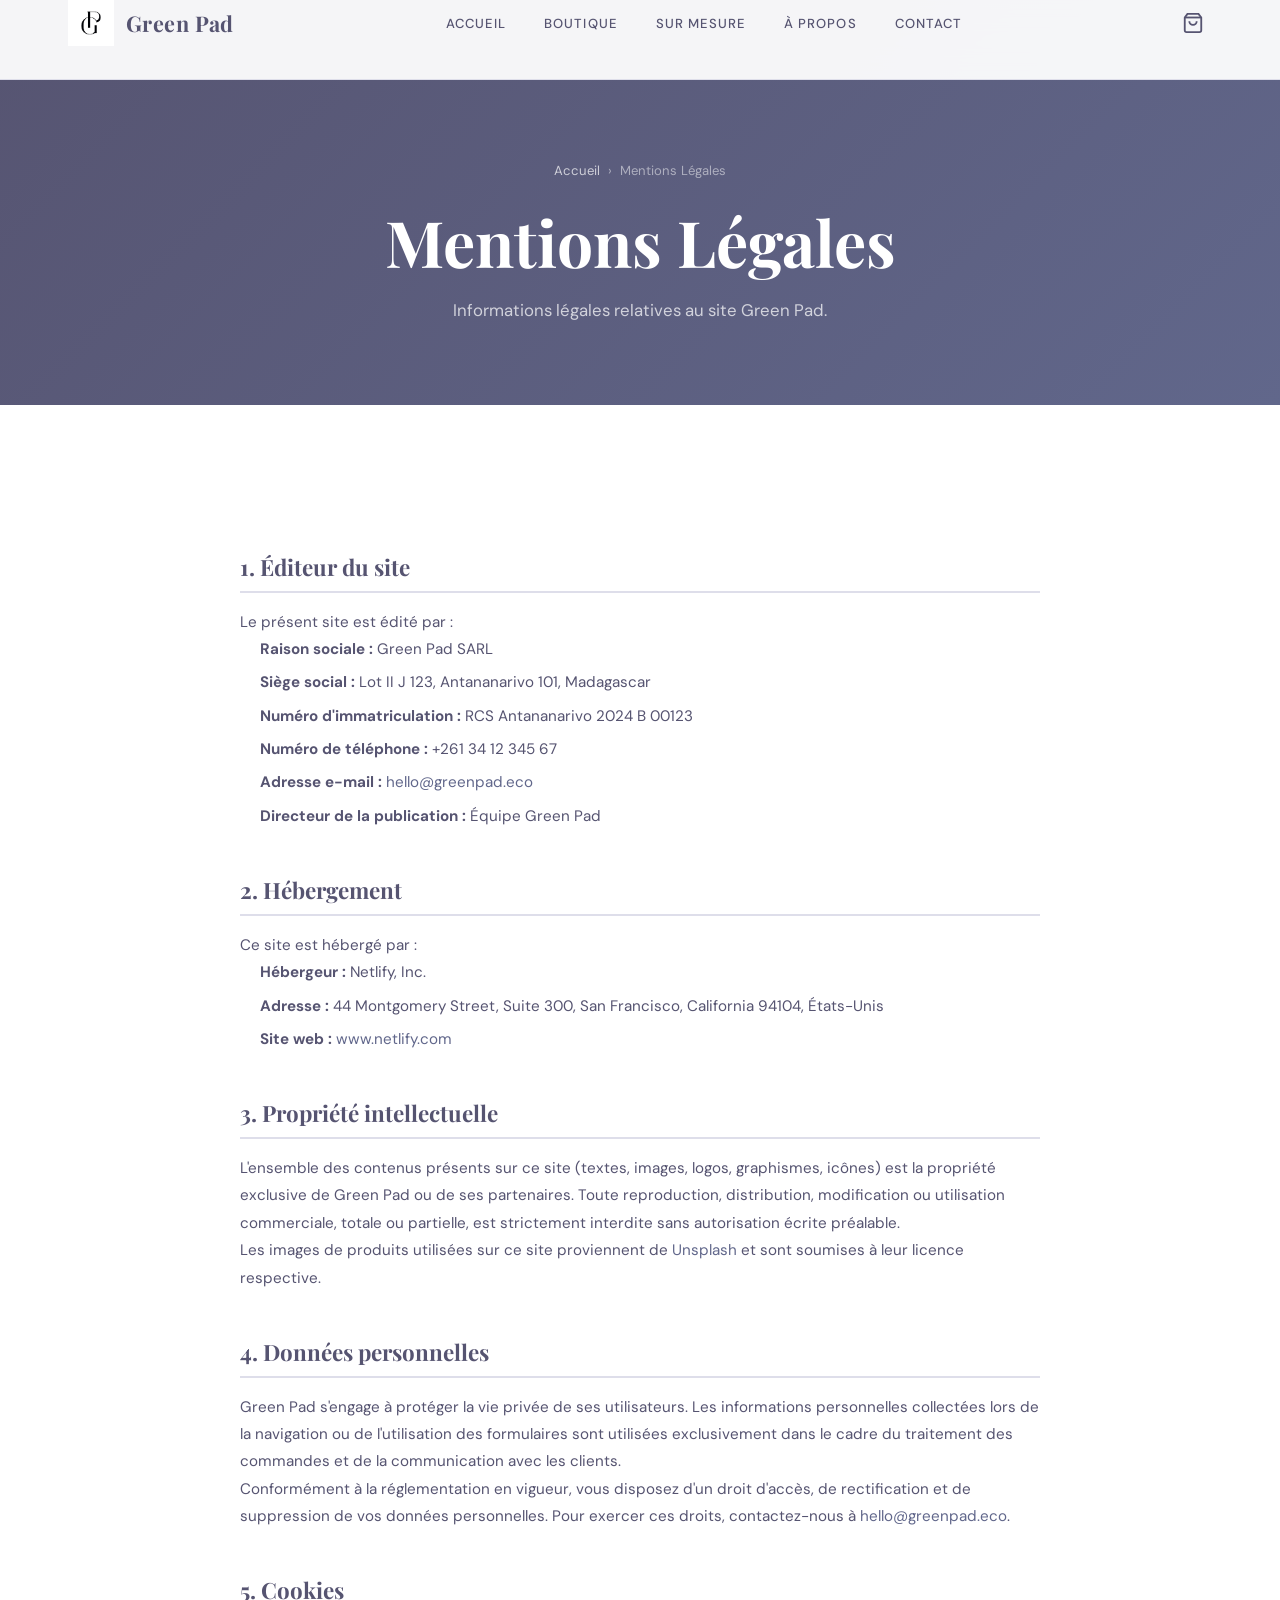
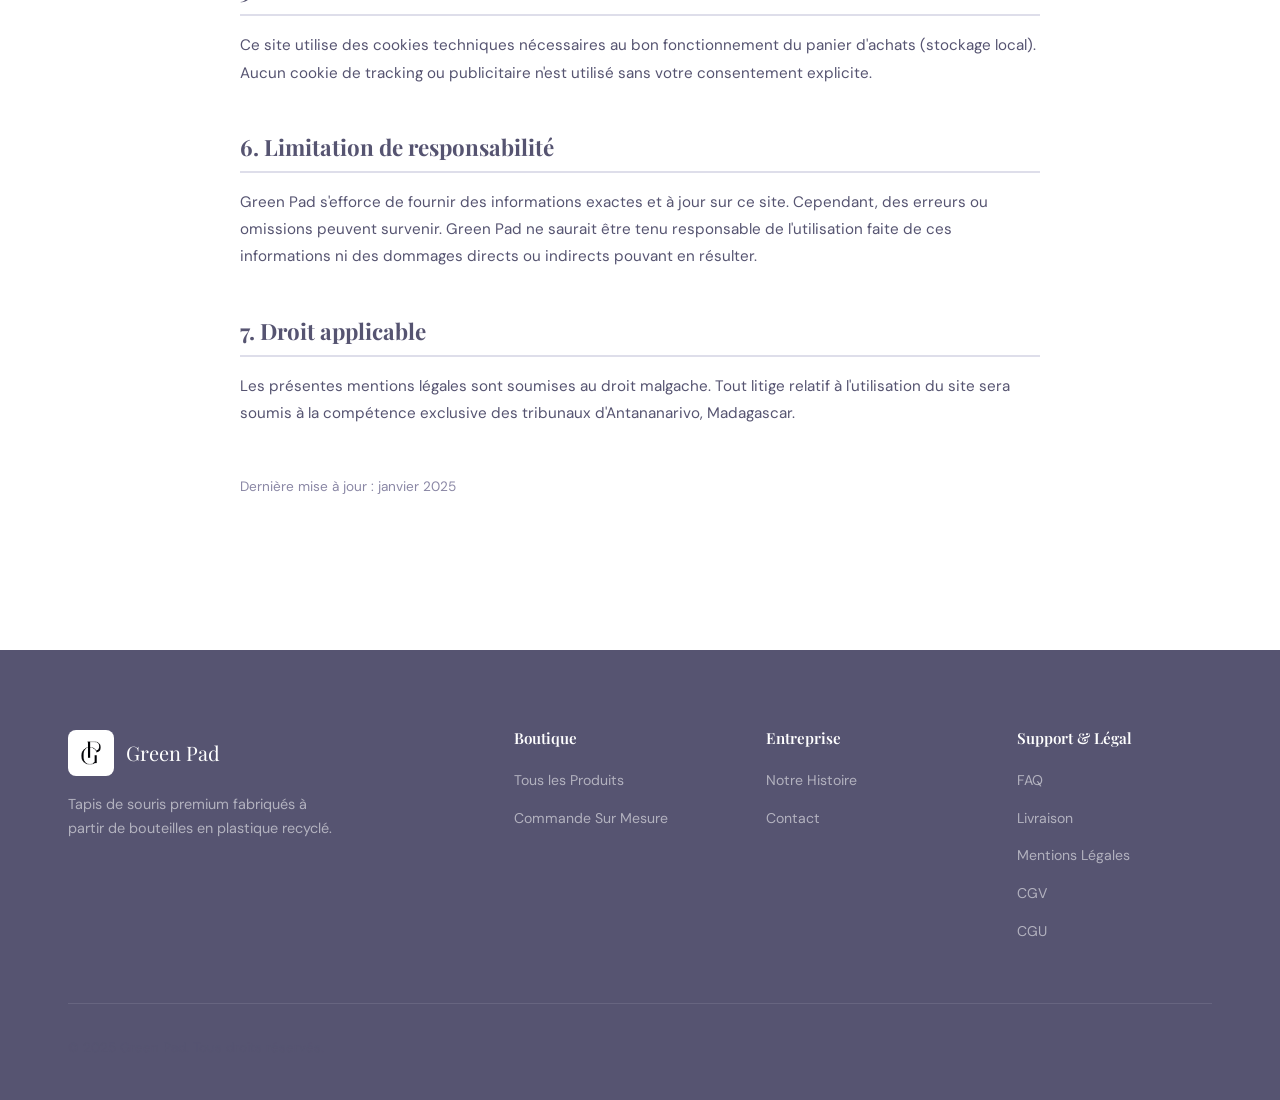
<file: mentions-legales.html>
<!DOCTYPE html>
<html lang="fr">
<head>
  <meta charset="UTF-8" />
  <meta name="viewport" content="width=device-width, initial-scale=1.0" />
  <link rel="icon" href="assets/logo.jpeg" type="image/jpeg" />
  <title>Mentions Légales – Green Pad</title>
  <meta name="description" content="Mentions légales de Green Pad — informations sur l'éditeur, l'hébergeur et la responsabilité." />
  <link rel="stylesheet" href="css/style.css" />
  <style>
    .legal-content { max-width: 800px; margin: 0 auto; padding: 80px 0; }
    .legal-content h2 { font-size: 1.4rem; color: var(--c5); margin: 48px 0 16px; padding-bottom: 10px; border-bottom: 2px solid var(--c1); }
    .legal-content h2:first-child { margin-top: 0; }
    .legal-content p, .legal-content li { font-size: 0.95rem; color: var(--text-secondary); line-height: 1.8; }
    .legal-content ul { padding-left: 20px; }
    .legal-content ul li { margin-bottom: 6px; }
    .legal-content a { color: var(--c4); }
  </style>
</head>
<body>

<!-- NAVIGATION -->
<nav class="nav" id="navbar">
  <div class="container">
    <div class="nav__inner">
      <a href="index.html" class="nav__logo">
        <img src="assets/logo.jpeg" alt="Green Pad" class="nav__logo-img" />
        <span class="nav__logo-name">Green Pad</span>
      </a>
      <ul class="nav__links">
        <li><a href="index.html"   class="nav__link">Accueil</a></li>
        <li><a href="shop.html"    class="nav__link">Boutique</a></li>
        <li><a href="custom.html"  class="nav__link">Sur Mesure</a></li>
        <li><a href="about.html"   class="nav__link">À propos</a></li>
        <li><a href="contact.html" class="nav__link">Contact</a></li>
      </ul>
      <div class="nav__actions">
        <a href="cart.html" class="nav__cart" aria-label="Panier">
          <svg width="22" height="22" viewBox="0 0 24 24" fill="none" stroke="currentColor" stroke-width="2"><path d="M6 2L3 6v14a2 2 0 002 2h14a2 2 0 002-2V6l-3-4z"/><line x1="3" y1="6" x2="21" y2="6"/><path d="M16 10a4 4 0 01-8 0"/></svg>
          <span class="nav__cart-count cart-badge">0</span>
        </a>
        <button class="nav__hamburger" id="hamburger" aria-label="Menu"><span></span><span></span><span></span></button>
      </div>
    </div>
  </div>
</nav>
<div class="nav__mobile" id="mobileNav">
  <ul class="nav__mobile-links">
    <li><a href="index.html"   class="nav__mobile-link">Accueil</a></li>
    <li><a href="shop.html"    class="nav__mobile-link">Boutique</a></li>
    <li><a href="custom.html"  class="nav__mobile-link">Sur Mesure</a></li>
    <li><a href="about.html"   class="nav__mobile-link">À propos</a></li>
    <li><a href="contact.html" class="nav__mobile-link">Contact</a></li>
    <li><a href="cart.html"    class="nav__mobile-link">Panier</a></li>
  </ul>
</div>

<!-- PAGE HEADER -->
<div class="page-header">
  <div class="container">
    <div class="breadcrumb"><a href="index.html">Accueil</a><span>›</span><span>Mentions Légales</span></div>
    <h1>Mentions Légales</h1>
    <p>Informations légales relatives au site Green Pad.</p>
  </div>
</div>

<!-- CONTENT -->
<section class="section-sm">
  <div class="container">
    <div class="legal-content">

      <h2>1. Éditeur du site</h2>
      <p>Le présent site est édité par :</p>
      <ul>
        <li><strong>Raison sociale :</strong> Green Pad SARL</li>
        <li><strong>Siège social :</strong> Lot II J 123, Antananarivo 101, Madagascar</li>
        <li><strong>Numéro d'immatriculation :</strong> RCS Antananarivo 2024 B 00123</li>
        <li><strong>Numéro de téléphone :</strong> +261 34 12 345 67</li>
        <li><strong>Adresse e-mail :</strong> <a href="mailto:hello@greenpad.eco">hello@greenpad.eco</a></li>
        <li><strong>Directeur de la publication :</strong> Équipe Green Pad</li>
      </ul>

      <h2>2. Hébergement</h2>
      <p>Ce site est hébergé par :</p>
      <ul>
        <li><strong>Hébergeur :</strong> Netlify, Inc.</li>
        <li><strong>Adresse :</strong> 44 Montgomery Street, Suite 300, San Francisco, California 94104, États-Unis</li>
        <li><strong>Site web :</strong> <a href="https://www.netlify.com" target="_blank" rel="noopener">www.netlify.com</a></li>
      </ul>

      <h2>3. Propriété intellectuelle</h2>
      <p>L'ensemble des contenus présents sur ce site (textes, images, logos, graphismes, icônes) est la propriété exclusive de Green Pad ou de ses partenaires. Toute reproduction, distribution, modification ou utilisation commerciale, totale ou partielle, est strictement interdite sans autorisation écrite préalable.</p>
      <p>Les images de produits utilisées sur ce site proviennent de <a href="https://unsplash.com" target="_blank" rel="noopener">Unsplash</a> et sont soumises à leur licence respective.</p>

      <h2>4. Données personnelles</h2>
      <p>Green Pad s'engage à protéger la vie privée de ses utilisateurs. Les informations personnelles collectées lors de la navigation ou de l'utilisation des formulaires sont utilisées exclusivement dans le cadre du traitement des commandes et de la communication avec les clients.</p>
      <p>Conformément à la réglementation en vigueur, vous disposez d'un droit d'accès, de rectification et de suppression de vos données personnelles. Pour exercer ces droits, contactez-nous à <a href="mailto:hello@greenpad.eco">hello@greenpad.eco</a>.</p>

      <h2>5. Cookies</h2>
      <p>Ce site utilise des cookies techniques nécessaires au bon fonctionnement du panier d'achats (stockage local). Aucun cookie de tracking ou publicitaire n'est utilisé sans votre consentement explicite.</p>

      <h2>6. Limitation de responsabilité</h2>
      <p>Green Pad s'efforce de fournir des informations exactes et à jour sur ce site. Cependant, des erreurs ou omissions peuvent survenir. Green Pad ne saurait être tenu responsable de l'utilisation faite de ces informations ni des dommages directs ou indirects pouvant en résulter.</p>

      <h2>7. Droit applicable</h2>
      <p>Les présentes mentions légales sont soumises au droit malgache. Tout litige relatif à l'utilisation du site sera soumis à la compétence exclusive des tribunaux d'Antananarivo, Madagascar.</p>

      <p style="margin-top:48px;font-size:0.85rem;color:var(--text-light);">Dernière mise à jour : janvier 2025</p>
    </div>
  </div>
</section>

<!-- FOOTER -->
<footer class="footer">
  <div class="container">
    <div class="footer__grid">
      <div class="footer__brand">
        <div class="footer__logo">
          <img src="assets/logo.jpeg" alt="Green Pad" class="footer__logo-img" />
          <span class="footer__logo-name">Green Pad</span>
        </div>
        <p>Tapis de souris premium fabriqués à partir de bouteilles en plastique recyclé.</p>
      </div>
      <div>
        <h4 class="footer__heading">Boutique</h4>
        <ul class="footer__links">
          <li><a href="shop.html" class="footer__link">Tous les Produits</a></li>
          <li><a href="custom.html" class="footer__link">Commande Sur Mesure</a></li>
        </ul>
      </div>
      <div>
        <h4 class="footer__heading">Entreprise</h4>
        <ul class="footer__links">
          <li><a href="about.html" class="footer__link">Notre Histoire</a></li>
          <li><a href="contact.html" class="footer__link">Contact</a></li>
        </ul>
      </div>
      <div>
        <h4 class="footer__heading">Support &amp; Légal</h4>
        <ul class="footer__links">
          <li><a href="contact.html#faq" class="footer__link">FAQ</a></li>
          <li><a href="#" class="footer__link">Livraison</a></li>
          <li><a href="mentions-legales.html" class="footer__link">Mentions Légales</a></li>
          <li><a href="cgv.html" class="footer__link">CGV</a></li>
          <li><a href="cgu.html" class="footer__link">CGU</a></li>
        </ul>
      </div>
    </div>
    <div class="footer__bottom">
      <p>&copy; 2025 Green Pad. Tous droits réservés.</p>
    </div>
  </div>
</footer>

<script src="js/main.js"></script>
</body>
</html>
</file>
<file: css/style.css>
/* ============================================================
   GREEN PAD — Global Stylesheet
   Palette: #DEDEEA | #BCB9D8 | #8488B5 | #61678B | #565471
   ============================================================ */

@import url('https://fonts.googleapis.com/css2?family=Playfair+Display:ital,wght@0,400;0,600;0,700;1,400&family=DM+Sans:opsz,wght@9..40,300;9..40,400;9..40,500;9..40,600&display=swap');

:root {
  --c1: #DEDEEA;
  --c2: #BCB9D8;
  --c3: #8488B5;
  --c4: #61678B;
  --c5: #565471;
  --white: #ffffff;
  --black: #111111;
  --text-primary: #2d2b3d;
  --text-secondary: #565471;
  --text-light: #8a87a5;
  --font-heading: 'Playfair Display', Georgia, serif;
  --font-body: 'DM Sans', system-ui, sans-serif;
  --radius-sm: 6px;
  --radius-md: 14px;
  --radius-lg: 24px;
  --shadow-sm: 0 2px 10px rgba(86,84,113,0.08);
  --shadow-md: 0 6px 24px rgba(86,84,113,0.14);
  --shadow-lg: 0 12px 48px rgba(86,84,113,0.22);
  --transition: 0.3s cubic-bezier(0.4,0,0.2,1);
  --container: 1200px;
  --nav-h: 80px;
}

/* Reset */
*, *::before, *::after { box-sizing: border-box; margin: 0; padding: 0; }
html { scroll-behavior: smooth; }
body { font-family: var(--font-body); color: var(--text-primary); background: var(--white); line-height: 1.6; -webkit-font-smoothing: antialiased; }
img { max-width: 100%; display: block; }
a { text-decoration: none; color: inherit; }
button { cursor: pointer; font-family: var(--font-body); border: none; outline: none; background: none; }
ul, ol { list-style: none; }
input, textarea, select { font-family: var(--font-body); }

/* Typography */
h1, h2, h3, h4, h5 { font-family: var(--font-heading); line-height: 1.15; color: var(--c5); }
h1 { font-size: clamp(2.4rem, 5vw, 4.2rem); }
h2 { font-size: clamp(1.9rem, 3.5vw, 3rem); }
h3 { font-size: clamp(1.3rem, 2.5vw, 1.75rem); }
h4 { font-size: 1.15rem; }
p { color: var(--text-secondary); line-height: 1.8; }

/* Layout */
.container { max-width: var(--container); margin: 0 auto; padding: 0 28px; }
.section { padding: 110px 0; }
.section-sm { padding: 70px 0; }

/* Navigation */
.nav {
  position: fixed; top: 0; left: 0; right: 0; z-index: 1000;
  height: var(--nav-h); background: rgba(255,255,255,0.94);
  backdrop-filter: blur(14px); -webkit-backdrop-filter: blur(14px);
  border-bottom: 1px solid var(--c1); transition: box-shadow var(--transition);
}
.nav.scrolled { box-shadow: var(--shadow-sm); }
.nav__inner { display: flex; align-items: center; justify-content: space-between; height: 100%; }
.nav__logo { display: flex; align-items: center; gap: 12px; }
.nav__logo-img { width: 46px; height: 46px; }
.nav__logo-name { font-family: var(--font-heading); font-size: 1.35rem; font-weight: 700; color: var(--c5); letter-spacing: 0.02em; }
.nav__links { display: flex; align-items: center; gap: 38px; }
.nav__link { font-size: 0.82rem; font-weight: 500; color: var(--text-secondary); letter-spacing: 0.08em; text-transform: uppercase; transition: color var(--transition); position: relative; }
.nav__link::after { content: ''; position: absolute; bottom: -4px; left: 0; right: 100%; height: 2px; background: var(--c4); transition: right var(--transition); }
.nav__link:hover, .nav__link.active { color: var(--c4); }
.nav__link:hover::after, .nav__link.active::after { right: 0; }
.nav__actions { display: flex; align-items: center; gap: 14px; }
.nav__cart { position: relative; padding: 8px; color: var(--c5); transition: color var(--transition); display: flex; }
.nav__cart:hover { color: var(--c4); }
.nav__cart-count { position: absolute; top: 0; right: 0; background: var(--c4); color: white; font-size: 0.6rem; font-weight: 700; width: 17px; height: 17px; border-radius: 50%; display: flex; align-items: center; justify-content: center; transition: transform var(--transition); }
.nav__cart-count.bump { transform: scale(1.5); }
.nav__hamburger { display: none; flex-direction: column; gap: 5px; padding: 8px; }
.nav__hamburger span { display: block; width: 22px; height: 2px; background: var(--c5); transition: var(--transition); }
.nav__hamburger.open span:nth-child(1) { transform: translateY(7px) rotate(45deg); }
.nav__hamburger.open span:nth-child(2) { opacity: 0; }
.nav__hamburger.open span:nth-child(3) { transform: translateY(-7px) rotate(-45deg); }
.nav__mobile { position: fixed; top: var(--nav-h); left: 0; right: 0; background: white; padding: 28px; border-bottom: 1px solid var(--c1); transform: translateY(-110%); opacity: 0; transition: var(--transition); z-index: 999; box-shadow: var(--shadow-md); }
.nav__mobile.open { transform: translateY(0); opacity: 1; }
.nav__mobile-links { display: flex; flex-direction: column; }
.nav__mobile-link { font-size: 1rem; font-weight: 500; color: var(--text-secondary); padding: 16px 0; border-bottom: 1px solid var(--c1); transition: color var(--transition), padding-left var(--transition); }
.nav__mobile-link:hover { color: var(--c4); padding-left: 8px; }

/* Buttons */
.btn { display: inline-flex; align-items: center; justify-content: center; gap: 8px; padding: 14px 34px; border-radius: var(--radius-sm); font-size: 0.82rem; font-weight: 600; letter-spacing: 0.08em; text-transform: uppercase; transition: var(--transition); cursor: pointer; white-space: nowrap; }
.btn-primary { background: var(--c4); color: white; border: 2px solid var(--c4); }
.btn-primary:hover { background: var(--c5); border-color: var(--c5); transform: translateY(-2px); box-shadow: var(--shadow-md); }
.btn-secondary { background: transparent; color: var(--c4); border: 2px solid var(--c4); }
.btn-secondary:hover { background: var(--c4); color: white; transform: translateY(-2px); }
.btn-white { background: white; color: var(--c5); border: 2px solid white; }
.btn-white:hover { background: var(--c1); border-color: var(--c1); }
.btn-light { background: var(--c1); color: var(--c5); border: 2px solid transparent; }
.btn-light:hover { background: var(--c2); }
.btn-sm { padding: 10px 22px; font-size: 0.78rem; }
.btn-lg { padding: 18px 52px; font-size: 0.88rem; }

/* Section Header */
.section-header { text-align: center; margin-bottom: 64px; }
.section-label { display: inline-block; font-size: 0.75rem; font-weight: 600; letter-spacing: 0.14em; text-transform: uppercase; color: var(--c3); margin-bottom: 14px; }
.section-title { margin-bottom: 18px; }
.section-desc { max-width: 540px; margin: 0 auto; color: var(--text-light); font-size: 1.05rem; }

/* Grid */
.grid-2 { display: grid; grid-template-columns: repeat(2, 1fr); gap: 40px; }
.grid-3 { display: grid; grid-template-columns: repeat(3, 1fr); gap: 32px; }
.grid-4 { display: grid; grid-template-columns: repeat(4, 1fr); gap: 24px; }

/* Product Card */
.product-card { background: white; border-radius: var(--radius-md); overflow: hidden; box-shadow: var(--shadow-sm); transition: var(--transition); }
.product-card:hover { transform: translateY(-7px); box-shadow: var(--shadow-lg); }
.product-card__img {
  position: relative; overflow: hidden;
  height: 200px; background: var(--c1);
  border-radius: var(--radius-md) var(--radius-md) 0 0;
}
.product-card__photo {
  position: absolute; inset: 0; width: 100%; height: 100%;
  object-fit: cover; display: block;
  transition: transform 0.5s ease;
}
.product-card:hover .product-card__photo { transform: scale(1.06); }
.product-card__pad-chip {
  position: absolute; bottom: 14px; right: 14px;
  width: 56px; height: 40px; border-radius: 6px;
  box-shadow: 0 4px 16px rgba(0,0,0,0.35); z-index: 2;
}
.product-card__badge { position: absolute; top: 12px; left: 12px; background: var(--c4); color: white; font-size: 0.68rem; font-weight: 700; padding: 4px 10px; border-radius: 20px; text-transform: uppercase; letter-spacing: 0.06em; z-index: 1; }
.product-card__body { padding: 20px; }
.product-card__name { font-family: var(--font-heading); font-size: 1.1rem; color: var(--c5); margin-bottom: 6px; }
.product-card__desc { font-size: 0.85rem; color: var(--text-light); margin-bottom: 16px; line-height: 1.5; }
.product-card__footer { display: flex; align-items: center; justify-content: space-between; }
.product-card__price { font-size: 1.2rem; font-weight: 700; color: var(--c4); }
.product-card__btn { width: 38px; height: 38px; border-radius: 50%; background: var(--c1); display: flex; align-items: center; justify-content: center; color: var(--c5); transition: var(--transition); }
.product-card__btn:hover { background: var(--c4); color: white; transform: scale(1.12); }

/* Pad Previews (CSS art) */
.pad-preview { width: 100%; height: 100%; display: flex; align-items: center; justify-content: center; position: relative; overflow: hidden; }
.pad--classic { background: #111; }
.pad--twilight { background: linear-gradient(135deg, #565471 0%, #8488B5 100%); }
.pad--lavender { background: linear-gradient(135deg, #DEDEEA 0%, #BCB9D8 100%); }
.pad--geometric {
  background: linear-gradient(135deg, #61678B 0%, #8488B5 100%);
}
.pad--geometric::before {
  content: ''; position: absolute; inset: 0;
  background: repeating-linear-gradient(45deg, transparent, transparent 18px, rgba(255,255,255,0.07) 18px, rgba(255,255,255,0.07) 36px);
}
.pad--organic { background: linear-gradient(155deg, #565471 0%, #8488B5 45%, #BCB9D8 100%); }
.pad--organic::after { content: ''; position: absolute; bottom: -25%; left: -10%; width: 75%; height: 75%; border-radius: 50%; background: rgba(255,255,255,0.09); }
.pad--stellar { background: radial-gradient(ellipse at 30% 30%, #8488B5 0%, #565471 45%, #1e1c2a 100%); }
.pad--stellar::before { content: ''; position: absolute; inset: 0; background: radial-gradient(circle at 70% 70%, rgba(188,185,216,0.15) 0%, transparent 60%); }
.pad--minimal { background: linear-gradient(180deg, #DEDEEA 50%, #BCB9D8 50%); }
.pad--custom { background: linear-gradient(135deg, #DEDEEA, #BCB9D8, #8488B5, #61678B, #565471); }
.pad--eco { background: linear-gradient(135deg, #3d5a3e 0%, #6b9e6b 60%, #a8c5a0 100%); }
.pad--neon { background: linear-gradient(135deg, #1a1a2e, #16213e, #0f3460); }
.pad--neon::before { content: ''; position: absolute; inset: 0; background: radial-gradient(ellipse at 50% 50%, rgba(132,136,181,0.4) 0%, transparent 70%); }
.pad-inner-label { position: relative; z-index: 1; color: rgba(255,255,255,0.5); font-size: 2rem; font-family: var(--font-heading); font-style: italic; }
.pad-live-preview { width: 100%; height: 100%; border-radius: 8px; transition: background 0.4s ease, border-radius 0.4s ease; }

/* Page Header */
.page-header { background: linear-gradient(135deg, var(--c5) 0%, var(--c4) 100%); padding: 160px 0 80px; text-align: center; }
.page-header h1 { color: white; margin-bottom: 16px; }
.page-header p { color: rgba(255,255,255,0.72); font-size: 1.05rem; max-width: 500px; margin: 0 auto; }
.breadcrumb { display: flex; align-items: center; justify-content: center; gap: 8px; font-size: 0.82rem; color: rgba(255,255,255,0.5); margin-bottom: 24px; }
.breadcrumb a { color: rgba(255,255,255,0.7); transition: color var(--transition); }
.breadcrumb a:hover { color: var(--c2); }

/* Forms */
.form-group { margin-bottom: 24px; }
.form-label { display: block; font-size: 0.8rem; font-weight: 600; color: var(--c5); margin-bottom: 8px; text-transform: uppercase; letter-spacing: 0.06em; }
.form-input, .form-textarea, .form-select { width: 100%; padding: 14px 16px; border: 2px solid var(--c1); border-radius: var(--radius-sm); font-size: 0.95rem; color: var(--text-primary); background: white; transition: border-color var(--transition); outline: none; }
.form-input:focus, .form-textarea:focus, .form-select:focus { border-color: var(--c3); }
.form-textarea { resize: vertical; min-height: 130px; }
.form-hint { font-size: 0.8rem; color: var(--text-light); margin-top: 6px; }

/* Toast */
.toast { position: fixed; bottom: 28px; right: 28px; background: var(--c5); color: white; padding: 14px 24px; border-radius: var(--radius-sm); font-size: 0.9rem; font-weight: 500; box-shadow: var(--shadow-lg); z-index: 9999; transform: translateY(120px); opacity: 0; transition: var(--transition); display: flex; align-items: center; gap: 10px; }
.toast.show { transform: translateY(0); opacity: 1; }
.toast svg { flex-shrink: 0; }

/* Footer */
.footer { background: var(--c5); color: rgba(255,255,255,0.65); padding: 80px 0 40px; }
.footer__grid { display: grid; grid-template-columns: 2fr 1fr 1fr 1fr; gap: 56px; margin-bottom: 60px; }
.footer__brand p { font-size: 0.9rem; margin-top: 16px; max-width: 270px; line-height: 1.7; color: rgba(255,255,255,0.55); }
.footer__logo { display: flex; align-items: center; gap: 12px; margin-bottom: 8px; }
.footer__logo-img { width: 46px; height: 46px; border-radius: 8px; }
.footer__logo-name { font-family: var(--font-heading); font-size: 1.25rem; color: white; }
.footer__heading { font-family: var(--font-heading); font-size: 0.95rem; color: white; font-weight: 600; margin-bottom: 20px; }
.footer__links { display: flex; flex-direction: column; gap: 12px; }
.footer__link { font-size: 0.88rem; color: rgba(255,255,255,0.55); transition: color var(--transition), padding-left var(--transition); }
.footer__link:hover { color: var(--c2); padding-left: 6px; }
.footer__bottom { border-top: 1px solid rgba(255,255,255,0.1); padding-top: 32px; display: flex; align-items: center; justify-content: space-between; font-size: 0.83rem; }
.footer__social { display: flex; gap: 12px; }
.footer__social-link { width: 38px; height: 38px; border-radius: 50%; border: 1px solid rgba(255,255,255,0.18); display: flex; align-items: center; justify-content: center; color: rgba(255,255,255,0.55); transition: var(--transition); }
.footer__social-link:hover { background: var(--c3); border-color: var(--c3); color: white; }

/* Utility */
.text-center { text-align: center; }
.text-gradient { background: linear-gradient(135deg, var(--c3), var(--c5)); -webkit-background-clip: text; -webkit-text-fill-color: transparent; background-clip: text; }
.bg-light { background: var(--c1); }
.bg-subtle { background: #f7f7fb; }
.tag { display: inline-flex; align-items: center; gap: 6px; font-size: 0.78rem; font-weight: 600; letter-spacing: 0.06em; text-transform: uppercase; padding: 6px 14px; border-radius: 20px; }
.tag-eco { background: rgba(132,136,181,0.12); color: var(--c4); }
.divider { width: 48px; height: 3px; background: linear-gradient(90deg, var(--c3), var(--c4)); border-radius: 2px; margin: 20px auto; }
.divider-left { margin: 20px 0; }

/* Step indicator */
.steps { display: flex; align-items: center; gap: 0; margin-bottom: 48px; }
.step { flex: 1; display: flex; align-items: center; gap: 12px; }
.step:not(:last-child)::after { content: ''; flex: 1; height: 2px; background: var(--c1); }
.step__num { width: 36px; height: 36px; border-radius: 50%; border: 2px solid var(--c2); background: white; display: flex; align-items: center; justify-content: center; font-size: 0.8rem; font-weight: 700; color: var(--c3); transition: var(--transition); flex-shrink: 0; }
.step.active .step__num { background: var(--c4); border-color: var(--c4); color: white; }
.step.done .step__num { background: var(--c3); border-color: var(--c3); color: white; }
.step__label { font-size: 0.8rem; font-weight: 500; color: var(--text-light); white-space: nowrap; }
.step.active .step__label { color: var(--c4); font-weight: 600; }

/* Filter bar */
.filter-bar { display: flex; align-items: center; gap: 10px; flex-wrap: wrap; }
.filter-btn { padding: 9px 22px; border-radius: 30px; font-size: 0.8rem; font-weight: 600; letter-spacing: 0.05em; text-transform: uppercase; border: 2px solid var(--c2); color: var(--text-secondary); background: white; cursor: pointer; transition: var(--transition); }
.filter-btn:hover { border-color: var(--c4); color: var(--c4); }
.filter-btn.active { background: var(--c4); border-color: var(--c4); color: white; }

/* Cart */
.cart-item { display: flex; align-items: center; gap: 20px; padding: 24px 0; border-bottom: 1px solid var(--c1); }
.cart-item__img { width: 90px; height: 68px; border-radius: var(--radius-sm); overflow: hidden; flex-shrink: 0; }
.cart-item__info { flex: 1; }
.cart-item__name { font-family: var(--font-heading); font-size: 1rem; color: var(--c5); margin-bottom: 4px; }
.cart-item__meta { font-size: 0.82rem; color: var(--text-light); }
.cart-item__qty { display: flex; align-items: center; gap: 10px; }
.qty-btn { width: 30px; height: 30px; border-radius: 50%; border: 2px solid var(--c2); background: white; display: flex; align-items: center; justify-content: center; font-size: 1rem; font-weight: 600; color: var(--c5); cursor: pointer; transition: var(--transition); }
.qty-btn:hover { border-color: var(--c4); color: var(--c4); }
.qty-val { font-weight: 600; min-width: 24px; text-align: center; }
.cart-item__price { font-weight: 700; font-size: 1.1rem; color: var(--c4); }
.cart-item__remove { color: var(--text-light); transition: color var(--transition); padding: 6px; }
.cart-item__remove:hover { color: #c0392b; }

/* Order Summary */
.order-summary { background: var(--c1); border-radius: var(--radius-md); padding: 32px; position: sticky; top: 100px; }
.order-summary h3 { margin-bottom: 28px; }
.summary-row { display: flex; justify-content: space-between; align-items: center; padding: 10px 0; font-size: 0.9rem; border-bottom: 1px solid rgba(132,136,181,0.2); }
.summary-row:last-of-type { border-bottom: none; }
.summary-total { display: flex; justify-content: space-between; align-items: center; padding: 16px 0 24px; font-weight: 700; font-size: 1.15rem; border-top: 2px solid var(--c3); margin-top: 8px; color: var(--c5); }

/* Empty state */
.empty-state { text-align: center; padding: 80px 24px; }
.empty-state svg { margin: 0 auto 24px; opacity: 0.3; }
.empty-state h3 { margin-bottom: 12px; }
.empty-state p { color: var(--text-light); margin-bottom: 32px; }

/* Responsive */
@media (max-width: 1024px) {
  .grid-4 { grid-template-columns: repeat(2, 1fr); }
  .footer__grid { grid-template-columns: 1fr 1fr; gap: 40px; }
}
@media (max-width: 768px) {
  .nav__links { display: none; }
  .nav__hamburger { display: flex; }
  .grid-3 { grid-template-columns: repeat(2, 1fr); }
  .grid-2 { grid-template-columns: 1fr; }
  .section { padding: 70px 0; }
  .footer__grid { grid-template-columns: 1fr 1fr; gap: 36px; }
  .steps { flex-direction: column; align-items: flex-start; gap: 16px; }
  .step::after { display: none; }
}
@media (max-width: 480px) {
  .grid-3, .grid-4 { grid-template-columns: 1fr; }
  .footer__grid { grid-template-columns: 1fr; }
  .footer__bottom { flex-direction: column; gap: 20px; text-align: center; }
  .btn-lg { padding: 16px 32px; }
}
</file>
<file: css/home.css>
/* ============================================================
   GREEN PAD — home.css  (index.html specific styles)
   ============================================================ */

/* Hero */
.hero {
  min-height: 100vh;
  padding: calc(var(--nav-h) + 80px) 0 80px;
  background: linear-gradient(150deg, #f7f7fb 0%, var(--c1) 60%, #ebebf5 100%);
  display: flex; align-items: center;
  overflow: hidden; position: relative;
}
.hero::before {
  content: ''; position: absolute; top: -20%; right: -10%;
  width: 600px; height: 600px; border-radius: 50%;
  background: radial-gradient(circle, rgba(188,185,216,0.25) 0%, transparent 70%);
  pointer-events: none;
}
.hero__inner {
  display: grid; grid-template-columns: 1fr 1fr;
  gap: 80px; align-items: center;
}
.hero__tag { margin-bottom: 28px; }
.hero__title {
  margin-bottom: 24px;
  font-size: clamp(2.6rem, 5vw, 4.4rem);
  line-height: 1.08;
}
.hero__title em { font-style: italic; color: var(--c3); }
.hero__desc { font-size: 1.05rem; max-width: 500px; margin-bottom: 36px; line-height: 1.8; }
.hero__actions { display: flex; gap: 16px; flex-wrap: wrap; margin-bottom: 48px; }
.hero__stats { display: flex; align-items: center; gap: 24px; }
.hero__stat { display: flex; align-items: baseline; gap: 8px; }
.hero__stat strong { font-size: 1.5rem; font-weight: 700; color: var(--c4); font-family: var(--font-heading); }
.hero__stat span { font-size: 0.78rem; color: var(--text-light); line-height: 1.3; }
.hero__stat-divider { width: 1px; height: 36px; background: var(--c2); }

/* Hero visual */
.hero__visual { position: relative; display: flex; align-items: center; justify-content: center; }
.hero__blob {
  position: absolute; width: 420px; height: 420px; border-radius: 50%;
  background: radial-gradient(circle, rgba(132,136,181,0.18) 0%, transparent 70%);
  z-index: 0;
}
.hero__pad-wrap { position: relative; z-index: 1; width: 340px; height: 240px; }
.hero__pad {
  position: absolute; border-radius: 16px;
  box-shadow: var(--shadow-xl);
}
.hero__pad--back {
  width: 280px; height: 200px; top: 20px; left: 30px;
  background: linear-gradient(135deg, var(--c2), var(--c3));
  transform: rotate(-8deg);
}
.hero__pad--mid {
  width: 290px; height: 205px; top: 14px; left: 24px;
  background: linear-gradient(135deg, var(--c3), var(--c4));
  transform: rotate(-3deg);
}
.hero__pad--front {
  width: 300px; height: 215px; top: 8px; left: 18px;
  background: linear-gradient(135deg, var(--c5) 0%, #2d2b3d 100%);
  display: flex; align-items: center; justify-content: center;
  animation: float 5s ease-in-out infinite;
}
.hero__pad-label {
  font-family: var(--font-heading); font-size: 3rem; font-weight: 700;
  color: rgba(255,255,255,0.08); letter-spacing: 0.1em;
}
@keyframes float {
  0%, 100% { transform: translateY(0); }
  50%       { transform: translateY(-12px); }
}

/* Features Bar */
.features-bar { background: white; border-top: 1px solid var(--c1); border-bottom: 1px solid var(--c1); padding: 36px 0; }
.features-bar__inner { display: flex; align-items: center; justify-content: center; gap: 0; flex-wrap: wrap; }
.features-bar__item { display: flex; align-items: center; gap: 16px; padding: 12px 36px; }
.features-bar__item > div:last-child strong { font-size: 0.92rem; font-weight: 600; color: var(--c5); display: block; margin-bottom: 2px; }
.features-bar__item > div:last-child p { font-size: 0.8rem; color: var(--text-light); margin: 0; }
.features-bar__icon {
  width: 48px; height: 48px; border-radius: 12px;
  background: var(--c1); display: flex; align-items: center; justify-content: center;
  color: var(--c4); flex-shrink: 0;
}
.features-bar__sep { width: 1px; height: 52px; background: var(--c1); }

/* Split Section */
.split-section__inner { display: grid; grid-template-columns: 1fr 1fr; gap: 80px; align-items: center; }
.split-section__pads { display: grid; grid-template-columns: 1fr 1fr; gap: 16px; }
.split-mini {
  aspect-ratio: 4/3; border-radius: 10px; box-shadow: var(--shadow-md);
  display: flex; align-items: center; justify-content: center;
  transition: transform var(--transition);
}
.split-mini:hover { transform: scale(1.04) rotate(-1deg); }

.feature-list { display: flex; flex-direction: column; gap: 14px; }
.feature-list li { display: flex; align-items: center; gap: 12px; font-size: 0.95rem; color: var(--text-secondary); }

/* About Teaser */
.about-teaser__visual { display: flex; align-items: center; justify-content: center; gap: 32px; }
.about-teaser__bottle { opacity: 0.7; }
.about-teaser__arrow { opacity: 0.5; }

/* Impact Stats */
.impact-section { background: var(--c5); }
.impact-section .section-label { color: var(--c2); }
.impact-section h2 { color: white; }
.impact-grid { display: grid; grid-template-columns: repeat(4, 1fr); gap: 32px; }
.impact-card { text-align: center; padding: 40px 24px; border-radius: var(--radius-md); background: rgba(255,255,255,0.06); border: 1px solid rgba(255,255,255,0.1); }
.impact-card__num { font-family: var(--font-heading); font-size: 2.6rem; font-weight: 700; color: var(--c2); margin-bottom: 12px; }
.impact-card__label { font-size: 0.88rem; color: rgba(255,255,255,0.55); line-height: 1.5; text-transform: uppercase; letter-spacing: 0.06em; }

/* CTA Banner */
.cta-banner { background: linear-gradient(135deg, var(--c4) 0%, var(--c5) 100%); padding: 80px 0; }
.cta-banner__inner { display: flex; align-items: center; justify-content: space-between; gap: 40px; flex-wrap: wrap; }
.cta-banner__actions { display: flex; gap: 16px; flex-wrap: wrap; flex-shrink: 0; }

/* Responsive */
@media (max-width: 1024px) {
  .impact-grid { grid-template-columns: repeat(2, 1fr); }
}
@media (max-width: 768px) {
  .hero__inner { grid-template-columns: 1fr; gap: 60px; }
  .hero__visual { display: none; }
  .hero { min-height: auto; padding-top: calc(var(--nav-h) + 60px); }
  .split-section__inner { grid-template-columns: 1fr; gap: 48px; }
  .about-teaser__visual { display: none; }
  .cta-banner__inner { flex-direction: column; text-align: center; }
  .features-bar__sep { display: none; }
  .features-bar__inner { flex-direction: column; gap: 0; }
  .features-bar__item { border-bottom: 1px solid var(--c1); width: 100%; }
}
@media (max-width: 480px) {
  .impact-grid { grid-template-columns: 1fr 1fr; }
  .hero__stats { flex-direction: column; align-items: flex-start; gap: 16px; }
  .hero__stat-divider { display: none; }
}

/* Hero photo */
.hero__photo-frame {
  position: relative; z-index: 1;
  width: 100%; max-width: 480px; margin: 0 auto;
}
.hero__photo {
  width: 100%; height: 420px;
  object-fit: cover; border-radius: 24px;
  box-shadow: var(--shadow-xl); display: block;
}
.hero__photo-badge {
  position: absolute; bottom: 28px; left: -28px;
  background: white; border-radius: 14px;
  padding: 12px 18px;
  display: flex; align-items: center; gap: 10px;
  box-shadow: var(--shadow-md);
  font-size: 0.85rem; font-weight: 600; color: var(--c5);
}
.hero__photo-badge svg { color: var(--c4); flex-shrink: 0; }
.hero__photo-mini-pad {
  position: absolute; top: -16px; right: -16px;
  width: 80px; height: 56px;
  border-radius: 10px; box-shadow: var(--shadow-lg);
}

/* About teaser photo */
.about-photo-wrap { position: relative; }
.about-photo {
  width: 100%; height: 380px; object-fit: cover;
  border-radius: 20px; box-shadow: var(--shadow-xl); display: block;
}
.about-photo-badge {
  position: absolute; bottom: -16px; right: -16px;
  background: white; border-radius: 12px;
  padding: 14px 18px;
  display: flex; align-items: center; gap: 12px;
  box-shadow: var(--shadow-md);
}
.about-photo-badge strong {
  display: block; font-family: var(--font-heading);
  font-size: 1.1rem; color: var(--c5);
}
.about-photo-badge span { font-size: 0.78rem; color: var(--text-light); }
@media (max-width: 1024px) {
  .hero__photo-badge { left: 12px; bottom: 16px; }
}
@media (max-width: 768px) {
  .hero__photo { height: 280px; }
  .hero__photo-mini-pad { display: none; }
  .about-photo { height: 260px; }
  .about-photo-badge { right: 8px; bottom: 8px; }
}
</file>
